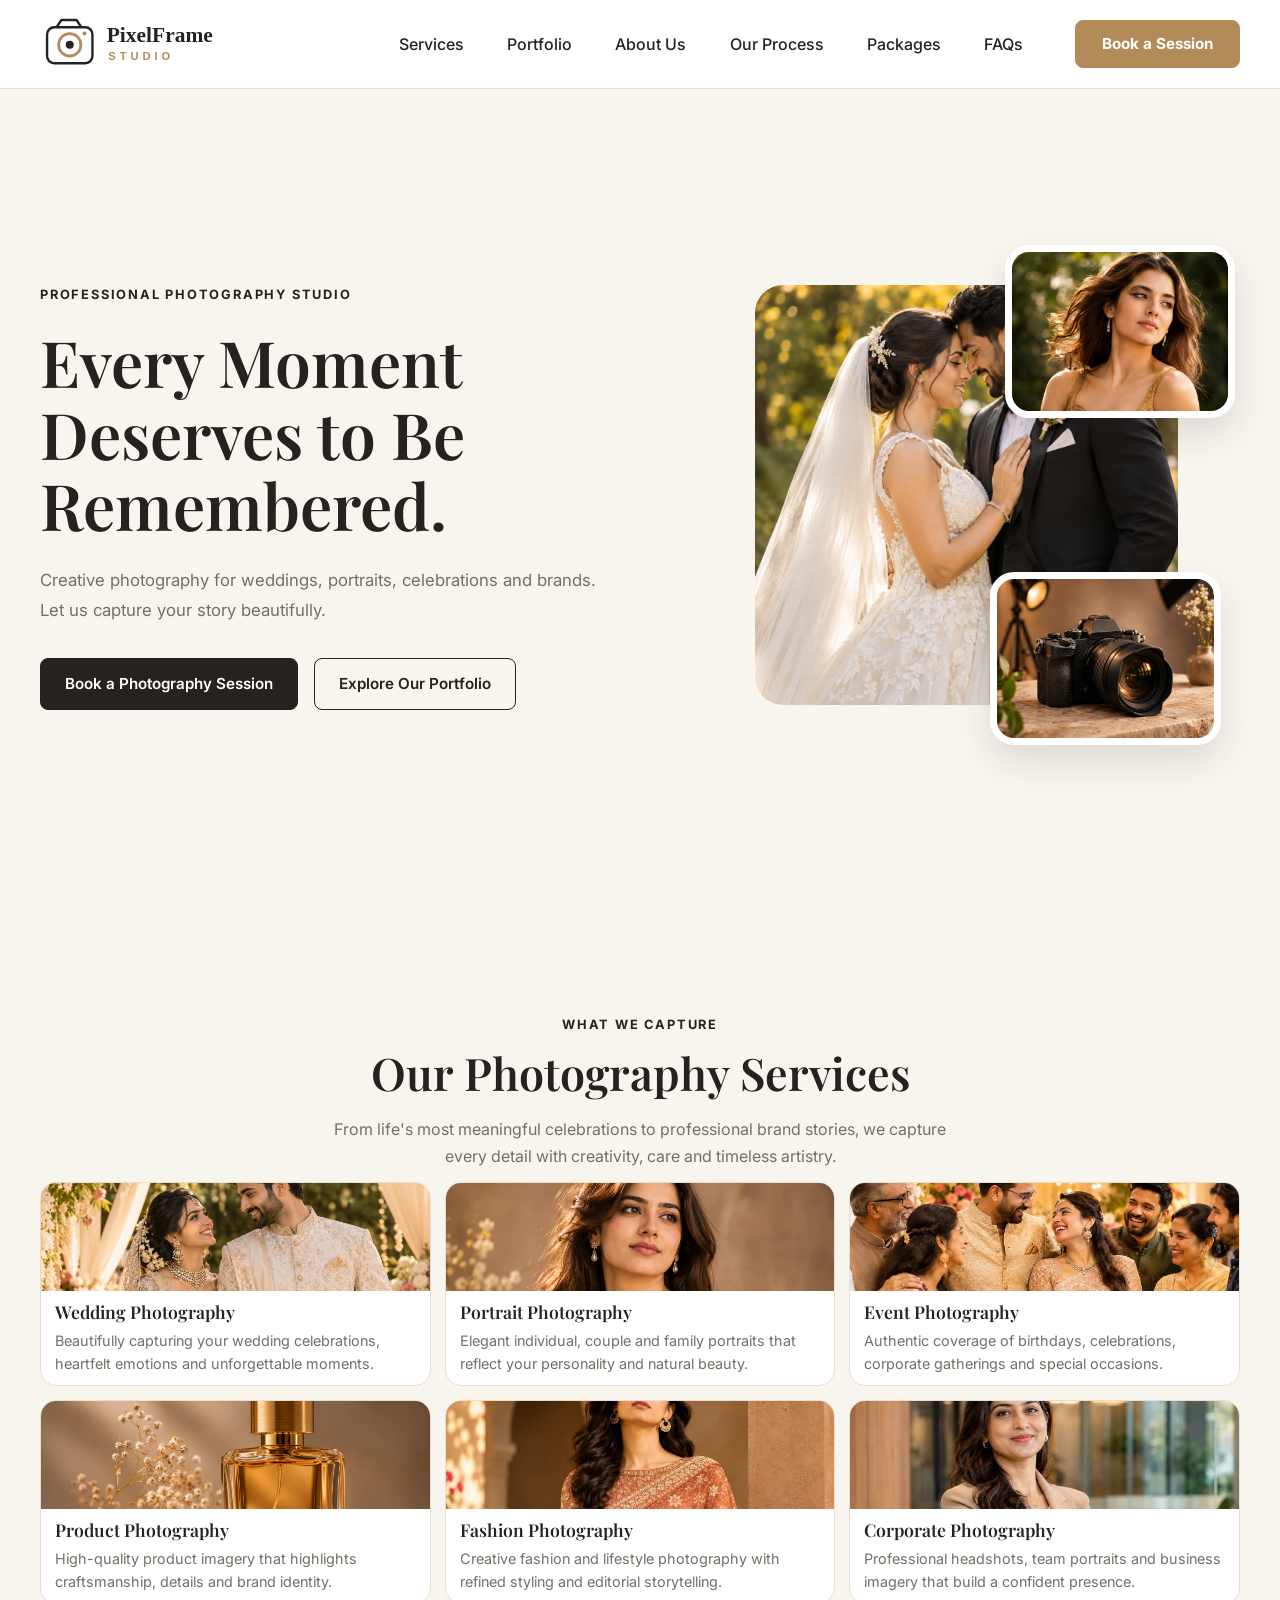
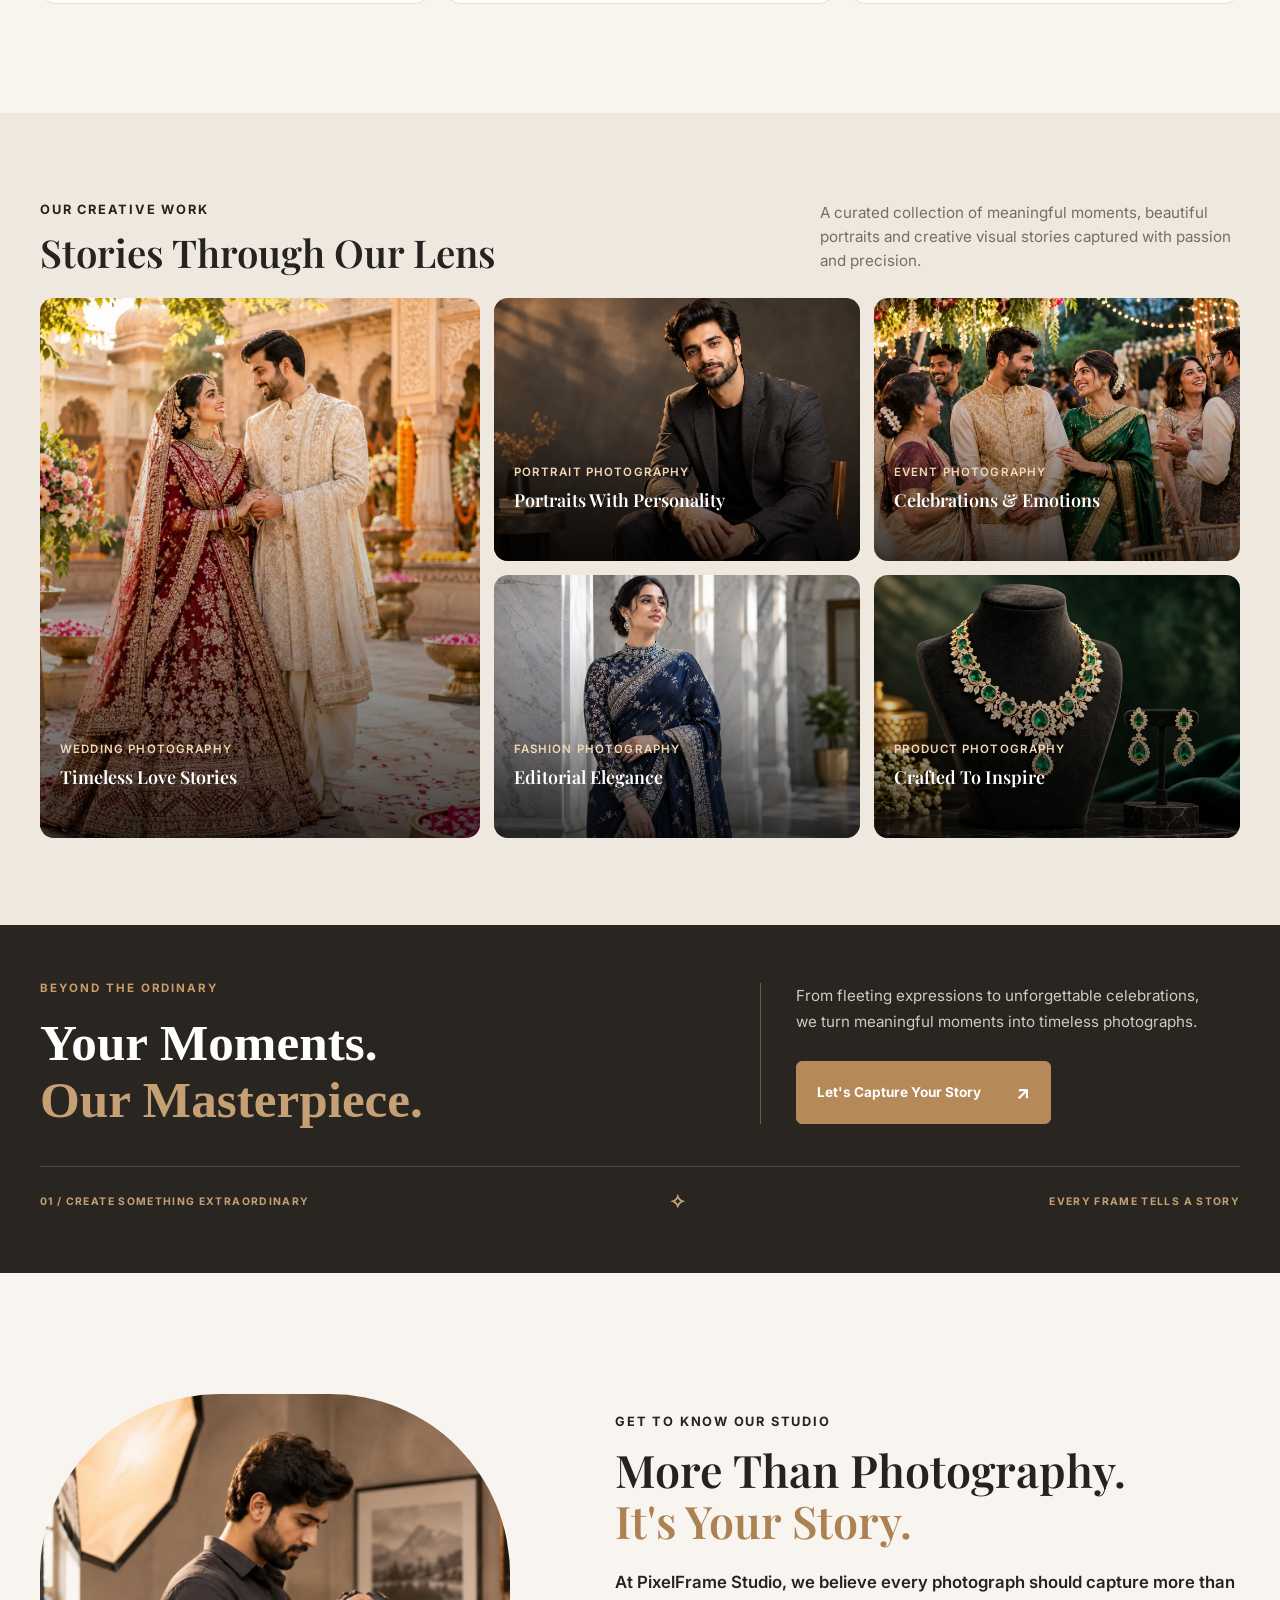
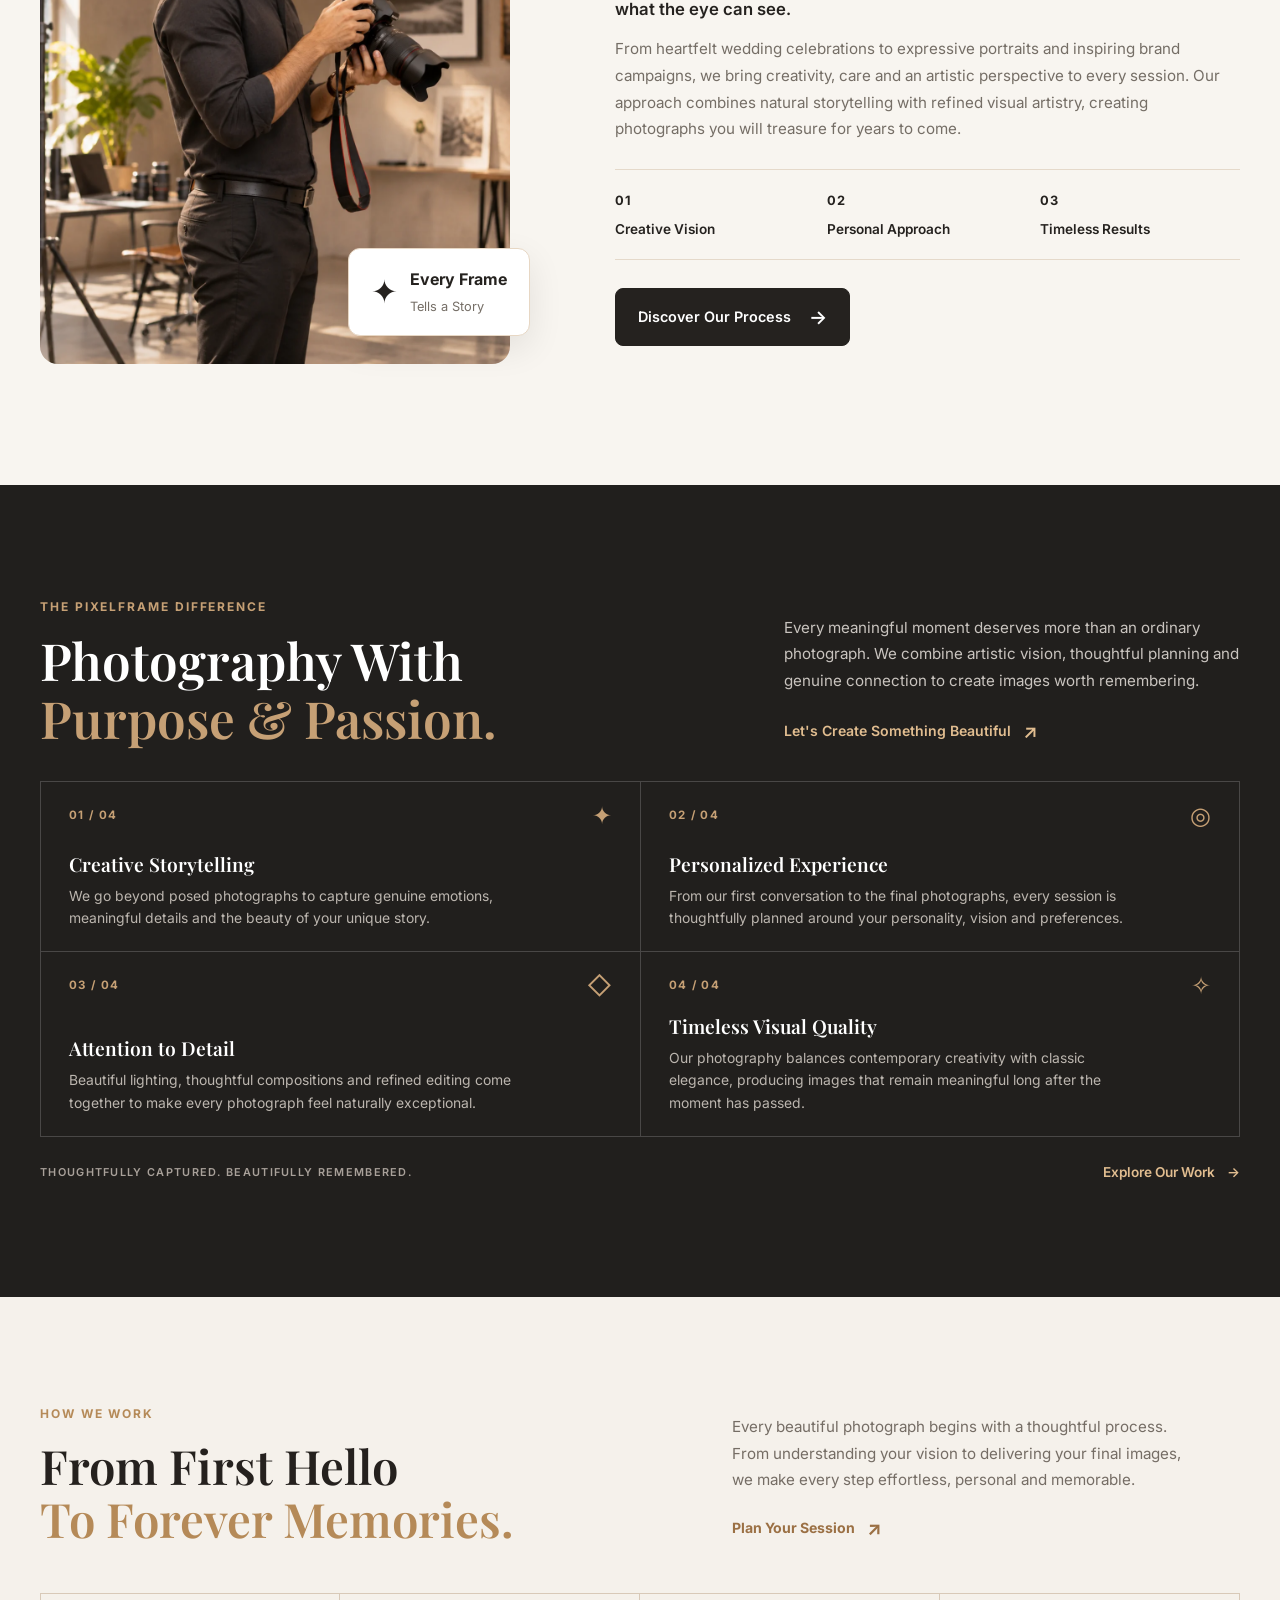
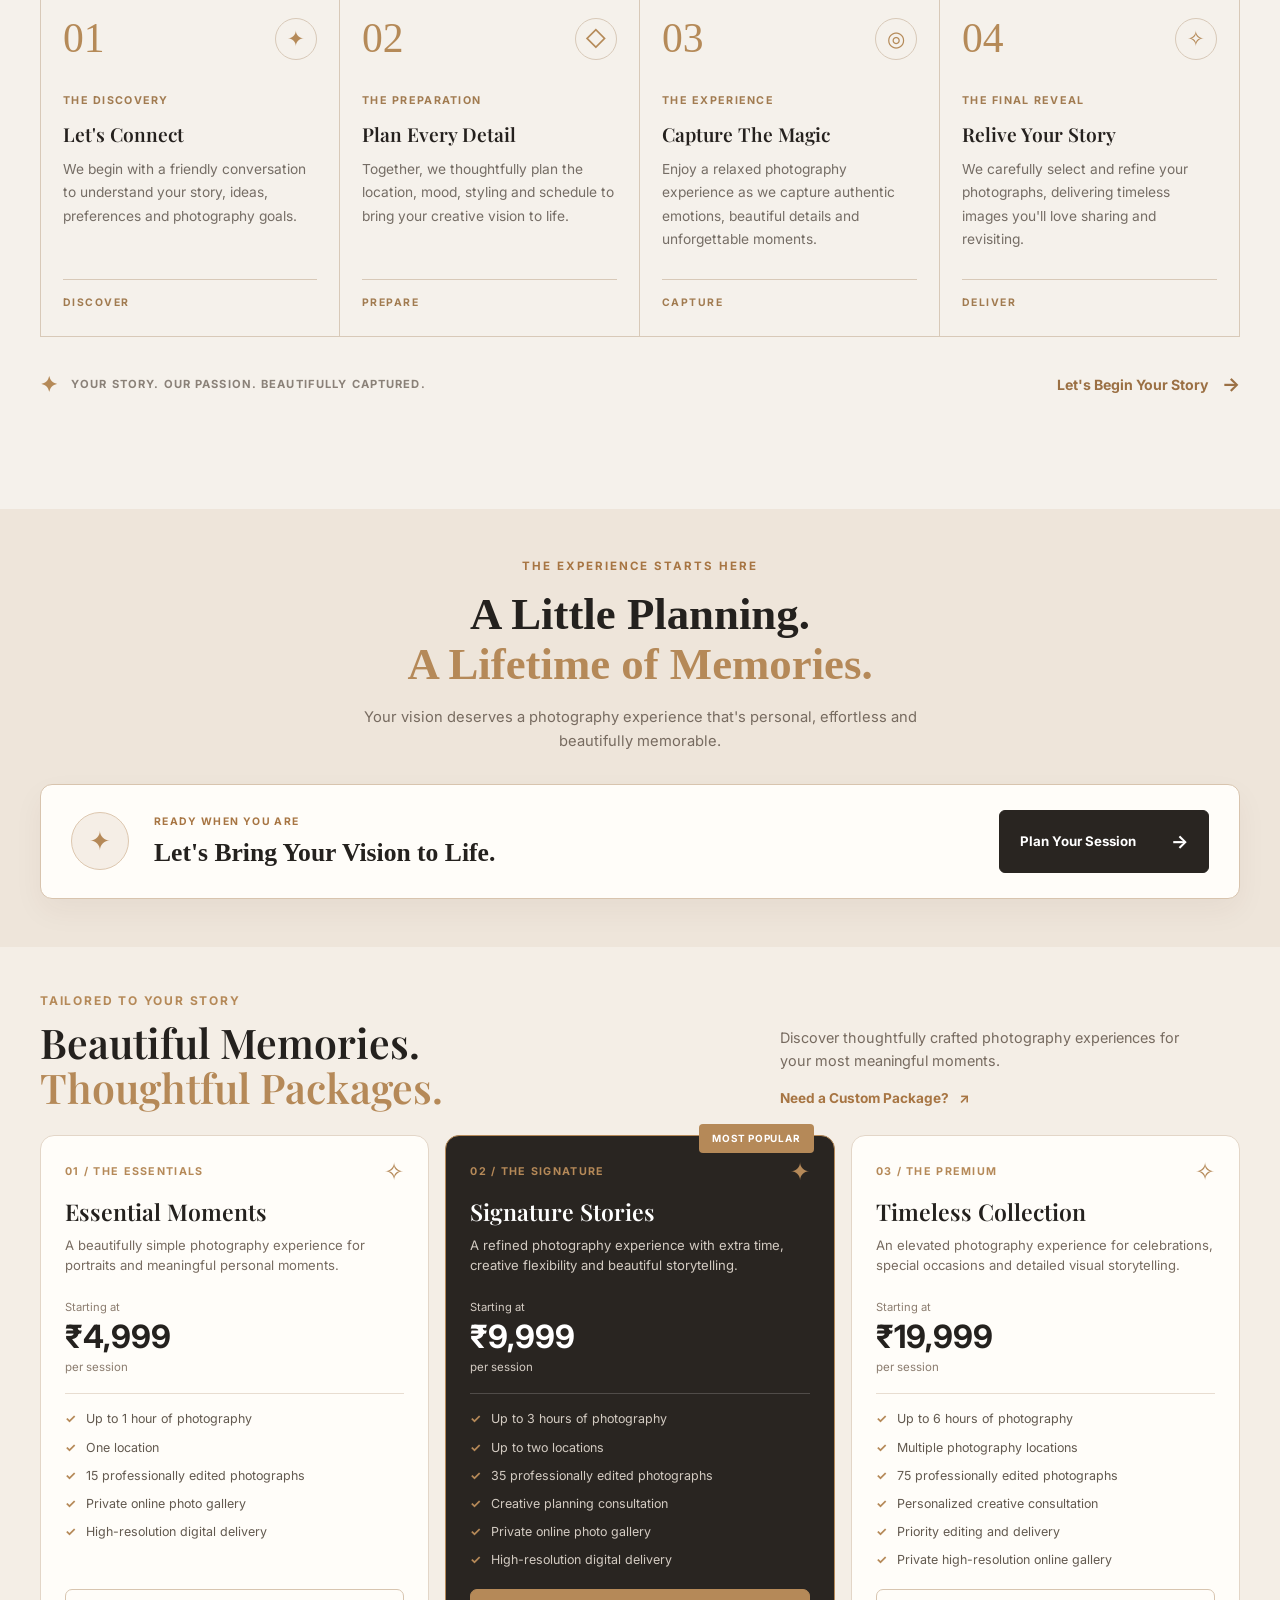
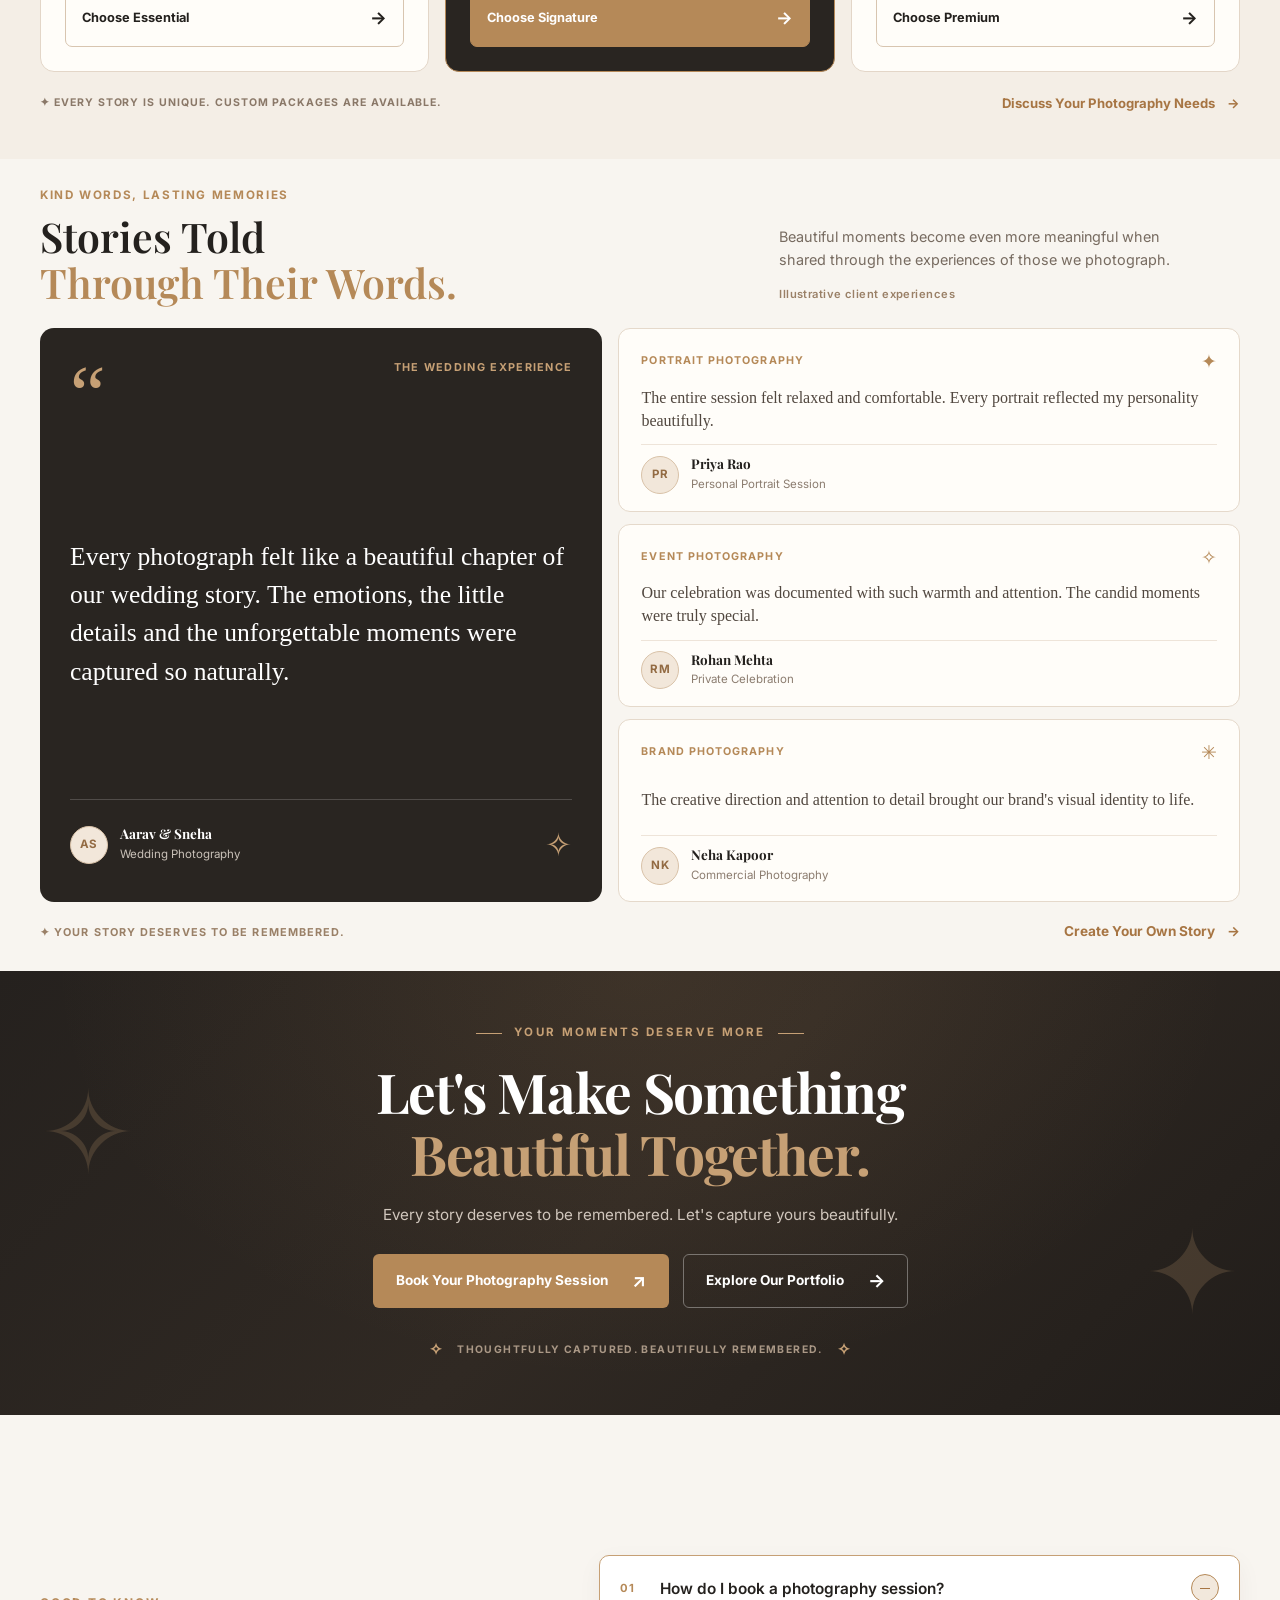
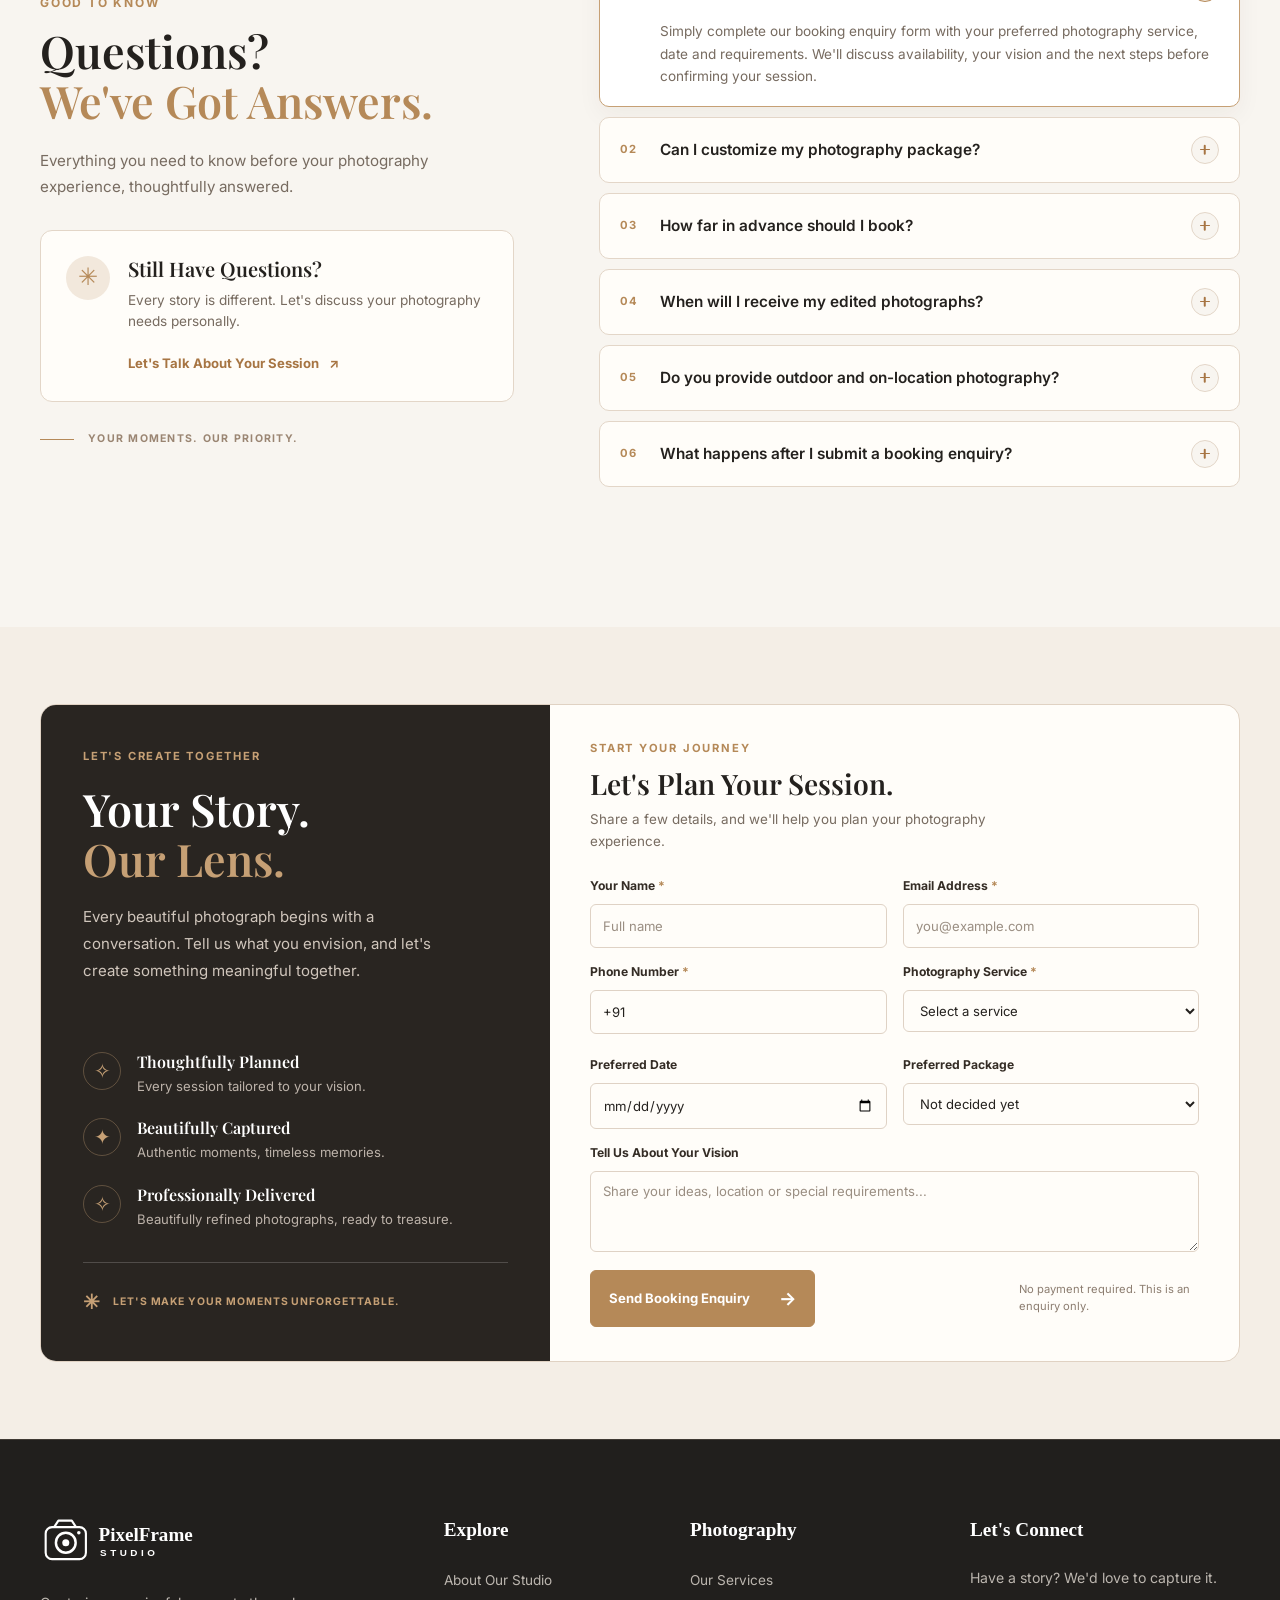
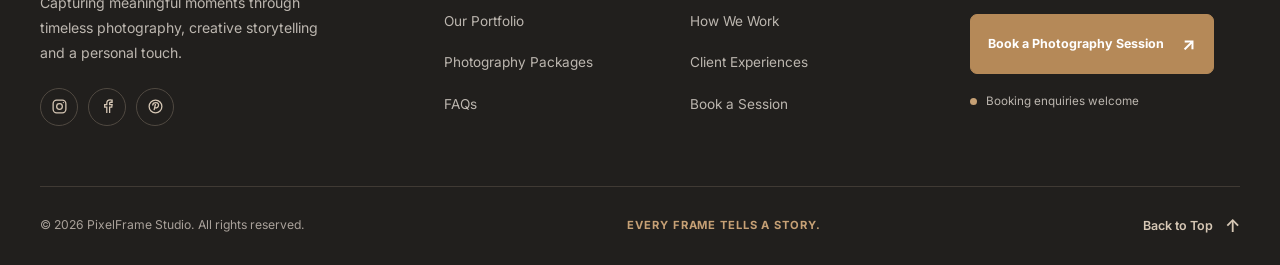
<file: index.html>
<!doctype html>
<html lang="en">
  <head>
    <!-- ==================================================
       DOCUMENT HEAD STARTED
  ================================================== -->
    <meta charset="UTF-8" />
    <meta name="viewport" content="width=device-width, initial-scale=1.0" />

    <title>PixelFrame Studio | Professional Photography Services</title>

    <meta
      name="description"
      content="Explore professional wedding, portrait, event, product and corporate photography at PixelFrame Studio. View our portfolio and enquire about a photography session."
    />

    <meta name="robots" content="index, follow" />
    <meta name="theme-color" content="#F8F5EF" />

    <!-- Brand Favicon Started -->
    <link
      rel="icon"
      type="image/svg+xml"
      href="assets/images/logo/pixelframe-favicon.svg"
    />
    <!-- Brand Favicon Ended -->

    <!-- Canonical URL Started -->
    <link
      rel="canonical"
      href="https://techglowsolutionsindia.github.io/pixelframe-studio/"
    />
    <!-- Canonical URL Ended -->

    <!-- Google Fonts -->
    <link rel="preconnect" href="https://fonts.googleapis.com" />
    <link rel="preconnect" href="https://fonts.gstatic.com" crossorigin />

    <link
      href="https://fonts.googleapis.com/css2?family=Inter:wght@400;500;600;700&family=Playfair+Display:wght@400;500;600;700&display=swap"
      rel="stylesheet"
    />

    <!-- Global Stylesheets -->
    <link rel="stylesheet" href="assets/css/variables.css" />
    <link rel="stylesheet" href="assets/css/base.css" />
    <link rel="stylesheet" href="assets/css/layout.css" />

    <!-- Component Stylesheets -->
    <link rel="stylesheet" href="assets/css/buttons.css" />
    <link rel="stylesheet" href="assets/css/cards.css" />
    <link rel="stylesheet" href="assets/css/components/forms.css" />

    <!-- Header And Footer -->
    <link rel="stylesheet" href="assets/css/header.css" />
    <link rel="stylesheet" href="assets/css/footer.css" />

    <!-- Landing Page Styles -->
    <link rel="stylesheet" href="assets/css/landing-page.css" />

    <!-- Centralized Responsive Styles -->
    <link rel="stylesheet" href="assets/css/responsive.css" />

    <!-- ==================================================
       DOCUMENT HEAD ENDED
  ================================================== -->
  </head>

  <body id="top">
    <!-- ==================================================
       LANDING PAGE STARTED
  ================================================== -->

    <!-- ==================================================
     WEBSITE HEADER STARTED
================================================== -->
    <header class="site-header" id="site-header">
      <div class="container header-container">
        <!-- Header Brand Logo Started -->
        <a
          href="#top"
          class="header-logo"
          aria-label="PixelFrame Studio - Back to top"
        >
          <img
            src="assets/images/logo/pixelframe-logo.svg"
            alt="PixelFrame Studio"
            width="340"
            height="90"
          />
        </a>
        <!-- Header Brand Logo Ended -->

        <!-- Desktop Navigation Started -->
        <nav
          class="header-nav"
          id="primary-navigation"
          aria-label="Main navigation"
        >
          <ul class="header-nav-list">
            <li><a href="#services" class="header-nav-link">Services</a></li>
            <li><a href="#portfolio" class="header-nav-link">Portfolio</a></li>
            <li><a href="#about" class="header-nav-link">About Us</a></li>
            <li><a href="#process" class="header-nav-link">Our Process</a></li>
            <li><a href="#packages" class="header-nav-link">Packages</a></li>
            <li><a href="#faqs" class="header-nav-link">FAQs</a></li>
          </ul>
        </nav>
        <!-- Desktop Navigation Ended -->

        <!-- Header Actions Started -->
        <div class="header-actions">
          <a href="#booking" class="btn btn-primary header-cta">
            Book a Session
          </a>

          <button
            type="button"
            class="header-menu-toggle"
            id="header-menu-toggle"
            aria-label="Open navigation menu"
            aria-controls="primary-navigation"
            aria-expanded="false"
          >
            <svg
              xmlns="http://www.w3.org/2000/svg"
              width="24"
              height="24"
              viewBox="0 0 24 24"
              fill="none"
              stroke="currentColor"
              stroke-width="2"
              stroke-linecap="round"
              stroke-linejoin="round"
              aria-hidden="true"
            >
              <path d="M4 7h16M4 12h16M4 17h16" />
            </svg>
          </button>
        </div>
        <!-- Header Actions Ended -->
      </div>
    </header>

    <!-- Mobile Navigation Backdrop Started -->
    <div class="header-nav-backdrop" aria-hidden="true"></div>
    <!-- Mobile Navigation Backdrop Ended -->
    <!-- ==================================================
     WEBSITE HEADER ENDED
================================================== -->

    <main id="main-content" class="landing-page">
      <!-- =================================================
           1. HERO SECTION STARTED
      ================================================== -->
      <section id="hero" class="hero-section" aria-label="Introduction">
        <div class="container hero-container">
          <div class="hero-content">
            <span class="hero-eyebrow">Professional Photography Studio</span>
            <h1 class="hero-title">Every Moment Deserves to Be Remembered.</h1>
            <p class="hero-description">
              Creative photography for weddings, portraits, celebrations and
              brands. Let us capture your story beautifully.
            </p>
            <div class="hero-actions">
              <a href="#booking" class="btn btn-primary btn-lg">
                Book a Photography Session
              </a>
              <a href="#portfolio" class="btn btn-secondary btn-lg">
                Explore Our Portfolio
              </a>
            </div>
          </div>

          <!-- Hero Photography Visual Started -->
          <div class="hero-visual">
            <div class="hero-image-frame">
              <img
                src="assets/images/hero/hero-wedding.webp"
                alt="Indian bride and groom sharing a romantic moment during an outdoor wedding photoshoot"
                class="hero-image"
                width="800"
                height="1000"
                fetchpriority="high"
              />
            </div>

            <div class="hero-floating-image hero-portrait">
              <img
                src="assets/images/hero/hero-portrait.webp"
                alt="Professional editorial portrait of an Indian woman"
                width="400"
                height="300"
                loading="lazy"
              />
            </div>

            <div class="hero-floating-image hero-camera">
              <img
                src="assets/images/hero/hero-camera.webp"
                alt="Professional mirrorless camera with portrait lens"
                width="400"
                height="300"
                loading="lazy"
              />
            </div>
          </div>
          <!-- Hero Photography Visual Ended -->
        </div>
      </section>
      <!-- =================================================
           1. HERO SECTION ENDED
      ================================================== -->

      <!-- =================================================
           2. SERVICES SECTION STARTED
      ================================================== -->
      <section
        id="services"
        class="section services-section"
        aria-labelledby="services-title"
      >
        <div class="container">
          <!-- Services Header Started -->
          <div class="services-header">
            <span class="section-eyebrow">What We Capture</span>
            <h2 id="services-title" class="section-title">
              Our Photography Services
            </h2>
            <p class="section-description">
              From life's most meaningful celebrations to professional brand
              stories, we capture every detail with creativity, care and
              timeless artistry.
            </p>
          </div>
          <!-- Services Header Ended -->

          <!-- Services Grid Started -->
          <div class="services-grid">
            <article class="service-card">
              <div class="service-card-image">
                <img
                  src="assets/images/services/wedding-photography.webp"
                  alt="Bride and groom during a romantic wedding photography session"
                  width="600"
                  height="450"
                  loading="lazy"
                />
              </div>
              <div class="service-card-content">
                <h3>Wedding Photography</h3>
                <p>
                  Beautifully capturing your wedding celebrations, heartfelt
                  emotions and unforgettable moments.
                </p>
              </div>
            </article>

            <article class="service-card">
              <div class="service-card-image">
                <img
                  src="assets/images/services/portrait-photography.webp"
                  alt="Professional portrait photography session"
                  width="600"
                  height="450"
                  loading="lazy"
                />
              </div>
              <div class="service-card-content">
                <h3>Portrait Photography</h3>
                <p>
                  Elegant individual, couple and family portraits that reflect
                  your personality and natural beauty.
                </p>
              </div>
            </article>

            <article class="service-card">
              <div class="service-card-image">
                <img
                  src="assets/images/services/event-photography.webp"
                  alt="Professional photography at a special celebration"
                  width="600"
                  height="450"
                  loading="lazy"
                />
              </div>
              <div class="service-card-content">
                <h3>Event Photography</h3>
                <p>
                  Authentic coverage of birthdays, celebrations, corporate
                  gatherings and special occasions.
                </p>
              </div>
            </article>

            <article class="service-card">
              <div class="service-card-image">
                <img
                  src="assets/images/services/product-photography.webp"
                  alt="Premium commercial product photography setup"
                  width="600"
                  height="450"
                  loading="lazy"
                />
              </div>
              <div class="service-card-content">
                <h3>Product Photography</h3>
                <p>
                  High-quality product imagery that highlights craftsmanship,
                  details and brand identity.
                </p>
              </div>
            </article>

            <article class="service-card">
              <div class="service-card-image">
                <img
                  src="assets/images/services/fashion-photography.webp"
                  alt="Professional fashion editorial photography"
                  width="600"
                  height="450"
                  loading="lazy"
                />
              </div>
              <div class="service-card-content">
                <h3>Fashion Photography</h3>
                <p>
                  Creative fashion and lifestyle photography with refined
                  styling and editorial storytelling.
                </p>
              </div>
            </article>

            <article class="service-card">
              <div class="service-card-image">
                <img
                  src="assets/images/services/corporate-photography.webp"
                  alt="Professional corporate headshot photography"
                  width="600"
                  height="450"
                  loading="lazy"
                />
              </div>
              <div class="service-card-content">
                <h3>Corporate Photography</h3>
                <p>
                  Professional headshots, team portraits and business imagery
                  that build a confident presence.
                </p>
              </div>
            </article>
          </div>
          <!-- Services Grid Ended -->
        </div>
      </section>
      <!-- =================================================
           2. SERVICES SECTION ENDED
      ================================================== -->

      <!-- =================================================
     3. FEATURED PORTFOLIO SECTION STARTED
================================================== -->
      <section id="portfolio" class="section portfolio-section">
        <div class="container portfolio-container">
          <!-- Portfolio Introduction Started -->
          <div class="portfolio-header">
            <div class="portfolio-heading">
              <span class="section-eyebrow">OUR CREATIVE WORK</span>
              <h2 class="section-title">Stories Through Our Lens</h2>
            </div>

            <p class="portfolio-intro">
              A curated collection of meaningful moments, beautiful portraits
              and creative visual stories captured with passion and precision.
            </p>
          </div>
          <!-- Portfolio Introduction Ended -->

          <!-- Portfolio Gallery Started -->
          <div class="portfolio-gallery">
            <a
              href="assets/images/portfolio/portfolio-wedding.webp"
              class="portfolio-item portfolio-item-featured"
              target="_blank"
              rel="noopener noreferrer"
              aria-label="View wedding photography image"
            >
              <img
                src="assets/images/portfolio/portfolio-wedding.webp"
                alt="Elegant Indian wedding couple captured in a romantic editorial photograph"
                width="900"
                height="1200"
                loading="lazy"
              />

              <div class="portfolio-overlay">
                <span class="portfolio-category">Wedding Photography</span>
                <h3>Timeless Love Stories</h3>
                <span class="portfolio-view">View Photograph ↗</span>
              </div>
            </a>

            <a
              href="assets/images/portfolio/portfolio-portrait.webp"
              class="portfolio-item"
              target="_blank"
              rel="noopener noreferrer"
              aria-label="View portrait photography image"
            >
              <img
                src="assets/images/portfolio/portfolio-portrait.webp"
                alt="Elegant professional portrait of an Indian woman"
                width="800"
                height="600"
                loading="lazy"
              />

              <div class="portfolio-overlay">
                <span class="portfolio-category">Portrait Photography</span>
                <h3>Portraits With Personality</h3>
                <span class="portfolio-view">View Photograph ↗</span>
              </div>
            </a>

            <a
              href="assets/images/portfolio/portfolio-event.webp"
              class="portfolio-item"
              target="_blank"
              rel="noopener noreferrer"
              aria-label="View event photography image"
            >
              <img
                src="assets/images/portfolio/portfolio-event.webp"
                alt="Joyful candid moments at an elegant Indian celebration"
                width="800"
                height="600"
                loading="lazy"
              />

              <div class="portfolio-overlay">
                <span class="portfolio-category">Event Photography</span>
                <h3>Celebrations & Emotions</h3>
                <span class="portfolio-view">View Photograph ↗</span>
              </div>
            </a>

            <a
              href="assets/images/portfolio/portfolio-fashion.webp"
              class="portfolio-item"
              target="_blank"
              rel="noopener noreferrer"
              aria-label="View fashion photography image"
            >
              <img
                src="assets/images/portfolio/portfolio-fashion.webp"
                alt="Luxury Indian fashion editorial portrait"
                width="800"
                height="600"
                loading="lazy"
              />

              <div class="portfolio-overlay">
                <span class="portfolio-category">Fashion Photography</span>
                <h3>Editorial Elegance</h3>
                <span class="portfolio-view">View Photograph ↗</span>
              </div>
            </a>

            <a
              href="assets/images/portfolio/portfolio-product.webp"
              class="portfolio-item"
              target="_blank"
              rel="noopener noreferrer"
              aria-label="View product photography image"
            >
              <img
                src="assets/images/portfolio/portfolio-product.webp"
                alt="Premium commercial photography of a luxury perfume bottle"
                width="800"
                height="600"
                loading="lazy"
              />

              <div class="portfolio-overlay">
                <span class="portfolio-category">Product Photography</span>
                <h3>Crafted To Inspire</h3>
                <span class="portfolio-view">View Photograph ↗</span>
              </div>
            </a>
          </div>
          <!-- Portfolio Gallery Ended -->
        </div>
      </section>
      <!-- =================================================
     3. FEATURED PORTFOLIO SECTION ENDED
================================================== -->

      <!-- =================================================
           4. CTA BANNER 1 SECTION STARTED
      ================================================== -->
      <section
        id="portfolio-cta"
        class="section-short portfolio-cta-section"
        aria-labelledby="portfolio-cta-title"
      >
        <div class="portfolio-cta-container">
          <!-- CTA Content Started -->
          <div class="portfolio-cta-content">
            <div class="portfolio-cta-heading">
              <span class="portfolio-cta-eyebrow"> BEYOND THE ORDINARY </span>

              <h2 id="portfolio-cta-title" class="portfolio-cta-title">
                Your Moments.
                <span>Our Masterpiece.</span>
              </h2>
            </div>

            <div class="portfolio-cta-details">
              <p>
                From fleeting expressions to unforgettable celebrations, we turn
                meaningful moments into timeless photographs.
              </p>

              <a href="#booking" class="portfolio-cta-button">
                <span>Let's Capture Your Story</span>
                <span aria-hidden="true">↗</span>
              </a>
            </div>
          </div>
          <!-- CTA Content Ended -->

          <!-- CTA Decorative Line Started -->
          <div class="portfolio-cta-bottom">
            <span>01 / CREATE SOMETHING EXTRAORDINARY</span>
            <span aria-hidden="true">✧</span>
            <span>EVERY FRAME TELLS A STORY</span>
          </div>
          <!-- CTA Decorative Line Ended -->
        </div>
      </section>
      <!-- =================================================
           4. CTA BANNER 1 SECTION ENDED
      ================================================== -->

      <!-- =================================================
           5. ABOUT US SECTION STARTED
      ================================================== -->
      <section id="about" class="section about-section">
        <div class="container about-container">
          <!-- About Visual Started -->
          <div class="about-visual">
            <div class="about-image-frame">
              <img
                src="assets/images/about/about-studio.webp"
                alt="Professional photographer working in a premium photography studio"
                width="800"
                height="1000"
                loading="lazy"
                decoding="async"
              />
            </div>

            <div class="about-experience">
              <span class="about-experience-icon" aria-hidden="true">✦</span>
              <span class="about-experience-text">
                <strong>Every Frame</strong>
                <small>Tells a Story</small>
              </span>
            </div>
          </div>
          <!-- About Visual Ended -->

          <!-- About Content Started -->
          <div class="about-content">
            <span class="section-eyebrow">GET TO KNOW OUR STUDIO</span>

            <h2 class="section-title">
              More Than Photography.
              <span>It's Your Story.</span>
            </h2>

            <p class="about-lead">
              At PixelFrame Studio, we believe every photograph should capture
              more than what the eye can see.
            </p>

            <p class="about-description">
              From heartfelt wedding celebrations to expressive portraits and
              inspiring brand campaigns, we bring creativity, care and an
              artistic perspective to every session. Our approach combines
              natural storytelling with refined visual artistry, creating
              photographs you will treasure for years to come.
            </p>

            <!-- About Highlights Started -->
            <div class="about-highlights">
              <div class="about-highlight">
                <span class="about-highlight-number">01</span>
                <span class="about-highlight-title">Creative Vision</span>
              </div>

              <div class="about-highlight">
                <span class="about-highlight-number">02</span>
                <span class="about-highlight-title">Personal Approach</span>
              </div>

              <div class="about-highlight">
                <span class="about-highlight-number">03</span>
                <span class="about-highlight-title">Timeless Results</span>
              </div>
            </div>
            <!-- About Highlights Ended -->

            <a href="#process" class="about-button">
              Discover Our Process
              <span aria-hidden="true">→</span>
            </a>
          </div>
          <!-- About Content Ended -->
        </div>
      </section>
      <!-- =================================================
           5. ABOUT US SECTION ENDED
      ================================================== -->

      <!-- =================================================
     6. WHY CHOOSE US SECTION STARTED
================================================== -->
      <section
        id="why-choose-us"
        class="section why-choose-section"
        aria-labelledby="why-choose-title"
      >
        <div class="container why-choose-container">
          <!-- Why Choose Header Started -->
          <div class="why-choose-header">
            <div class="why-choose-heading">
              <span class="section-eyebrow">THE PIXELFRAME DIFFERENCE</span>

              <h2 id="why-choose-title" class="section-title">
                Photography With
                <span>Purpose & Passion.</span>
              </h2>
            </div>

            <div class="why-choose-intro">
              <p>
                Every meaningful moment deserves more than an ordinary
                photograph. We combine artistic vision, thoughtful planning and
                genuine connection to create images worth remembering.
              </p>

              <a href="#booking" class="why-choose-link">
                Let's Create Something Beautiful
                <span aria-hidden="true">↗</span>
              </a>
            </div>
          </div>
          <!-- Why Choose Header Ended -->

          <!-- Why Choose Features Started -->
          <div class="why-choose-grid">
            <article class="why-choose-item">
              <div class="why-choose-item-top">
                <span class="why-choose-number">01 / 04</span>
                <span class="why-choose-symbol" aria-hidden="true">✦</span>
              </div>

              <div class="why-choose-item-content">
                <h3>Creative Storytelling</h3>
                <p>
                  We go beyond posed photographs to capture genuine emotions,
                  meaningful details and the beauty of your unique story.
                </p>
              </div>
            </article>

            <article class="why-choose-item">
              <div class="why-choose-item-top">
                <span class="why-choose-number">02 / 04</span>
                <span class="why-choose-symbol" aria-hidden="true">◎</span>
              </div>

              <div class="why-choose-item-content">
                <h3>Personalized Experience</h3>
                <p>
                  From our first conversation to the final photographs, every
                  session is thoughtfully planned around your personality,
                  vision and preferences.
                </p>
              </div>
            </article>

            <article class="why-choose-item">
              <div class="why-choose-item-top">
                <span class="why-choose-number">03 / 04</span>
                <span class="why-choose-symbol" aria-hidden="true">◇</span>
              </div>

              <div class="why-choose-item-content">
                <h3>Attention to Detail</h3>
                <p>
                  Beautiful lighting, thoughtful compositions and refined
                  editing come together to make every photograph feel naturally
                  exceptional.
                </p>
              </div>
            </article>

            <article class="why-choose-item">
              <div class="why-choose-item-top">
                <span class="why-choose-number">04 / 04</span>
                <span class="why-choose-symbol" aria-hidden="true">✧</span>
              </div>

              <div class="why-choose-item-content">
                <h3>Timeless Visual Quality</h3>
                <p>
                  Our photography balances contemporary creativity with classic
                  elegance, producing images that remain meaningful long after
                  the moment has passed.
                </p>
              </div>
            </article>
          </div>
          <!-- Why Choose Features Ended -->

          <!-- Why Choose Footer Started -->
          <div class="why-choose-footer">
            <span>THOUGHTFULLY CAPTURED. BEAUTIFULLY REMEMBERED.</span>

            <a href="#portfolio">
              Explore Our Work
              <span aria-hidden="true">→</span>
            </a>
          </div>
          <!-- Why Choose Footer Ended -->
        </div>
      </section>
      <!-- =================================================
     6. WHY CHOOSE US SECTION ENDED
================================================== -->

      <!-- =================================================
           7. OUR PHOTOGRAPHY PROCESS SECTION STARTED
      ================================================== -->
      <section id="process" class="section process-section">
        <div class="process-container">
          <!-- Process Header Started -->
          <div class="process-header">
            <div class="process-heading">
              <span class="process-eyebrow">HOW WE WORK</span>
              <h2 class="process-title">
                From First Hello
                <span>To Forever Memories.</span>
              </h2>
            </div>

            <div class="process-intro">
              <p>
                Every beautiful photograph begins with a thoughtful process.
                From understanding your vision to delivering your final images,
                we make every step effortless, personal and memorable.
              </p>
              <a href="#booking" class="process-header-link">
                Plan Your Session <span aria-hidden="true">↗</span>
              </a>
            </div>
          </div>
          <!-- Process Header Ended -->

          <!-- Process Timeline Started -->
          <div class="process-timeline">
            <!-- Step 01 Started -->
            <article class="process-step">
              <div class="process-step-top">
                <span class="process-step-number">01</span>
                <span class="process-step-icon" aria-hidden="true">✦</span>
              </div>

              <div class="process-step-content">
                <span class="process-step-label">THE DISCOVERY</span>
                <h3>Let's Connect</h3>
                <p>
                  We begin with a friendly conversation to understand your
                  story, ideas, preferences and photography goals.
                </p>
              </div>

              <span class="process-step-bottom" aria-hidden="true">
                DISCOVER
              </span>
            </article>
            <!-- Step 01 Ended -->

            <!-- Step 02 Started -->
            <article class="process-step">
              <div class="process-step-top">
                <span class="process-step-number">02</span>
                <span class="process-step-icon" aria-hidden="true">◇</span>
              </div>

              <div class="process-step-content">
                <span class="process-step-label">THE PREPARATION</span>
                <h3>Plan Every Detail</h3>
                <p>
                  Together, we thoughtfully plan the location, mood, styling and
                  schedule to bring your creative vision to life.
                </p>
              </div>

              <span class="process-step-bottom" aria-hidden="true">
                PREPARE
              </span>
            </article>
            <!-- Step 02 Ended -->

            <!-- Step 03 Started -->
            <article class="process-step">
              <div class="process-step-top">
                <span class="process-step-number">03</span>
                <span class="process-step-icon" aria-hidden="true">◎</span>
              </div>

              <div class="process-step-content">
                <span class="process-step-label">THE EXPERIENCE</span>
                <h3>Capture The Magic</h3>
                <p>
                  Enjoy a relaxed photography experience as we capture authentic
                  emotions, beautiful details and unforgettable moments.
                </p>
              </div>

              <span class="process-step-bottom" aria-hidden="true">
                CAPTURE
              </span>
            </article>
            <!-- Step 03 Ended -->

            <!-- Step 04 Started -->
            <article class="process-step">
              <div class="process-step-top">
                <span class="process-step-number">04</span>
                <span class="process-step-icon" aria-hidden="true">✧</span>
              </div>

              <div class="process-step-content">
                <span class="process-step-label">THE FINAL REVEAL</span>
                <h3>Relive Your Story</h3>
                <p>
                  We carefully select and refine your photographs, delivering
                  timeless images you'll love sharing and revisiting.
                </p>
              </div>

              <span class="process-step-bottom" aria-hidden="true">
                DELIVER
              </span>
            </article>
            <!-- Step 04 Ended -->
          </div>
          <!-- Process Timeline Ended -->

          <!-- Process Footer Started -->
          <div class="process-footer">
            <p>
              <span aria-hidden="true">✦</span>
              YOUR STORY. OUR PASSION. BEAUTIFULLY CAPTURED.
            </p>

            <a href="#booking" class="process-footer-link">
              Let's Begin Your Story
              <span aria-hidden="true">→</span>
            </a>
          </div>
          <!-- Process Footer Ended -->
        </div>
      </section>
      <!-- =================================================
           7. OUR PHOTOGRAPHY PROCESS SECTION ENDED
      ================================================== -->

      <!-- =================================================
           8. CTA BANNER 2 SECTION STARTED
      ================================================== -->
      <section
        id="experience-cta"
        class="section-short experience-cta-section"
        aria-labelledby="experience-cta-title"
      >
        <div class="experience-cta-container">
          <!-- CTA Introduction Started -->
          <div class="experience-cta-intro">
            <span class="experience-cta-eyebrow">
              THE EXPERIENCE STARTS HERE
            </span>

            <h2 id="experience-cta-title" class="experience-cta-title">
              A Little Planning.
              <span>A Lifetime of Memories.</span>
            </h2>

            <p>
              Your vision deserves a photography experience that's personal,
              effortless and beautifully memorable.
            </p>
          </div>
          <!-- CTA Introduction Ended -->

          <!-- CTA Action Panel Started -->
          <div class="experience-cta-panel">
            <div class="experience-cta-panel-icon" aria-hidden="true">✦</div>

            <div class="experience-cta-panel-content">
              <span>READY WHEN YOU ARE</span>
              <h3>Let's Bring Your Vision to Life.</h3>
            </div>

            <a href="#booking" class="experience-cta-button">
              <span>Plan Your Session</span>
              <span aria-hidden="true">→</span>
            </a>
          </div>
          <!-- CTA Action Panel Ended -->
        </div>
      </section>
      <!-- =================================================
           8. CTA BANNER 2 SECTION ENDED
      ================================================== -->

      <!-- =================================================
           9. PHOTOGRAPHY PACKAGES SECTION STARTED
      ================================================== -->
      <section id="packages" class="section packages-section">
        <div class="packages-container">
          <!-- Packages Header Started -->
          <div class="packages-header">
            <div class="packages-heading">
              <span class="section-eyebrow">TAILORED TO YOUR STORY</span>
              <h2 class="section-title">
                Beautiful Memories.
                <span>Thoughtful Packages.</span>
              </h2>
            </div>

            <div class="packages-intro">
              <p>
                Discover thoughtfully crafted photography experiences for your
                most meaningful moments.
              </p>
              <a href="#booking" class="packages-header-link">
                Need a Custom Package? <span aria-hidden="true">↗</span>
              </a>
            </div>
          </div>
          <!-- Packages Header Ended -->

          <!-- Packages Grid Started -->
          <div class="packages-grid">
            <!-- Essential Package Started -->
            <article class="package-card">
              <div class="package-card-top">
                <span class="package-label">01 / THE ESSENTIALS</span>
                <span class="package-icon" aria-hidden="true">✧</span>
              </div>

              <h3>Essential Moments</h3>
              <p class="package-description">
                A beautifully simple photography experience for portraits and
                meaningful personal moments.
              </p>

              <div class="package-price">
                <span class="package-price-prefix">Starting at</span>
                <strong>₹4,999</strong>
                <span class="package-price-note">per session</span>
              </div>

              <div class="package-divider"></div>

              <ul class="package-features">
                <li>Up to 1 hour of photography</li>
                <li>One location</li>
                <li>15 professionally edited photographs</li>
                <li>Private online photo gallery</li>
                <li>High-resolution digital delivery</li>
              </ul>

              <a href="#booking" class="package-button">
                Choose Essential
                <span aria-hidden="true">→</span>
              </a>
            </article>
            <!-- Essential Package Ended -->

            <!-- Signature Package Started -->
            <article class="package-card package-card-featured">
              <div class="package-featured-badge">MOST POPULAR</div>

              <div class="package-card-top">
                <span class="package-label">02 / THE SIGNATURE</span>
                <span class="package-icon" aria-hidden="true">✦</span>
              </div>

              <h3>Signature Stories</h3>
              <p class="package-description">
                A refined photography experience with extra time, creative
                flexibility and beautiful storytelling.
              </p>

              <div class="package-price">
                <span class="package-price-prefix">Starting at</span>
                <strong>₹9,999</strong>
                <span class="package-price-note">per session</span>
              </div>

              <div class="package-divider"></div>

              <ul class="package-features">
                <li>Up to 3 hours of photography</li>
                <li>Up to two locations</li>
                <li>35 professionally edited photographs</li>
                <li>Creative planning consultation</li>
                <li>Private online photo gallery</li>
                <li>High-resolution digital delivery</li>
              </ul>

              <a href="#booking" class="package-button">
                Choose Signature
                <span aria-hidden="true">→</span>
              </a>
            </article>
            <!-- Signature Package Ended -->

            <!-- Premium Package Started -->
            <article class="package-card">
              <div class="package-card-top">
                <span class="package-label">03 / THE PREMIUM</span>
                <span class="package-icon" aria-hidden="true">✧</span>
              </div>

              <h3>Timeless Collection</h3>
              <p class="package-description">
                An elevated photography experience for celebrations, special
                occasions and detailed visual storytelling.
              </p>

              <div class="package-price">
                <span class="package-price-prefix">Starting at</span>
                <strong>₹19,999</strong>
                <span class="package-price-note">per session</span>
              </div>

              <div class="package-divider"></div>

              <ul class="package-features">
                <li>Up to 6 hours of photography</li>
                <li>Multiple photography locations</li>
                <li>75 professionally edited photographs</li>
                <li>Personalized creative consultation</li>
                <li>Priority editing and delivery</li>
                <li>Private high-resolution online gallery</li>
              </ul>

              <a href="#booking" class="package-button">
                Choose Premium
                <span aria-hidden="true">→</span>
              </a>
            </article>
            <!-- Premium Package Ended -->
          </div>
          <!-- Packages Grid Ended -->

          <!-- Packages Footer Started -->
          <div class="packages-footer">
            <span>
              ✦ EVERY STORY IS UNIQUE. CUSTOM PACKAGES ARE AVAILABLE.
            </span>
            <a href="#booking">
              Discuss Your Photography Needs
              <span aria-hidden="true">→</span>
            </a>
          </div>
          <!-- Packages Footer Ended -->
        </div>
      </section>
      <!-- =================================================
           9. PHOTOGRAPHY PACKAGES SECTION ENDED
      ================================================== -->

      <!-- =================================================
           10. TESTIMONIALS SECTION STARTED
      ================================================== -->
      <section id="testimonials" class="section testimonials-section">
        <div class="testimonials-container">
          <!-- Testimonials Header Started -->
          <div class="testimonials-header">
            <div class="testimonials-heading">
              <span class="section-eyebrow">KIND WORDS, LASTING MEMORIES</span>
              <h2 class="section-title">
                Stories Told
                <span>Through Their Words.</span>
              </h2>
            </div>

            <div class="testimonials-intro">
              <p>
                Beautiful moments become even more meaningful when shared
                through the experiences of those we photograph.
              </p>
              <span class="testimonials-demo-note">
                Illustrative client experiences
              </span>
            </div>
          </div>
          <!-- Testimonials Header Ended -->

          <!-- Testimonials Layout Started -->
          <div class="testimonials-layout">
            <!-- Featured Testimonial Started -->
            <article class="testimonial-featured">
              <div class="testimonial-featured-top">
                <span class="testimonial-quote-symbol" aria-hidden="true">
                  &ldquo;
                </span>
                <span class="testimonial-featured-label">
                  THE WEDDING EXPERIENCE
                </span>
              </div>

              <blockquote>
                Every photograph felt like a beautiful chapter of our wedding
                story. The emotions, the little details and the unforgettable
                moments were captured so naturally.
              </blockquote>

              <div class="testimonial-featured-bottom">
                <div class="testimonial-client">
                  <span class="testimonial-avatar" aria-hidden="true">
                    AS
                  </span>
                  <div>
                    <h3>Aarav &amp; Sneha</h3>
                    <p>Wedding Photography</p>
                  </div>
                </div>

                <span class="testimonial-decoration" aria-hidden="true">
                  ✧
                </span>
              </div>
            </article>
            <!-- Featured Testimonial Ended -->

            <!-- Secondary Testimonials Started -->
            <div class="testimonials-list">
              <article class="testimonial-card">
                <div class="testimonial-card-top">
                  <span class="testimonial-category">
                    PORTRAIT PHOTOGRAPHY
                  </span>
                  <span class="testimonial-card-symbol" aria-hidden="true">
                    ✦
                  </span>
                </div>

                <blockquote>
                  The entire session felt relaxed and comfortable. Every
                  portrait reflected my personality beautifully.
                </blockquote>

                <div class="testimonial-card-footer">
                  <div class="testimonial-client">
                    <span class="testimonial-avatar" aria-hidden="true">
                      PR
                    </span>
                    <div>
                      <h3>Priya Rao</h3>
                      <p>Personal Portrait Session</p>
                    </div>
                  </div>
                </div>
              </article>

              <article class="testimonial-card">
                <div class="testimonial-card-top">
                  <span class="testimonial-category"> EVENT PHOTOGRAPHY </span>
                  <span class="testimonial-card-symbol" aria-hidden="true">
                    ✧
                  </span>
                </div>

                <blockquote>
                  Our celebration was documented with such warmth and attention.
                  The candid moments were truly special.
                </blockquote>

                <div class="testimonial-card-footer">
                  <div class="testimonial-client">
                    <span class="testimonial-avatar" aria-hidden="true">
                      RM
                    </span>
                    <div>
                      <h3>Rohan Mehta</h3>
                      <p>Private Celebration</p>
                    </div>
                  </div>
                </div>
              </article>

              <article class="testimonial-card">
                <div class="testimonial-card-top">
                  <span class="testimonial-category"> BRAND PHOTOGRAPHY </span>
                  <span class="testimonial-card-symbol" aria-hidden="true">
                    ✳
                  </span>
                </div>

                <blockquote>
                  The creative direction and attention to detail brought our
                  brand's visual identity to life.
                </blockquote>

                <div class="testimonial-card-footer">
                  <div class="testimonial-client">
                    <span class="testimonial-avatar" aria-hidden="true">
                      NK
                    </span>
                    <div>
                      <h3>Neha Kapoor</h3>
                      <p>Commercial Photography</p>
                    </div>
                  </div>
                </div>
              </article>
            </div>
            <!-- Secondary Testimonials Ended -->
          </div>
          <!-- Testimonials Layout Ended -->

          <!-- Testimonials Footer Started -->
          <div class="testimonials-footer">
            <span> ✦ YOUR STORY DESERVES TO BE REMEMBERED. </span>

            <a href="#booking">
              Create Your Own Story
              <span aria-hidden="true">→</span>
            </a>
          </div>
          <!-- Testimonials Footer Ended -->
        </div>
      </section>
      <!-- =================================================
           10. TESTIMONIALS SECTION ENDED
      ================================================== -->

      <!-- =================================================
           11. CTA BANNER SECTION STARTED
      ================================================== -->
      <section
        id="final-cta"
        class="section-short final-cta-section"
        aria-labelledby="final-cta-title"
      >
        <div class="final-cta-container">
          <!-- CTA Decorative Elements Started -->
          <div
            class="final-cta-decoration final-cta-decoration-left"
            aria-hidden="true"
          >
            ✧
          </div>

          <div
            class="final-cta-decoration final-cta-decoration-right"
            aria-hidden="true"
          >
            ✦
          </div>
          <!-- CTA Decorative Elements Ended -->

          <!-- CTA Content Started -->
          <div class="final-cta-content">
            <span class="final-cta-eyebrow"> YOUR MOMENTS DESERVE MORE </span>

            <h2 id="final-cta-title" class="final-cta-title">
              Let's Make Something
              <span>Beautiful Together.</span>
            </h2>

            <p class="final-cta-description">
              Every story deserves to be remembered. Let's capture yours
              beautifully.
            </p>

            <!-- CTA Actions Started -->
            <div class="final-cta-actions">
              <a href="#booking" class="final-cta-button-primary">
                <span>Book Your Photography Session</span>
                <span aria-hidden="true">↗</span>
              </a>

              <a href="#portfolio" class="final-cta-button-secondary">
                <span>Explore Our Portfolio</span>
                <span aria-hidden="true">→</span>
              </a>
            </div>
            <!-- CTA Actions Ended -->

            <div class="final-cta-bottom-note">
              <span aria-hidden="true">✧</span>
              THOUGHTFULLY CAPTURED. BEAUTIFULLY REMEMBERED.
              <span aria-hidden="true">✧</span>
            </div>
          </div>
          <!-- CTA Content Ended -->
        </div>
      </section>
      <!-- =================================================
           11. CTA BANNER SECTION ENDED
      ================================================== -->

      <!-- =================================================
           12. FAQs SECTION STARTED
      ================================================== -->
      <section id="faqs" class="section faq-section">
        <div class="faq-container">
          <!-- FAQ Introduction Started -->
          <div class="faq-intro">
            <span class="section-eyebrow">GOOD TO KNOW</span>

            <h2 class="section-title">
              Questions?
              <span>We've Got Answers.</span>
            </h2>

            <p class="faq-intro-text">
              Everything you need to know before your photography experience,
              thoughtfully answered.
            </p>

            <div class="faq-help-card">
              <span class="faq-help-symbol" aria-hidden="true">✳</span>

              <div class="faq-help-content">
                <h3>Still Have Questions?</h3>
                <p>
                  Every story is different. Let's discuss your photography needs
                  personally.
                </p>

                <a href="#booking" class="faq-help-link">
                  Let's Talk About Your Session
                  <span aria-hidden="true">↗</span>
                </a>
              </div>
            </div>

            <div class="faq-intro-footer">
              <span class="faq-intro-line"></span>
              <span>YOUR MOMENTS. OUR PRIORITY.</span>
            </div>
          </div>
          <!-- FAQ Introduction Ended -->

          <!-- FAQ Accordion Started -->
          <div class="faq-accordion" aria-label="Frequently asked questions">
            <details class="faq-item" name="pixelframe-faq" open>
              <summary class="faq-question">
                <span class="faq-number">01</span>
                <span class="faq-question-text">
                  How do I book a photography session?
                </span>
                <span class="faq-toggle" aria-hidden="true"></span>
              </summary>

              <div class="faq-answer">
                <p>
                  Simply complete our booking enquiry form with your preferred
                  photography service, date and requirements. We'll discuss
                  availability, your vision and the next steps before confirming
                  your session.
                </p>
              </div>
            </details>

            <details class="faq-item" name="pixelframe-faq">
              <summary class="faq-question">
                <span class="faq-number">02</span>
                <span class="faq-question-text">
                  Can I customize my photography package?
                </span>
                <span class="faq-toggle" aria-hidden="true"></span>
              </summary>

              <div class="faq-answer">
                <p>
                  Absolutely. We can tailor the session duration, photography
                  locations, creative direction and deliverables around your
                  individual requirements. Contact us to discuss a personalized
                  quotation.
                </p>
              </div>
            </details>

            <details class="faq-item" name="pixelframe-faq">
              <summary class="faq-question">
                <span class="faq-number">03</span>
                <span class="faq-question-text">
                  How far in advance should I book?
                </span>
                <span class="faq-toggle" aria-hidden="true"></span>
              </summary>

              <div class="faq-answer">
                <p>
                  We recommend enquiring as early as possible, especially for
                  weddings and major celebrations. Availability depends on your
                  preferred date, location and photography requirements.
                </p>
              </div>
            </details>

            <details class="faq-item" name="pixelframe-faq">
              <summary class="faq-question">
                <span class="faq-number">04</span>
                <span class="faq-question-text">
                  When will I receive my edited photographs?
                </span>
                <span class="faq-toggle" aria-hidden="true"></span>
              </summary>

              <div class="faq-answer">
                <p>
                  Delivery timelines depend on the photography package, number
                  of images and editing requirements. We'll communicate the
                  expected turnaround time before your booking is finalized.
                </p>
              </div>
            </details>

            <details class="faq-item" name="pixelframe-faq">
              <summary class="faq-question">
                <span class="faq-number">05</span>
                <span class="faq-question-text">
                  Do you provide outdoor and on-location photography?
                </span>
                <span class="faq-toggle" aria-hidden="true"></span>
              </summary>

              <div class="faq-answer">
                <p>
                  Yes. Depending on your chosen package and availability,
                  sessions can be planned at suitable outdoor venues, event
                  locations or other mutually agreed settings.
                </p>
              </div>
            </details>

            <details class="faq-item" name="pixelframe-faq">
              <summary class="faq-question">
                <span class="faq-number">06</span>
                <span class="faq-question-text">
                  What happens after I submit a booking enquiry?
                </span>
                <span class="faq-toggle" aria-hidden="true"></span>
              </summary>

              <div class="faq-answer">
                <p>
                  We'll review your enquiry and contact you to discuss your
                  requirements, package options and availability. Submitting an
                  enquiry does not automatically confirm a booking.
                </p>
              </div>
            </details>
          </div>
          <!-- FAQ Accordion Ended -->
        </div>
      </section>
      <!-- =================================================
           12. FAQs SECTION ENDED
      ================================================== -->

      <!-- =================================================
           13. BOOK A PHOTOGRAPHY SECTION STARTED
      ================================================== -->
      <section id="booking" class="section booking-section">
        <div class="booking-container">
          <!-- Booking Information Started -->
          <div class="booking-info">
            <div class="booking-info-top">
              <span class="booking-eyebrow">LET'S CREATE TOGETHER</span>

              <h2 class="booking-title">
                Your Story.
                <span>Our Lens.</span>
              </h2>

              <p class="booking-description">
                Every beautiful photograph begins with a conversation. Tell us
                what you envision, and let's create something meaningful
                together.
              </p>
            </div>

            <div class="booking-info-bottom">
              <div class="booking-feature">
                <span class="booking-feature-icon" aria-hidden="true">✧</span>
                <div>
                  <h3>Thoughtfully Planned</h3>
                  <p>Every session tailored to your vision.</p>
                </div>
              </div>

              <div class="booking-feature">
                <span class="booking-feature-icon" aria-hidden="true">✦</span>
                <div>
                  <h3>Beautifully Captured</h3>
                  <p>Authentic moments, timeless memories.</p>
                </div>
              </div>

              <div class="booking-feature">
                <span class="booking-feature-icon" aria-hidden="true">✧</span>
                <div>
                  <h3>Professionally Delivered</h3>
                  <p>Beautifully refined photographs, ready to treasure.</p>
                </div>
              </div>

              <div class="booking-info-note">
                <span aria-hidden="true">✳</span>
                LET'S MAKE YOUR MOMENTS UNFORGETTABLE.
              </div>
            </div>
          </div>
          <!-- Booking Information Ended -->

          <!-- Booking Form Started -->
          <div class="booking-form-panel">
            <div class="booking-form-heading">
              <span class="booking-form-eyebrow">START YOUR JOURNEY</span>

              <h3>Let's Plan Your Session.</h3>

              <p>
                Share a few details, and we'll help you plan your photography
                experience.
              </p>
            </div>

            <form id="booking-form" class="booking-form">
              <div class="booking-form-row">
                <div class="booking-form-group">
                  <label for="booking-name">Your Name <span>*</span></label>
                  <input
                    type="text"
                    id="booking-name"
                    name="name"
                    placeholder="Full name"
                    autocomplete="name"
                    maxlength="100"
                    required
                  />
                </div>

                <div class="booking-form-group">
                  <label for="booking-email"
                    >Email Address <span>*</span></label
                  >
                  <input
                    type="email"
                    id="booking-email"
                    name="email"
                    placeholder="you@example.com"
                    autocomplete="email"
                    maxlength="254"
                    required
                  />
                </div>
              </div>

              <div class="booking-form-row">
                <div class="booking-form-group">
                  <label for="booking-phone">Phone Number <span>*</span></label>
                  <input
                    type="tel"
                    id="booking-phone"
                    name="phone"
                    value="+91 "
                    autocomplete="tel"
                    inputmode="tel"
                    maxlength="20"
                    pattern="\+[1-9][0-9]{0,2} [0-9]{4,14}"
                    title="Enter a country code followed by a space and a valid mobile number, for example +91 9876543210."
                    aria-describedby="booking-phone-error"
                    required
                  />
                  <small
                    id="booking-phone-error"
                    class="booking-field-error"
                    aria-live="polite"
                  ></small>
                </div>

                <div class="booking-form-group">
                  <label for="booking-service">
                    Photography Service <span>*</span>
                  </label>

                  <select id="booking-service" name="service" required>
                    <option value="" selected disabled>Select a service</option>
                    <option value="Wedding Photography">
                      Wedding Photography
                    </option>
                    <option value="Portrait Photography">
                      Portrait Photography
                    </option>
                    <option value="Event Photography">Event Photography</option>
                    <option value="Product Photography">
                      Product Photography
                    </option>
                    <option value="Brand Photography">Brand Photography</option>
                    <option value="Other">Other / Custom Session</option>
                  </select>
                </div>
              </div>

              <div class="booking-form-row">
                <div class="booking-form-group">
                  <label for="booking-date">Preferred Date</label>
                  <input type="date" id="booking-date" name="preferred_date" />
                </div>

                <div class="booking-form-group">
                  <label for="booking-package">Preferred Package</label>
                  <select id="booking-package" name="package">
                    <option value="">Not decided yet</option>
                    <option value="Essential Moments">Essential Moments</option>
                    <option value="Signature Stories">Signature Stories</option>
                    <option value="Timeless Collection">
                      Timeless Collection
                    </option>
                    <option value="Custom Package">Custom Package</option>
                  </select>
                </div>
              </div>

              <div class="booking-form-group booking-message-group">
                <label for="booking-message">Tell Us About Your Vision</label>
                <textarea
                  id="booking-message"
                  name="message"
                  rows="3"
                  maxlength="2000"
                  placeholder="Share your ideas, location or special requirements..."
                ></textarea>
              </div>

              <div class="booking-form-actions">
                <button type="submit" class="booking-submit-button">
                  <span>Send Booking Enquiry</span>
                  <span aria-hidden="true">→</span>
                </button>

                <p class="booking-form-note">
                  No payment required. This is an enquiry only.
                </p>
              </div>

              <p
                id="booking-form-status"
                class="booking-form-status"
                role="status"
                aria-live="polite"
              ></p>
            </form>
          </div>
          <!-- Booking Form Ended -->
        </div>
      </section>
      <!-- =================================================
           13. BOOK A PHOTOGRAPHY SECTION ENDED
      ================================================== -->
    </main>

    <!-- ==================================================
       LANDING PAGE ENDED
  ================================================== -->

    <!-- =================================================
     FOOTER SECTION STARTED
================================================== -->
    <footer class="site-footer" id="footer">
      <div class="footer-container">
        <!-- Footer Main Started -->
        <div class="footer-main">
          <!-- Footer Brand Started -->
          <div class="footer-brand">
            <a
              href="#top"
              class="footer-logo"
              aria-label="PixelFrame Studio - Back to top"
            >
              <img
                src="assets/images/logo/pixelframe-logo.svg"
                alt="PixelFrame Studio"
                width="340"
                height="90"
              />
            </a>

            <p class="footer-description">
              Capturing meaningful moments through timeless photography,
              creative storytelling and a personal touch.
            </p>

            <div class="footer-socials" aria-label="Social media">
              <a
                href="https://www.instagram.com/"
                target="_blank"
                rel="noopener noreferrer"
                aria-label="Instagram"
              >
                <svg
                  viewBox="0 0 24 24"
                  fill="none"
                  stroke="currentColor"
                  stroke-width="1.8"
                  aria-hidden="true"
                >
                  <rect x="3" y="3" width="18" height="18" rx="5" />
                  <circle cx="12" cy="12" r="4" />
                  <circle
                    cx="17.5"
                    cy="6.5"
                    r="1"
                    fill="currentColor"
                    stroke="none"
                  />
                </svg>
              </a>

              <a
                href="https://www.facebook.com/"
                target="_blank"
                rel="noopener noreferrer"
                aria-label="Facebook"
              >
                <svg
                  viewBox="0 0 24 24"
                  fill="none"
                  stroke="currentColor"
                  stroke-width="1.8"
                  aria-hidden="true"
                >
                  <path
                    d="M15 21V13H18L18.5 9.5H15V7.5C15 6.5 15.4 6 16.7 6H18.5V3C18.2 3 17 2.8 15.7 2.8C12.9 2.8 11 4.5 11 7.6V9.5H8V13H11V21"
                  />
                </svg>
              </a>

              <a
                href="https://www.pinterest.com/"
                target="_blank"
                rel="noopener noreferrer"
                aria-label="Pinterest"
              >
                <svg
                  viewBox="0 0 24 24"
                  fill="none"
                  stroke="currentColor"
                  stroke-width="1.8"
                  aria-hidden="true"
                >
                  <circle cx="12" cy="12" r="9" />
                  <path
                    d="M10 17L12 8.5M10.8 13.5C12 14.5 15 14 16 11.5C17 9 15.5 6.5 12.5 6.5C9.5 6.5 8 8.5 8 10.5"
                  />
                </svg>
              </a>
            </div>
          </div>
          <!-- Footer Brand Ended -->

          <!-- Footer Quick Links Started -->
          <div class="footer-column">
            <h3 class="footer-heading">Explore</h3>

            <ul class="footer-links">
              <li><a href="#about">About Our Studio</a></li>
              <li><a href="#portfolio">Our Portfolio</a></li>
              <li><a href="#packages">Photography Packages</a></li>
              <li><a href="#faqs">FAQs</a></li>
            </ul>
          </div>
          <!-- Footer Quick Links Ended -->

          <!-- Footer Services Started -->
          <div class="footer-column">
            <h3 class="footer-heading">Photography</h3>

            <ul class="footer-links">
              <li><a href="#services">Our Services</a></li>
              <li><a href="#process">How We Work</a></li>
              <li><a href="#testimonials">Client Experiences</a></li>
              <li><a href="#booking">Book a Session</a></li>
            </ul>
          </div>
          <!-- Footer Services Ended -->

          <!-- Footer Contact Started -->
          <div class="footer-column footer-contact">
            <h3 class="footer-heading">Let's Connect</h3>

            <p>Have a story? We'd love to capture it.</p>

            <a href="#booking" class="footer-contact-button">
              Book a Photography Session
              <span aria-hidden="true">↗</span>
            </a>

            <div class="footer-contact-note">
              <span class="footer-contact-dot" aria-hidden="true"></span>
              Booking enquiries welcome
            </div>
          </div>
          <!-- Footer Contact Ended -->
        </div>
        <!-- Footer Main Ended -->

        <!-- Footer Bottom Started -->
        <div class="footer-bottom">
          <p>
            &copy; <span id="footer-year">2026</span> PixelFrame Studio. All
            rights reserved.
          </p>

          <p class="footer-bottom-message">Every Frame Tells a Story.</p>

          <a
            href="#top"
            class="footer-back-top"
            aria-label="Back to top of page"
          >
            Back to Top
            <span aria-hidden="true">↑</span>
          </a>
        </div>
        <!-- Footer Bottom Ended -->
      </div>
    </footer>
    <!-- =================================================
     FOOTER SECTION ENDED
================================================== -->

    <!-- ==================================================
     GLOBAL JAVASCRIPT STARTED
  ================================================== -->
    <script src="assets/js/header.js" defer></script>
    <script src="assets/js/booking.js" defer></script>
    <!-- ==================================================
     GLOBAL JAVASCRIPT ENDED
  ================================================== -->
  </body>
</html>
</file>
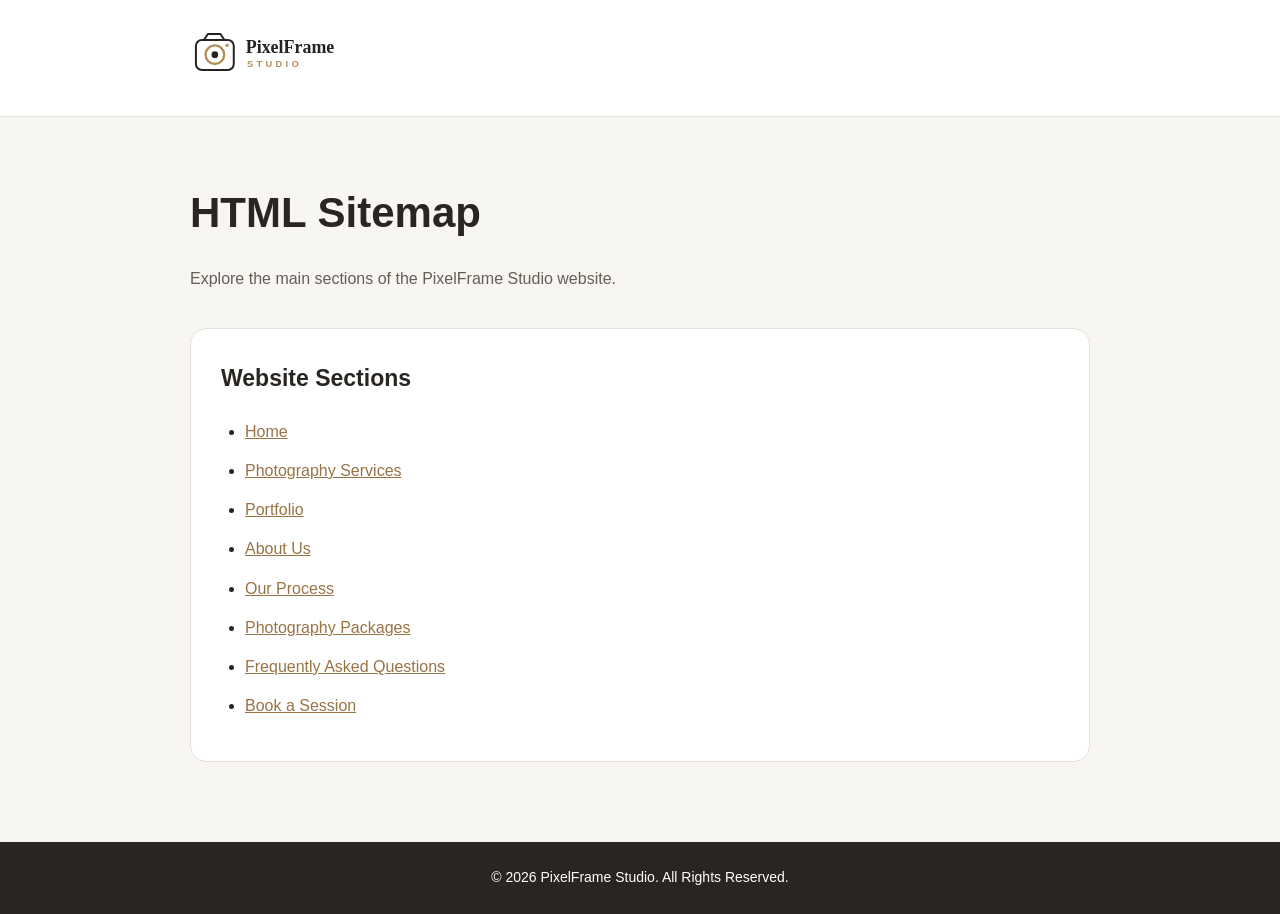
<file: sitemap.html>
<!doctype html>
<html lang="en">
  <head>
    <meta charset="UTF-8" />
    <meta name="viewport" content="width=device-width, initial-scale=1.0" />

    <title>HTML Sitemap | PixelFrame Studio</title>

    <meta
      name="description"
      content="Explore PixelFrame Studio's photography services, portfolio, about us, creative process, packages, FAQs and session booking."
    />

    <meta name="robots" content="noindex, follow" />

    <link
      rel="icon"
      type="image/svg+xml"
      href="assets/images/logo/pixelframe-favicon.svg"
    />

    <style>
      :root {
        color-scheme: light;
        font-family: Arial, Helvetica, sans-serif;
      }

      * {
        box-sizing: border-box;
      }

      body {
        margin: 0;
        background: #f8f6f2;
        color: #292521;
        line-height: 1.7;
      }

      .container {
        width: min(100% - 40px, 900px);
        margin: 0 auto;
      }

      header {
        padding: 24px 0;
        background: #ffffff;
        border-bottom: 1px solid #e8e1d8;
      }

      .brand {
        display: inline-flex;
        align-items: center;
        color: #292521;
        text-decoration: none;
      }

      .brand img {
        display: block;
        width: auto;
        max-width: 240px;
        height: 60px;
        object-fit: contain;
      }

      main {
        padding: 60px 0 80px;
      }

      h1 {
        margin: 0 0 12px;
        font-size: clamp(30px, 5vw, 42px);
      }

      .intro {
        margin-bottom: 36px;
        color: #665e55;
      }

      .sitemap-card {
        padding: 30px;
        background: #ffffff;
        border: 1px solid #e8e1d8;
        border-radius: 16px;
      }

      h2 {
        margin: 0 0 20px;
        font-size: 23px;
      }

      ul {
        margin: 0;
        padding-left: 24px;
      }

      li {
        margin-bottom: 12px;
      }

      a {
        color: #987345;
      }

      a:hover,
      a:focus-visible {
        color: #75542e;
        text-decoration: underline;
      }

      footer {
        padding: 24px 0;
        background: #292521;
        color: #ffffff;
        text-align: center;
        font-size: 14px;
      }

      @media (max-width: 600px) {
        main {
          padding: 40px 0 60px;
        }

        .sitemap-card {
          padding: 22px;
        }
      }
    </style>
  </head>

  <body>
    <!-- Header Started -->
    <header>
      <div class="container">
        <a
          href="index.html#top"
          class="brand"
          aria-label="PixelFrame Studio - Home"
        >
          <img
            src="assets/images/logo/pixelframe-logo.svg"
            alt="PixelFrame Studio"
            width="240"
            height="60"
          />
        </a>
      </div>
    </header>
    <!-- Header Ended -->

    <!-- Sitemap Main Started -->
    <main class="container">
      <h1>HTML Sitemap</h1>

      <p class="intro">
        Explore the main sections of the PixelFrame Studio website.
      </p>

      <section class="sitemap-card" aria-labelledby="sitemap-heading">
        <h2 id="sitemap-heading">Website Sections</h2>

        <ul>
          <li><a href="index.html#top">Home</a></li>
          <li><a href="index.html#services">Photography Services</a></li>
          <li><a href="index.html#portfolio">Portfolio</a></li>
          <li><a href="index.html#about">About Us</a></li>
          <li><a href="index.html#process">Our Process</a></li>
          <li><a href="index.html#packages">Photography Packages</a></li>
          <li><a href="index.html#faqs">Frequently Asked Questions</a></li>
          <li><a href="index.html#booking">Book a Session</a></li>
        </ul>
      </section>
    </main>
    <!-- Sitemap Main Ended -->

    <!-- Footer Started -->
    <footer>
      <div class="container">
        &copy; 2026 PixelFrame Studio. All Rights Reserved.
      </div>
    </footer>
    <!-- Footer Ended -->
  </body>
</html>
</file>
<file: assets/css/variables.css>
/* ==================================================
   GLOBAL DESIGN VARIABLES STARTED
================================================== */

:root {
  /* Brand Colors */
  --color-primary: #25221f;
  --color-primary-hover: #403a34;
  --color-secondary: #b38b59;
  --color-secondary-soft: #f1e8db;

  /* Background Colors */
  --color-white: #ffffff;
  --color-background: #f8f5ef;
  --color-background-soft: #f3ede4;
  --color-surface: #ffffff;

  /* Text Colors */
  --color-text: #25221f;
  --color-text-secondary: #655f58;
  --color-text-muted: #756e66;
  --color-text-light: #ffffff;

  /* Borders and States */
  --color-border: #e5dbcf;
  --color-focus: #b38b59;
  --color-success: #18794e;
  --color-error: #b42318;

  /* Typography */
  --font-heading: "Playfair Display", Georgia, serif;
  --font-body: "Inter", sans-serif;

  --font-size-xs: 0.75rem;
  --font-size-sm: 0.875rem;
  --font-size-base: 1rem;
  --font-size-md: 1.125rem;
  --font-size-lg: 1.25rem;
  --font-size-xl: 1.5rem;
  --font-size-2xl: 2rem;
  --font-size-3xl: 2.5rem;
  --font-size-4xl: 3rem;
  --font-size-hero: clamp(2.5rem, 5vw, 4.5rem);

  --font-weight-regular: 400;
  --font-weight-medium: 500;
  --font-weight-semibold: 600;
  --font-weight-bold: 700;
  --font-weight-extrabold: 800;

  --line-height-tight: 1.2;
  --line-height-heading: 1.3;
  --line-height-body: 1.7;

  /* Layout */
  --container-width: 1200px;
  --container-padding: 24px;
  --header-height: 88px;

  /* Section Spacing */
  --section-padding-y: clamp(64px, 7vw, 104px);
  --section-gap: 32px;

  /* Spacing Scale */
  --space-1: 4px;
  --space-2: 8px;
  --space-3: 12px;
  --space-4: 16px;
  --space-5: 20px;
  --space-6: 24px;
  --space-8: 32px;
  --space-10: 40px;
  --space-12: 48px;
  --space-16: 64px;

  /* Border Radius */
  --radius-sm: 6px;
  --radius-md: 10px;
  --radius-lg: 16px;
  --radius-xl: 24px;
  --radius-pill: 999px;

  /* Shadows */
  --shadow-sm: 0 2px 8px rgba(24, 51, 66, 0.06);
  --shadow-md: 0 8px 24px rgba(24, 51, 66, 0.08);
  --shadow-lg: 0 16px 40px rgba(24, 51, 66, 0.12);

  /* Buttons */
  --button-padding-y: 14px;
  --button-padding-x: 28px;
  --button-radius: var(--radius-pill);

  /* Transitions */
  --transition-fast: 0.2s ease;
  --transition-base: 0.3s ease;
  --transition-slow: 0.5s ease;

  /* Layering */
  --z-header: 1000;
  --z-dropdown: 1100;
  --z-modal: 2000;
}

/* ==================================================
   GLOBAL DESIGN VARIABLES ENDED
================================================== */
</file>
<file: assets/css/base.css>
/* ==================================================
   GLOBAL BASE STYLES STARTED
================================================== */

/* Box Sizing */
*,
*::before,
*::after {
  box-sizing: border-box;
}

/* Root */
html {
  scroll-behavior: smooth;
  scroll-padding-top: var(--header-height);
}

/* Body */
body {
  margin: 0;
  min-width: 320px;
  background-color: var(--color-background);
  color: var(--color-text);
  font-family: var(--font-body);
  font-size: 16px;
  line-height: 1.7;
  -webkit-font-smoothing: antialiased;
}

/* Typography */
h1,
h2,
h3,
h4,
h5,
h6 {
  margin: 0;
  color: var(--color-primary);
  font-family: var(--font-heading);
  font-weight: 600;
  line-height: 1.25;
}

p {
  margin: 0;
}

a {
  color: inherit;
  text-decoration: none;
}

button,
input,
select,
textarea {
  font: inherit;
}

button {
  cursor: pointer;
}

img,
picture,
video,
svg {
  max-width: 100%;
}

img,
video {
  display: block;
  height: auto;
}

/* Lists */
ul,
ol {
  margin: 0;
  padding: 0;
  list-style: none;
}

/* Form Elements */
input,
select,
textarea {
  max-width: 100%;
}

textarea {
  resize: vertical;
}

/* Accessibility */
:focus-visible {
  outline: 3px solid var(--color-focus);
  outline-offset: 3px;
}

[hidden] {
  display: none !important;
}

/* Reduced Motion */
@media (prefers-reduced-motion: reduce) {
  html {
    scroll-behavior: auto;
  }

  *,
  *::before,
  *::after {
    scroll-behavior: auto !important;
    animation-duration: 0.01ms !important;
    animation-iteration-count: 1 !important;
    transition-duration: 0.01ms !important;
  }
}

/* ==================================================
   GLOBAL BASE STYLES ENDED
================================================== */
</file>
<file: assets/css/layout.css>
/* ==================================================
   GLOBAL LAYOUT STYLES STARTED
================================================== */

/* Main Container */
.container {
  width: min(calc(100% - 48px), var(--container-width));
  margin-inline: auto;
}

/* Section Layout */
.section {
  position: relative;
  padding-block: var(--section-padding);
  scroll-margin-top: var(--header-height);
}

.section-full {
  min-height: calc(100svh - var(--header-height));
  display: flex;
  align-items: center;
}

.section-short {
  padding-block: var(--space-xl);
}

/* Section Heading */
.section-heading {
  max-width: 760px;
  margin-inline: auto;
  margin-bottom: var(--space-xl);
  text-align: center;
}

.section-heading-left {
  margin-inline: 0;
  text-align: left;
}

.section-eyebrow {
  display: inline-block;
  margin-bottom: var(--space-sm);
  color: var(--color-accent);
  font-size: 0.8rem;
  font-weight: 700;
  letter-spacing: 0.14em;
  line-height: 1.5;
  text-transform: uppercase;
}

.section-title {
  margin-bottom: var(--space-md);
  font-size: clamp(2rem, 3.5vw, 3.5rem);
  line-height: 1.2;
}

.section-description {
  max-width: 650px;
  margin-inline: auto;
  color: var(--color-text-muted);
  font-size: 1rem;
  line-height: 1.8;
}

.section-heading-left .section-description {
  margin-inline: 0;
}

/* Grid Layouts */
.grid {
  display: grid;
  gap: var(--space-md);
}

.grid-2 {
  grid-template-columns: repeat(2, minmax(0, 1fr));
}

.grid-3 {
  grid-template-columns: repeat(3, minmax(0, 1fr));
}

.grid-4 {
  grid-template-columns: repeat(4, minmax(0, 1fr));
}

/* Flex Layouts */
.flex {
  display: flex;
}

.flex-center {
  display: flex;
  align-items: center;
  justify-content: center;
}

.flex-between {
  display: flex;
  align-items: center;
  justify-content: space-between;
}

.flex-wrap {
  flex-wrap: wrap;
}

/* Content Layout */
.content-grid {
  display: grid;
  grid-template-columns: repeat(2, minmax(0, 1fr));
  align-items: center;
  gap: var(--space-xl);
}

.content-column {
  min-width: 0;
}

/* Background Utilities */
.bg-primary {
  background-color: var(--color-primary);
}

.bg-light {
  background-color: var(--color-background);
}

.bg-white {
  background-color: var(--color-surface);
}

.bg-soft {
  background-color: var(--color-surface-alt);
}

/* Text Utilities */
.text-center {
  text-align: center;
}

.text-left {
  text-align: left;
}

.text-muted {
  color: var(--color-text-muted);
}

.text-light {
  color: var(--color-text-light);
}

/* ==================================================
   GLOBAL LAYOUT STYLES ENDED
================================================== */
</file>
<file: assets/css/buttons.css>
/* ==================================================
   GLOBAL BUTTON STYLES STARTED
================================================== */

/* Base Button */
.btn {
  display: inline-flex;
  align-items: center;
  justify-content: center;
  gap: 10px;
  min-height: 48px;
  padding: 12px 26px;
  border: 1px solid transparent;
  border-radius: var(--radius-sm);
  font-family: var(--font-body);
  font-size: 0.9rem;
  font-weight: 600;
  line-height: 1.4;
  text-align: center;
  text-decoration: none;
  cursor: pointer;
  transition:
    background-color var(--transition-normal),
    color var(--transition-normal),
    border-color var(--transition-normal),
    transform var(--transition-fast);
}

/* Primary Button */
.btn-primary {
  background-color: var(--color-accent);
  color: var(--color-primary);
}

.btn-primary:hover {
  background-color: var(--color-accent-hover);
  color: var(--color-text-light);
  transform: translateY(-2px);
}

/* Secondary Button */
.btn-secondary {
  border-color: var(--color-primary);
  background-color: transparent;
  color: var(--color-primary);
}

.btn-secondary:hover {
  background-color: var(--color-primary);
  color: var(--color-text-light);
}

/* Light Outline Button */
.btn-outline-light {
  border-color: rgba(255, 255, 255, 0.85);
  background-color: transparent;
  color: var(--color-text-light);
}

.btn-outline-light:hover {
  background-color: var(--color-surface);
  color: var(--color-primary);
}

/* Button Sizes */
.btn-sm {
  min-height: 42px;
  padding: 10px 20px;
  font-size: 0.85rem;
}

.btn-lg {
  min-height: 54px;
  padding: 15px 32px;
  font-size: 0.95rem;
}

/* Full Width Button */
.btn-block {
  width: 100%;
}

/* Disabled Button */
.btn:disabled,
.btn[aria-disabled="true"] {
  opacity: 0.55;
  cursor: not-allowed;
  pointer-events: none;
}

/* Button Icon */
.btn svg {
  width: 18px;
  height: 18px;
  flex-shrink: 0;
}

/* ==================================================
   GLOBAL BUTTON STYLES ENDED
================================================== */
</file>
<file: assets/css/cards.css>
/* ==================================================
   GLOBAL CARD STYLES STARTED
================================================== */

/* Base Card */
.card {
  min-width: 0;
  overflow: hidden;
  border: 1px solid var(--color-border);
  border-radius: var(--radius-md);
  background-color: var(--color-surface);
  box-shadow: var(--shadow-sm);
  transition:
    transform var(--transition-normal),
    box-shadow var(--transition-normal),
    border-color var(--transition-normal);
}

.card:hover {
  transform: translateY(-5px);
  box-shadow: var(--shadow-md);
}

/* Card Image */
.card-image {
  position: relative;
  overflow: hidden;
  aspect-ratio: 4 / 3;
}

.card-image img {
  width: 100%;
  height: 100%;
  object-fit: cover;
  transition: transform var(--transition-normal);
}

.card:hover .card-image img {
  transform: scale(1.04);
}

/* Card Content */
.card-content {
  padding: var(--space-md);
}

.card-title {
  margin-bottom: var(--space-xs);
  font-size: clamp(1.25rem, 2vw, 1.65rem);
  line-height: 1.3;
}

.card-description {
  color: var(--color-text-muted);
  font-size: 0.95rem;
  line-height: 1.75;
}

/* Card Footer */
.card-footer {
  display: flex;
  align-items: center;
  justify-content: space-between;
  flex-wrap: wrap;
  gap: var(--space-sm);
  margin-top: var(--space-md);
}

/* Service Card */
.service-card .card-image {
  aspect-ratio: 5 / 4;
}

.service-card .card-content {
  padding: var(--space-md);
}

/* Portfolio Card */
.portfolio-card {
  position: relative;
}

.portfolio-card .card-image {
  aspect-ratio: 4 / 5;
}

/* Package Card */
.package-card {
  display: flex;
  flex-direction: column;
  height: 100%;
}

.package-card .card-content {
  display: flex;
  flex: 1;
  flex-direction: column;
}

.package-card .card-footer {
  margin-top: auto;
  padding-top: var(--space-md);
}

/* Testimonial Card */
.testimonial-card {
  height: 100%;
  padding: var(--space-lg);
}

.testimonial-card .card-content {
  padding: 0;
}

/* ==================================================
   GLOBAL CARD STYLES ENDED
================================================== */
</file>
<file: assets/css/components/forms.css>
/* ==================================================
   GLOBAL FORM STYLES STARTED
================================================== */

/* Form Container */
.form {
  width: 100%;
}

.form-grid {
  display: grid;
  grid-template-columns: repeat(2, minmax(0, 1fr));
  gap: var(--space-md);
}

.form-group {
  display: flex;
  flex-direction: column;
  min-width: 0;
  gap: 8px;
}

.form-group-full {
  grid-column: 1 / -1;
}

/* Form Labels */
.form-label {
  color: var(--color-primary);
  font-size: 0.9rem;
  font-weight: 600;
  line-height: 1.5;
}

.form-required {
  color: #b42318;
}

/* Form Fields */
.form-input,
.form-select,
.form-textarea {
  display: block;
  width: 100%;
  min-height: 50px;
  padding: 12px 16px;
  border: 1px solid var(--color-border);
  border-radius: var(--radius-sm);
  background-color: var(--color-surface);
  color: var(--color-text);
  font-family: var(--font-body);
  font-size: 0.95rem;
  line-height: 1.5;
  transition:
    border-color var(--transition-fast),
    box-shadow var(--transition-fast);
}

.form-textarea {
  min-height: 140px;
  resize: vertical;
}

.form-input::placeholder,
.form-textarea::placeholder {
  color: var(--color-text-muted);
  opacity: 0.8;
}

/* Focus State */
.form-input:focus,
.form-select:focus,
.form-textarea:focus {
  border-color: var(--color-accent);
  outline: 2px solid transparent;
  box-shadow: 0 0 0 3px rgba(179, 139, 89, 0.2);
}

/* Invalid State */
.form-input[aria-invalid="true"],
.form-select[aria-invalid="true"],
.form-textarea[aria-invalid="true"] {
  border-color: #b42318;
}

/* Field Help and Error */
.form-help {
  color: var(--color-text-muted);
  font-size: 0.8rem;
  line-height: 1.5;
}

.form-error {
  color: #b42318;
  font-size: 0.8rem;
  line-height: 1.5;
}

/* Checkbox */
.form-checkbox-group {
  display: flex;
  align-items: flex-start;
  gap: 12px;
}

.form-checkbox {
  width: 18px;
  height: 18px;
  margin-top: 4px;
  flex-shrink: 0;
  accent-color: var(--color-accent);
}

.form-checkbox-label {
  color: var(--color-text-muted);
  font-size: 0.875rem;
  line-height: 1.6;
}

/* Form Actions */
.form-actions {
  display: flex;
  align-items: center;
  flex-wrap: wrap;
  gap: var(--space-sm);
  margin-top: var(--space-md);
}

/* Submission Feedback */
.form-message {
  padding: 14px 18px;
  border-radius: var(--radius-sm);
  font-size: 0.9rem;
  line-height: 1.6;
}

.form-message-success {
  border: 1px solid #a6d9b7;
  background-color: #edf8f0;
  color: #176534;
}

.form-message-error {
  border: 1px solid #f1b5b0;
  background-color: #fff1f0;
  color: #9f2118;
}

/* ==================================================
   GLOBAL FORM STYLES ENDED
================================================== */
</file>
<file: assets/css/header.css>
/* ==================================================
   GLOBAL HEADER STYLES STARTED
================================================== */

/* Site Header */
.site-header {
  position: sticky;
  top: 0;
  z-index: var(--z-header);
  width: 100%;
  min-height: var(--header-height);
  background-color: var(--color-surface);
  border-bottom: 1px solid var(--color-border);
  transition:
    background-color var(--transition-normal),
    box-shadow var(--transition-normal);
}

.site-header.is-scrolled {
  box-shadow: var(--shadow-sm);
}

/* Header Container */
.header-container {
  display: flex;
  align-items: center;
  justify-content: space-between;
  gap: var(--space-md);
  min-height: var(--header-height);
}

/* Header Brand Logo Started */
.header-logo {
  display: inline-flex;
  align-items: center;
  flex-shrink: 0;
  color: var(--color-primary);
  text-decoration: none;
}

.header-logo img {
  display: block;
  width: auto;
  height: 56px;
  max-width: 240px;
  object-fit: contain;
}
/* Header Brand Logo Ended */

/* Header Navigation */
.header-nav {
  display: flex;
  align-items: center;
  justify-content: center;
  min-width: 0;
}

.header-nav-list {
  display: flex;
  align-items: center;
  flex-wrap: wrap;
  justify-content: center;
  gap: clamp(10px, 1.4vw, 22px);
}

/* Active Navigation Highlight Started */
.header-nav-link {
  display: inline-flex;
  align-items: center;
  justify-content: center;
  min-height: 44px;
  padding: 8px 12px;
  border-radius: 8px;
  color: var(--color-text);
  font-size: 0.9rem;
  font-weight: 500;
  line-height: 1.4;
  white-space: nowrap;
  text-decoration: none;
  transition:
    color var(--transition-fast),
    background-color var(--transition-fast);
}

.header-nav-link:hover {
  background-color: rgba(179, 139, 89, 0.1);
  color: var(--color-accent-hover);
}

.header-nav-link[aria-current="location"] {
  background-color: rgba(179, 139, 89, 0.18);
  color: #987345;
  font-weight: 700;
}

.header-nav-link:focus-visible {
  outline: 2px solid var(--color-accent);
  outline-offset: 2px;
}
/* Active Navigation Highlight Ended */

/* Header Actions */
.header-actions {
  display: flex;
  align-items: center;
  flex-shrink: 0;
  gap: var(--space-sm);
}

.header-cta {
  display: inline-flex;
  align-items: center;
  justify-content: center;
  min-height: 46px;
  padding: 12px 24px;
  border: 1px solid var(--color-accent);
  border-radius: 6px;
  background-color: var(--color-accent);
  color: var(--color-primary);
  font-size: 0.875rem;
  font-weight: 600;
  line-height: 1.4;
  text-decoration: none;
  white-space: nowrap;
  transition:
    background-color var(--transition-normal),
    color var(--transition-normal),
    transform var(--transition-fast);
}

.header-cta:hover,
.header-cta:focus-visible {
  background-color: #987345;
  border-color: #987345;
  color: #ffffff;
  transform: translateY(-2px);
}

/* Mobile Menu Toggle */
.header-menu-toggle {
  display: none;
  align-items: center;
  justify-content: center;
  width: 44px;
  height: 44px;
  padding: 8px;
  border: 1px solid var(--color-border);
  border-radius: var(--radius-sm);
  background-color: var(--color-surface);
  color: var(--color-primary);
  cursor: pointer;
}

.header-menu-toggle svg {
  width: 24px;
  height: 24px;
}

/* Mobile Navigation Backdrop */
.header-nav-backdrop {
  display: none;
}

/* ==================================================
   GLOBAL HEADER STYLES ENDED
================================================== */

/* Header Desktop Refinements Started */
@media (min-width: 1101px) {
  .header-container {
    justify-content: flex-start;
    gap: 28px;
  }

  .header-logo img {
    height: 72px;
    max-width: 300px;
  }

  .header-nav {
    margin-left: auto;
    justify-content: flex-end;
  }

  .header-nav-list {
    flex-wrap: nowrap;
    justify-content: flex-end;
    gap: clamp(14px, 1.5vw, 24px);
  }

  .header-nav-link {
    font-size: 1rem;
    font-weight: 500;
  }

  .header-actions {
    margin-left: 12px;
  }

  .header-cta {
    min-height: 48px;
    padding: 12px 26px;
    background-color: #b38b59;
    border: 1px solid #b38b59;
    border-radius: 8px;
    color: #ffffff;
    font-size: 0.95rem;
    font-weight: 700;
  }
}
/* Header Desktop Refinements Ended */
</file>
<file: assets/css/footer.css>
/* =================================================
     FOOTER SECTION STARTED
================================================== */

.site-footer {
  background-color: #211f1d;
  color: #ffffff;
  border-top: 1px solid #403a34;
}

.footer-container {
  width: min(1200px, calc(100% - 40px));
  margin-inline: auto;
}

/* Footer Main Started */
.footer-main {
  display: grid;
  grid-template-columns: 1.55fr 0.85fr 1fr 1.2fr;
  gap: 55px;
  padding-block: 70px 60px;
}

/* Footer Brand Started */
.footer-logo {
  display: inline-flex;
  align-items: center;
  text-decoration: none;
}

.footer-logo img {
  display: block;
  width: 240px;
  max-width: 100%;
  height: auto;
  filter: brightness(0) invert(1);
}

.footer-logo-icon {
  display: flex;
  width: 48px;
  height: 48px;
  align-items: center;
  justify-content: center;
  color: #c6a075;
}

.footer-logo-icon svg {
  width: 100%;
  height: 100%;
}

.footer-logo-text {
  display: flex;
  flex-direction: column;
}

.footer-logo-text strong {
  font-family: Georgia, serif;
  font-size: 1.55rem;
  font-weight: 700;
  line-height: 1.1;
}

.footer-logo-text small {
  margin-top: 5px;
  color: #c6a075;
  font-size: 0.65rem;
  font-weight: 700;
  letter-spacing: 0.35em;
}

.footer-description {
  max-width: 300px;
  margin: 8px 0 22px;
  color: #bcb6af;
  font-size: 0.88rem;
  line-height: 1.8;
}

/* Footer Socials Started */
.footer-socials {
  display: flex;
  align-items: center;
  gap: 10px;
}

.footer-socials a {
  display: flex;
  width: 38px;
  height: 38px;
  align-items: center;
  justify-content: center;
  border: 1px solid #504941;
  border-radius: 50%;
  color: #d6c7b5;
  transition:
    background-color 0.25s ease,
    border-color 0.25s ease,
    color 0.25s ease,
    transform 0.25s ease;
}

.footer-socials a svg {
  width: 17px;
  height: 17px;
}

.footer-socials a:hover {
  transform: translateY(-3px);
  border-color: #b58958;
  background-color: #b58958;
  color: #ffffff;
}
/* Footer Socials Ended */
/* Footer Brand Ended */

/* Footer Columns Started */
.footer-heading {
  margin: 8px 0 24px;
  color: #ffffff;
  font-family: Georgia, serif;
  font-size: 1.2rem;
  font-weight: 700;
}

.footer-links {
  display: flex;
  flex-direction: column;
  gap: 14px;
  margin: 0;
  padding: 0;
  list-style: none;
}

.footer-links a {
  display: inline-block;
  color: #bcb6af;
  font-size: 0.85rem;
  line-height: 1.5;
  text-decoration: none;
  transition:
    color 0.25s ease,
    transform 0.25s ease;
}

.footer-links a:hover {
  transform: translateX(4px);
  color: #c6a075;
}
/* Footer Columns Ended */

/* Footer Contact Started */
.footer-contact p {
  max-width: 250px;
  margin: 0 0 24px;
  color: #bcb6af;
  font-size: 0.88rem;
  line-height: 1.7;
}

.footer-contact-button {
  display: inline-flex;
  align-items: center;
  justify-content: space-between;
  gap: 18px;
  padding: 14px 17px;
  border: 1px solid #b58958;
  border-radius: 7px;
  background-color: #b58958;
  color: #ffffff;
  font-size: 0.78rem;
  font-weight: 700;
  text-decoration: none;
  transition:
    background-color 0.25s ease,
    border-color 0.25s ease,
    color 0.25s ease;
}

.footer-contact-button:hover {
  border-color: #ffffff;
  background-color: #ffffff;
  color: #24211e;
}

.footer-contact-button span {
  font-size: 1.1rem;
}

.footer-contact-note {
  display: flex;
  align-items: center;
  gap: 9px;
  margin-top: 18px;
  color: #bcb6af;
  font-size: 0.73rem;
}

.footer-contact-dot {
  width: 7px;
  height: 7px;
  flex-shrink: 0;
  border-radius: 50%;
  background-color: #c6a075;
}
/* Footer Contact Ended */
/* Footer Main Ended */

/* Footer Bottom Started */
.footer-bottom {
  display: flex;
  align-items: center;
  justify-content: space-between;
  gap: 20px;
  padding-block: 24px;
  border-top: 1px solid #403a34;
}

.footer-bottom p {
  margin: 0;
  color: #a9a19a;
  font-size: 0.76rem;
}

.footer-bottom-message {
  color: #c6a075 !important;
  font-size: 0.7rem !important;
  font-weight: 700;
  letter-spacing: 0.08em;
  text-transform: uppercase;
}

.footer-back-top {
  display: inline-flex;
  align-items: center;
  gap: 12px;
  color: #d6c7b5;
  font-size: 0.78rem;
  font-weight: 600;
  text-decoration: none;
  transition: color 0.25s ease;
}

.footer-back-top:hover {
  color: #ffffff;
}

.footer-back-top span {
  font-size: 1.1rem;
}
/* Footer Bottom Ended */

/* Footer Tablet Responsive Started */
@media (min-width: 768px) and (max-width: 1023px) {
  .footer-main {
    grid-template-columns: repeat(2, minmax(0, 1fr));
    gap: 45px;
    padding-block: 60px;
  }

  .footer-bottom {
    flex-wrap: wrap;
  }
}
/* Footer Tablet Responsive Ended */

/* Footer Mobile Responsive Started */
@media (max-width: 767px) {
  .footer-container {
    width: calc(100% - 32px);
  }

  .footer-main {
    grid-template-columns: repeat(2, minmax(0, 1fr));
    gap: 38px 20px;
    padding-block: 48px 42px;
  }

  .footer-brand,
  .footer-contact {
    grid-column: 1 / -1;
  }

  .footer-heading {
    margin-bottom: 18px;
    font-size: 1.1rem;
  }

  .footer-links {
    gap: 12px;
  }

  .footer-links a {
    font-size: 0.8rem;
  }

  .footer-description {
    max-width: 100%;
  }

  .footer-bottom {
    flex-direction: column;
    align-items: flex-start;
    gap: 15px;
    padding-block: 25px;
  }
}

@media (max-width: 380px) {
  .footer-main {
    grid-template-columns: 1fr;
    gap: 30px;
  }

  .footer-brand,
  .footer-contact {
    grid-column: auto;
  }
}
/* Footer Mobile Responsive Ended */

/* Footer Accessibility Started */
.site-footer a:focus-visible {
  outline: 2px solid #e1bd90;
  outline-offset: 4px;
}

@media (prefers-reduced-motion: reduce) {
  .site-footer a {
    transition: none;
  }

  .site-footer a:hover {
    transform: none;
  }
}
/* Footer Accessibility Ended */

/* Back to Top Smooth Scrolling Started */
@media (prefers-reduced-motion: no-preference) {
  html {
    scroll-behavior: smooth;
  }
}
/* Back to Top Smooth Scrolling Ended */

/* =================================================
     FOOTER SECTION ENDED
================================================== */
</file>
<file: assets/css/landing-page.css>
/* ==================================================
   LANDING PAGE STYLES STARTED
================================================== */

/* Landing Page Main */
.landing-page {
  width: 100%;
  min-height: 100vh;
}

/* =================================================
     1. HERO SECTION STARTED
================================================== */

.hero-section {
  position: relative;
  display: flex;
  align-items: center;
  height: calc(100svh - var(--header-height));
  min-height: 0;
  padding-block: 24px;
  overflow: hidden;
  background-color: var(--color-background);
}

.hero-container {
  position: relative;
  z-index: 1;
  display: grid;
  grid-template-columns: minmax(0, 1.15fr) minmax(0, 0.85fr);
  align-items: center;
  gap: 48px;
  width: min(100% - 48px, 1200px);
  margin-inline: auto;
}

.hero-content {
  max-width: 680px;
}

.hero-eyebrow {
  display: inline-block;
  margin-bottom: 20px;
  color: var(--color-accent);
  font-size: 0.8rem;
  font-weight: 700;
  letter-spacing: 0.14em;
  text-transform: uppercase;
}

.hero-title {
  margin-bottom: 24px;
  color: var(--color-text);
  font-size: clamp(3rem, 5vw, 5.5rem);
  line-height: 1.12;
}

.hero-description {
  max-width: 560px;
  margin-bottom: 32px;
  color: var(--color-text-muted);
  font-size: 1.05rem;
  line-height: 1.8;
}

.hero-actions {
  display: flex;
  align-items: center;
  flex-wrap: wrap;
  gap: 16px;
}

.hero-actions a {
  display: inline-flex;
  align-items: center;
  justify-content: center;
  min-height: 52px;
  padding: 14px 24px;
  border: 1px solid var(--color-primary);
  border-radius: 8px;
  font-size: 0.95rem;
  font-weight: 600;
  text-align: center;
  text-decoration: none;
  transition:
    background-color 0.2s ease,
    color 0.2s ease;
}

.hero-actions a:first-child {
  background-color: var(--color-primary);
  color: #ffffff;
}

.hero-actions a:first-child:hover {
  background-color: var(--color-primary-hover);
  color: #ffffff;
}

.hero-actions a:last-child {
  background-color: transparent;
  color: var(--color-primary);
}

.hero-actions a:last-child:hover {
  background-color: var(--color-primary);
  color: #ffffff;
}

/* Hero Photography Visual Started */
.hero-visual {
  position: relative;
  width: 100%;
  max-width: 480px;
  height: min(60vh, 500px);
  margin-inline: auto;
}

.hero-image-frame {
  position: absolute;
  inset: 8% 12% 8% 0;
  overflow: hidden;
  border-radius: 28px;
  background-color: #e8ded2;
}

.hero-image {
  display: block;
  width: 100%;
  height: 100%;
  object-fit: cover;
  object-position: center;
}

.hero-floating-image {
  position: absolute;
  z-index: 2;
  width: 48%;
  aspect-ratio: 4 / 3;
  overflow: hidden;
  border: 7px solid #ffffff;
  border-radius: 24px;
  background-color: #e8ded2;
  box-shadow: 0 16px 35px rgba(30, 25, 20, 0.12);
}

.hero-floating-image img {
  display: block;
  width: 100%;
  height: 100%;
  object-fit: cover;
}

.hero-portrait {
  top: 0;
  right: 0;
}

.hero-camera {
  right: 3%;
  bottom: 0;
}
/* Hero Photography Visual Ended */

/* Hero Tablet Responsive Started */
@media (min-width: 768px) and (max-width: 1023px) {
  .hero-container {
    gap: 28px;
  }

  .hero-title {
    font-size: clamp(2.8rem, 5vw, 4rem);
  }
}
/* Hero Tablet Responsive Ended */

/* Hero Responsive Styles */
@media (max-width: 767px) {
  .hero-section {
    height: auto;
    min-height: calc(100svh - var(--header-height));
    padding-block: 48px;
    overflow: visible;
  }

  .hero-container {
    width: calc(100% - 32px);
  }

  .hero-title {
    font-size: clamp(2.5rem, 9vw, 3.5rem);
    line-height: 1.12;
  }

  .hero-description {
    font-size: 1rem;
    line-height: 1.7;
  }

  .hero-actions {
    align-items: stretch;
    flex-direction: column;
  }

  .hero-actions a {
    width: 100%;
  }

  .hero-container {
    grid-template-columns: 1fr;
    gap: 36px;
  }

  .hero-visual {
    width: 100%;
    max-width: 360px;
    height: 350px;
  }

  .hero-image-frame {
    inset: 8% 12% 8% 0;
  }

  .hero-floating-image {
    border-width: 5px;
    border-radius: 16px;
  }
}

/* =================================================
     1. HERO SECTION ENDED
================================================== */

/* =================================================
     2. SERVICES SECTION STARTED
================================================== */

.services-section {
  display: flex;
  align-items: center;
  min-height: calc(100svh - var(--header-height));
  padding-block: 12px;
  background-color: var(--color-background);
}

/* Services Header Started */
.services-header {
  max-width: 720px;
  margin: 0 auto 12px;
  text-align: center;
}

.services-header .section-eyebrow {
  display: inline-block;
  margin-bottom: 12px;
  color: var(--color-accent);
  font-size: 0.8rem;
  font-weight: 700;
  letter-spacing: 0.14em;
  text-transform: uppercase;
}

.services-header .section-title {
  margin-bottom: 16px;
  color: var(--color-text);
  font-size: clamp(2rem, 3.5vw, 3.5rem);
  line-height: 1.2;
}

.services-header .section-description {
  color: var(--color-text-muted);
  font-size: 1rem;
  line-height: 1.7;
}
/* Services Header Ended */

/* Services Grid Started */
.services-grid {
  display: grid;
  grid-template-columns: repeat(3, minmax(0, 1fr));
  gap: 14px;
}

.service-card {
  overflow: hidden;
  border: 1px solid #e8ded2;
  border-radius: 16px;
  background-color: #ffffff;
  transition:
    transform 0.25s ease,
    box-shadow 0.25s ease;
}

.service-card:hover {
  transform: translateY(-5px);
  box-shadow: 0 12px 32px rgb(0 0 0 / 8%);
}

.service-card-image {
  overflow: hidden;
  height: clamp(90px, 12svh, 120px);
}

.service-card-image img {
  object-position: center 25%;
}

.service-card-image img {
  display: block;
  width: 100%;
  height: 100%;
  object-fit: cover;
  transition: transform 0.3s ease;
}

.service-card:hover .service-card-image img {
  transform: scale(1.04);
}

.service-card-content {
  padding: 10px 14px;
}

.service-card-content h3 {
  margin-bottom: 6px;
  color: var(--color-text);
  font-size: 1.1rem;
  line-height: 1.25;
}

.service-card-content p {
  color: var(--color-text-muted);
  font-size: 0.9rem;
  line-height: 1.6;
}
/* Services Grid Ended */

/* Services Scroll Alignment Started */
#services {
  scroll-margin-top: 0;
  scroll-padding-top: 0;
}
/* Services Scroll Alignment Ended */

/* Services Tablet Responsive Started */
@media (min-width: 768px) and (max-width: 1023px) {
  .services-section {
    min-height: auto;
  }

  .services-grid {
    grid-template-columns: repeat(2, minmax(0, 1fr));
  }

  .service-card-image {
    height: auto;
    aspect-ratio: 16 / 9;
  }
}
/* Services Tablet Responsive Ended */

/* Services Mobile Responsive Started */
@media (max-width: 767px) {
  .services-section {
    min-height: auto;
    padding-block: 56px;
  }

  .services-header {
    margin-bottom: 32px;
  }

  .services-grid {
    grid-template-columns: 1fr;
    gap: 20px;
  }

  .service-card-content {
    padding: 18px;
  }
}
/* Services Mobile Responsive Ended */

/* =================================================
     2. SERVICES SECTION ENDED
================================================== */

/* =================================================
     3. FEATURED PORTFOLIO SECTION STARTED
================================================== */

.portfolio-section {
  display: flex;
  align-items: center;
  min-height: calc(100svh - var(--header-height));
  padding-block: 24px;
  background-color: #eee8df;
}

.portfolio-container {
  width: min(100% - 48px, 1200px);
  margin-inline: auto;
}

/* Portfolio Header Started */
.portfolio-header {
  display: flex;
  align-items: end;
  justify-content: space-between;
  gap: 40px;
  margin-bottom: 24px;
}

.portfolio-heading {
  flex: 1;
}

.portfolio-heading .section-eyebrow {
  display: block;
  margin-bottom: 10px;
  color: var(--color-accent);
  font-size: 0.8rem;
  font-weight: 700;
  letter-spacing: 0.14em;
  text-transform: uppercase;
}

.portfolio-heading .section-title {
  margin: 0;
  color: var(--color-text);
  font-size: clamp(2rem, 3vw, 3rem);
  line-height: 1.15;
}

.portfolio-intro {
  max-width: 420px;
  margin: 0;
  color: var(--color-text-muted);
  font-size: 0.95rem;
  line-height: 1.6;
}
/* Portfolio Header Ended */

/* Portfolio Gallery Started */
.portfolio-gallery {
  display: grid;
  grid-template-columns: 1.2fr 1fr 1fr;
  grid-template-rows: repeat(2, minmax(0, 1fr));
  gap: 14px;
  height: clamp(350px, 60svh, 550px);
}

.portfolio-item {
  position: relative;
  display: block;
  overflow: hidden;
  min-width: 0;
  min-height: 0;
  border-radius: 14px;
  background-color: #d8c8b6;
  isolation: isolate;
}

.portfolio-item-featured {
  grid-row: span 2;
}

.portfolio-item img {
  display: block;
  width: 100%;
  height: 100%;
  object-fit: cover;
  object-position: center;
  transition: transform 0.4s ease;
}

.portfolio-item-featured img {
  object-position: center 35%;
}

.portfolio-item:hover img,
.portfolio-item:focus-visible img {
  transform: scale(1.06);
}

.portfolio-overlay {
  position: absolute;
  inset: 0;
  display: flex;
  flex-direction: column;
  justify-content: flex-end;
  padding: 20px;
  color: #ffffff;
  background: linear-gradient(
    to top,
    rgb(0 0 0 / 75%) 0%,
    rgb(0 0 0 / 20%) 50%,
    transparent 80%
  );
  transition: background-color 0.3s ease;
}

.portfolio-item:hover .portfolio-overlay,
.portfolio-item:focus-visible .portfolio-overlay {
  background-color: rgb(0 0 0 / 12%);
}

.portfolio-category {
  margin-bottom: 5px;
  color: #f2d9b7;
  font-size: 0.72rem;
  font-weight: 600;
  letter-spacing: 0.1em;
  text-transform: uppercase;
}

.portfolio-overlay h3 {
  margin: 0;
  color: #ffffff;
  font-size: clamp(1rem, 1.4vw, 1.35rem);
  line-height: 1.3;
}

.portfolio-view {
  display: inline-block;
  align-self: flex-start;
  margin-top: 8px;
  color: #ffffff;
  font-size: 0.8rem;
  font-weight: 600;
  opacity: 0;
  transform: translateY(6px);
  transition:
    opacity 0.25s ease,
    transform 0.25s ease;
}

.portfolio-item:hover .portfolio-view,
.portfolio-item:focus-visible .portfolio-view {
  opacity: 1;
  transform: translateY(0);
}

.portfolio-item:focus-visible {
  outline: 3px solid var(--color-accent);
  outline-offset: 3px;
}
/* Portfolio Gallery Ended */

/* Portfolio Desktop Height Adjustment Started */
@media (min-width: 1024px) and (max-height: 850px) {
  .portfolio-gallery {
    height: clamp(300px, 55svh, 470px);
  }

  .portfolio-header {
    margin-bottom: 18px;
  }
}
/* Portfolio Desktop Height Adjustment Ended */

/* Portfolio Tablet Responsive Started */
@media (min-width: 768px) and (max-width: 1023px) {
  .portfolio-section {
    min-height: auto;
    padding-block: 56px;
  }

  .portfolio-header {
    gap: 24px;
  }

  .portfolio-gallery {
    grid-template-columns: repeat(2, minmax(0, 1fr));
    grid-template-rows: auto;
    height: auto;
  }

  .portfolio-item {
    aspect-ratio: 4 / 3;
  }

  .portfolio-item-featured {
    grid-row: auto;
    grid-column: span 2;
    aspect-ratio: 16 / 9;
  }
}
/* Portfolio Tablet Responsive Ended */

/* Portfolio Mobile Responsive Started */
@media (max-width: 767px) {
  .portfolio-section {
    min-height: auto;
    padding-block: 56px;
  }

  .portfolio-container {
    width: calc(100% - 32px);
  }

  .portfolio-header {
    display: block;
    margin-bottom: 24px;
  }

  .portfolio-heading .section-title {
    font-size: clamp(2rem, 7vw, 2.6rem);
  }

  .portfolio-intro {
    margin-top: 14px;
  }

  .portfolio-gallery {
    grid-template-columns: 1fr;
    grid-template-rows: auto;
    gap: 16px;
    height: auto;
  }

  .portfolio-item,
  .portfolio-item-featured {
    grid-column: auto;
    grid-row: auto;
    aspect-ratio: 4 / 3;
  }

  .portfolio-overlay {
    padding: 18px;
  }

  .portfolio-view {
    opacity: 1;
    transform: none;
  }
}
/* Portfolio Mobile Responsive Ended */

/* Portfolio Scroll Alignment Started */
#portfolio {
  scroll-margin-top: 0;
  scroll-padding-top: 0;
}
/* Portfolio Scroll Alignment Ended */

/* =================================================
     3. FEATURED PORTFOLIO SECTION ENDED
================================================== */

/* =================================================
     4. ABOUT US SECTION STARTED
================================================== */

.about-section {
  display: flex;
  align-items: center;
  min-height: calc(100svh - var(--header-height));
  padding-block: 28px;
  background-color: #f8f5f0;
}

.about-container {
  display: grid;
  grid-template-columns: minmax(0, 0.9fr) minmax(0, 1.1fr);
  align-items: center;
  gap: clamp(40px, 5vw, 80px);
  width: min(100% - 48px, 1200px);
  margin-inline: auto;
}

/* About Visual Started */
.about-visual {
  position: relative;
  width: 100%;
  max-width: 470px;
}

.about-image-frame {
  overflow: hidden;
  height: clamp(350px, 65svh, 570px);
  border-radius: 180px 180px 18px 18px;
  background-color: #e6d8c8;
}

.about-image-frame img {
  display: block;
  width: 100%;
  height: 100%;
  object-fit: cover;
  object-position: center;
  transition: transform 0.5s ease;
}

.about-visual:hover .about-image-frame img {
  transform: scale(1.04);
}

.about-experience {
  position: absolute;
  right: -20px;
  bottom: 28px;
  display: flex;
  align-items: center;
  gap: 12px;
  padding: 16px 22px;
  border: 1px solid #e7d7c4;
  border-radius: 12px;
  background-color: #ffffff;
  box-shadow: 0 12px 35px rgb(0 0 0 / 9%);
}

.about-experience-icon {
  color: var(--color-accent);
  font-size: 2rem;
}

.about-experience-text {
  display: flex;
  flex-direction: column;
  gap: 3px;
}

.about-experience-text strong {
  color: var(--color-text);
  font-size: 1rem;
}

.about-experience-text small {
  color: var(--color-text-muted);
  font-size: 0.8rem;
}
/* About Visual Ended */

/* About Content Started */
.about-content {
  min-width: 0;
}

.about-content .section-eyebrow {
  display: block;
  margin-bottom: 14px;
  color: var(--color-accent);
  font-size: 0.8rem;
  font-weight: 700;
  letter-spacing: 0.14em;
  text-transform: uppercase;
}

.about-content .section-title {
  margin-bottom: 22px;
  color: var(--color-text);
  font-size: clamp(2.2rem, 3.5vw, 3.8rem);
  line-height: 1.13;
}

.about-content .section-title span {
  display: block;
  color: #ad8253;
}

.about-lead {
  margin-bottom: 14px;
  color: var(--color-text);
  font-size: 1.05rem;
  font-weight: 600;
  line-height: 1.6;
}

.about-description {
  margin-bottom: 26px;
  color: var(--color-text-muted);
  font-size: 0.95rem;
  line-height: 1.75;
}
/* About Content Ended */

/* About Highlights Started */
.about-highlights {
  display: grid;
  grid-template-columns: repeat(3, minmax(0, 1fr));
  gap: 12px;
  margin-bottom: 28px;
  padding-block: 20px;
  border-top: 1px solid #e5d9ca;
  border-bottom: 1px solid #e5d9ca;
}

.about-highlight {
  display: flex;
  flex-direction: column;
  gap: 8px;
}

.about-highlight-number {
  color: var(--color-accent);
  font-size: 0.8rem;
  font-weight: 700;
  letter-spacing: 0.08em;
}

.about-highlight-title {
  color: var(--color-text);
  font-size: 0.85rem;
  font-weight: 600;
  line-height: 1.4;
}
/* About Highlights Ended */

/* About Button Started */
.about-button {
  display: inline-flex;
  align-items: center;
  justify-content: center;
  gap: 18px;
  min-height: 48px;
  padding: 12px 22px;
  border: 1px solid var(--color-text);
  border-radius: 8px;
  color: #ffffff;
  background-color: var(--color-text);
  font-size: 0.9rem;
  font-weight: 600;
  text-decoration: none;
  transition:
    background-color 0.25s ease,
    color 0.25s ease,
    transform 0.25s ease;
}

.about-button:hover {
  color: var(--color-text);
  background-color: transparent;
  transform: translateY(-2px);
}

.about-button:focus-visible {
  outline: 3px solid var(--color-accent);
  outline-offset: 4px;
}

.about-button span {
  font-size: 1.2rem;
}
/* About Button Ended */

/* About Short Desktop Responsive Started */
@media (min-width: 1024px) and (max-height: 750px) {
  .about-section {
    padding-block: 16px;
  }

  .about-image-frame {
    height: min(60svh, 460px);
  }

  .about-content .section-title {
    margin-bottom: 14px;
    font-size: clamp(2rem, 3vw, 3rem);
  }

  .about-description {
    margin-bottom: 16px;
    line-height: 1.6;
  }

  .about-highlights {
    margin-bottom: 16px;
    padding-block: 12px;
  }
}
/* About Short Desktop Responsive Ended */

/* About Tablet Responsive Started */
@media (min-width: 768px) and (max-width: 1023px) {
  .about-section {
    min-height: auto;
    padding-block: 64px;
  }

  .about-container {
    grid-template-columns: minmax(0, 0.85fr) minmax(0, 1.15fr);
    gap: 32px;
  }

  .about-image-frame {
    height: 480px;
  }

  .about-experience {
    right: -12px;
    padding: 12px 14px;
  }

  .about-content .section-title {
    font-size: clamp(2rem, 3.5vw, 2.8rem);
  }

  .about-lead {
    font-size: 0.95rem;
  }

  .about-description {
    font-size: 0.9rem;
  }

  .about-highlights {
    gap: 8px;
  }

  .about-highlight-title {
    font-size: 0.78rem;
  }
}
/* About Tablet Responsive Ended */

/* About Mobile Responsive Started */
@media (max-width: 767px) {
  .about-section {
    min-height: auto;
    padding-block: 56px;
  }

  .about-container {
    grid-template-columns: 1fr;
    gap: 36px;
    width: calc(100% - 32px);
  }

  .about-visual {
    width: min(100% - 16px, 420px);
    margin-inline: auto;
  }

  .about-image-frame {
    height: clamp(300px, 95vw, 440px);
    border-radius: 140px 140px 16px 16px;
  }

  .about-experience {
    right: -8px;
    bottom: 18px;
    padding: 12px 16px;
  }

  .about-content .section-title {
    font-size: clamp(2.2rem, 8vw, 3rem);
  }

  .about-description {
    margin-bottom: 22px;
  }

  .about-highlights {
    gap: 10px;
    margin-bottom: 24px;
    padding-block: 16px;
  }

  .about-highlight-title {
    font-size: 0.78rem;
  }
}
/* About Mobile Responsive Ended */

/* About Reduced Motion Started */
@media (prefers-reduced-motion: reduce) {
  .about-image-frame img,
  .about-button {
    transition: none;
  }
}
/* About Reduced Motion Ended */

/* About Us Scroll Alignment Started */
#about {
  scroll-margin-top: 0;
  scroll-padding-top: 0;
}
/* About Us Scroll Alignment Ended */

/* =================================================
     4. ABOUT US SECTION ENDED
================================================== */

/* =================================================
     5. WHY CHOOSE US SECTION STARTED
================================================== */

.why-choose-section {
  display: flex;
  align-items: center;
  min-height: calc(100svh - var(--header-height));
  padding-block: 48px;
  background-color: #211f1d;
  color: #ffffff;
}

.why-choose-container {
  width: min(1200px, calc(100% - 40px));
  margin-inline: auto;
}

/* Why Choose Header Started */
.why-choose-header {
  display: grid;
  grid-template-columns: 1.2fr 0.8fr;
  align-items: end;
  gap: 60px;
  margin-bottom: 34px;
}

.why-choose-heading .section-eyebrow {
  display: block;
  margin-bottom: 16px;
  color: #c6a075;
  font-size: 0.75rem;
  font-weight: 700;
  letter-spacing: 0.16em;
  text-transform: uppercase;
}

.why-choose-heading .section-title {
  max-width: 680px;
  margin: 0;
  color: #ffffff;
  font-size: clamp(2.3rem, 4vw, 4.3rem);
  line-height: 1.12;
}

.why-choose-heading .section-title span {
  display: block;
  color: #c6a075;
}

.why-choose-intro p {
  max-width: 460px;
  margin-bottom: 20px;
  color: #c9c4bf;
  font-size: 0.95rem;
  line-height: 1.75;
}

.why-choose-link {
  display: inline-flex;
  align-items: center;
  gap: 12px;
  color: #e1bd90;
  font-size: 0.88rem;
  font-weight: 600;
  text-decoration: none;
  transition: color 0.25s ease;
}

.why-choose-link:hover {
  color: #ffffff;
}

.why-choose-link span {
  font-size: 1.2rem;
  transition: transform 0.25s ease;
}

.why-choose-link:hover span {
  transform: translate(3px, -3px);
}
/* Why Choose Header Ended */

/* Why Choose Grid Started */
.why-choose-grid {
  display: grid;
  grid-template-columns: repeat(2, minmax(0, 1fr));
  border-top: 1px solid rgb(255 255 255 / 18%);
  border-left: 1px solid rgb(255 255 255 / 18%);
}

.why-choose-item {
  display: flex;
  flex-direction: column;
  justify-content: space-between;
  min-height: 170px;
  padding: 22px 28px;
  border-right: 1px solid rgb(255 255 255 / 18%);
  border-bottom: 1px solid rgb(255 255 255 / 18%);
  transition:
    background-color 0.3s ease,
    padding-left 0.3s ease;
}

.why-choose-item:hover {
  padding-left: 36px;
  background-color: #302b26;
}

.why-choose-item-top {
  display: flex;
  align-items: center;
  justify-content: space-between;
  margin-bottom: 16px;
}

.why-choose-number {
  color: #c6a075;
  font-size: 0.72rem;
  font-weight: 700;
  letter-spacing: 0.12em;
}

.why-choose-symbol {
  color: #c6a075;
  font-size: 1.5rem;
  line-height: 1;
  transition: transform 0.3s ease;
}

.why-choose-item:hover .why-choose-symbol {
  transform: rotate(20deg) scale(1.15);
}

.why-choose-item-content h3 {
  margin-bottom: 8px;
  color: #ffffff;
  font-size: clamp(1.15rem, 1.5vw, 1.45rem);
  line-height: 1.3;
}

.why-choose-item-content p {
  max-width: 460px;
  margin: 0;
  color: #bcb6af;
  font-size: 0.87rem;
  line-height: 1.6;
}
/* Why Choose Grid Ended */

/* Why Choose Footer Started */
.why-choose-footer {
  display: flex;
  align-items: center;
  justify-content: space-between;
  gap: 24px;
  margin-top: 24px;
}

.why-choose-footer > span {
  color: #a9a19a;
  font-size: 0.68rem;
  font-weight: 600;
  letter-spacing: 0.12em;
}

.why-choose-footer a {
  display: inline-flex;
  align-items: center;
  gap: 12px;
  color: #e1bd90;
  font-size: 0.85rem;
  font-weight: 600;
  text-decoration: none;
  transition: color 0.25s ease;
}

.why-choose-footer a:hover {
  color: #ffffff;
}

.why-choose-footer a span {
  transition: transform 0.25s ease;
}

.why-choose-footer a:hover span {
  transform: translateX(5px);
}
/* Why Choose Footer Ended */

/* Why Choose Desktop Height Adjustment Started */
@media (min-width: 1024px) and (max-height: 850px) {
  .why-choose-section {
    padding-block: 24px;
  }

  .why-choose-header {
    margin-bottom: 22px;
  }

  .why-choose-heading .section-title {
    font-size: clamp(2.2rem, 3.5vw, 3.5rem);
  }

  .why-choose-item {
    min-height: 145px;
    padding-block: 16px;
  }

  .why-choose-footer {
    margin-top: 18px;
  }
}
/* Why Choose Desktop Height Adjustment Ended */

/* Why Choose Tablet Responsive Started */
@media (min-width: 768px) and (max-width: 1023px) {
  .why-choose-section {
    min-height: auto;
    padding-block: 64px;
  }

  .why-choose-header {
    gap: 32px;
  }

  .why-choose-heading .section-title {
    font-size: clamp(2.2rem, 4vw, 3.2rem);
  }

  .why-choose-item {
    min-height: 190px;
    padding: 24px;
  }
}
/* Why Choose Tablet Responsive Ended */

/* Why Choose Mobile Responsive Started */
@media (max-width: 767px) {
  .why-choose-section {
    min-height: auto;
    padding-block: 56px;
  }

  .why-choose-header {
    grid-template-columns: 1fr;
    gap: 20px;
    margin-bottom: 32px;
  }

  .why-choose-heading .section-title {
    font-size: clamp(2rem, 8vw, 3rem);
  }

  .why-choose-intro p {
    font-size: 0.9rem;
  }

  .why-choose-grid {
    grid-template-columns: 1fr;
  }

  .why-choose-item {
    min-height: auto;
    padding: 24px 20px;
  }

  .why-choose-item:hover {
    padding-left: 24px;
  }

  .why-choose-item-content h3 {
    font-size: 1.25rem;
  }

  .why-choose-footer {
    flex-direction: column;
    align-items: flex-start;
    gap: 16px;
    margin-top: 28px;
  }
}
/* Why Choose Mobile Responsive Ended */

/* Why Choose Scroll Alignment Started */
#why-choose-us {
  scroll-margin-top: 0;
  scroll-padding-top: 0;
}
/* Why Choose Scroll Alignment Ended */

/* Why Choose Reduced Motion Started */
@media (prefers-reduced-motion: reduce) {
  .why-choose-item,
  .why-choose-symbol,
  .why-choose-link,
  .why-choose-link span,
  .why-choose-footer a,
  .why-choose-footer a span {
    transition: none;
  }
}
/* Why Choose Reduced Motion Ended */

/* =================================================
     5. WHY CHOOSE US SECTION ENDED
================================================== */

/* =================================================
     6. OUR PHOTOGRAPHY PROCESS SECTION STARTED
================================================== */

.process-section {
  display: flex;
  align-items: center;
  min-height: calc(100svh - var(--header-height));
  padding-block: 40px;
  background-color: #f5f1eb;
  color: #25211e;
}

.process-container {
  width: min(1200px, calc(100% - 40px));
  margin-inline: auto;
}

/* Process Header Started */
.process-header {
  display: grid;
  grid-template-columns: 1.1fr 0.9fr;
  align-items: end;
  gap: 70px;
  margin-bottom: 48px;
}

.process-eyebrow {
  display: block;
  margin-bottom: 14px;
  color: #b58a58;
  font-size: 0.75rem;
  font-weight: 700;
  letter-spacing: 0.16em;
}

.process-title {
  margin: 0;
  color: #25211e;
  font-size: clamp(2.4rem, 3.7vw, 4rem);
  line-height: 1.12;
}

.process-title span {
  display: block;
  color: #b58a58;
}

.process-intro p {
  max-width: 450px;
  margin: 0 0 18px;
  color: #756d65;
  font-size: 0.95rem;
  line-height: 1.75;
}

.process-header-link {
  display: inline-flex;
  align-items: center;
  gap: 12px;
  color: #9b7044;
  font-size: 0.88rem;
  font-weight: 700;
  text-decoration: none;
  transition: color 0.25s ease;
}

.process-header-link:hover {
  color: #25211e;
}

.process-header-link span {
  font-size: 1.2rem;
  transition: transform 0.25s ease;
}

.process-header-link:hover span {
  transform: translate(3px, -3px);
}
/* Process Header Ended */

/* Process Timeline Started */
.process-timeline {
  display: grid;
  grid-template-columns: repeat(4, minmax(0, 1fr));
  gap: 0;
  border-top: 1px solid #d8c9b8;
  border-bottom: 1px solid #d8c9b8;
}

.process-step {
  position: relative;
  display: flex;
  flex-direction: column;
  justify-content: space-between;
  min-width: 0;
  min-height: 300px;
  padding: 24px 22px;
  border-right: 1px solid #d8c9b8;
  transition:
    background-color 0.3s ease,
    transform 0.3s ease;
}

.process-step:first-child {
  border-left: 1px solid #d8c9b8;
}

.process-step:hover {
  background-color: #ebe2d6;
}

.process-step-top {
  display: flex;
  align-items: center;
  justify-content: space-between;
  margin-bottom: 32px;
}

.process-step-number {
  color: #b58a58;
  font-family: Georgia, serif;
  font-size: 2.6rem;
  line-height: 1;
}

.process-step-icon {
  display: inline-flex;
  align-items: center;
  justify-content: center;
  width: 42px;
  height: 42px;
  border: 1px solid #d8c9b8;
  border-radius: 50%;
  color: #b58a58;
  font-size: 1.3rem;
  transition:
    background-color 0.3s ease,
    color 0.3s ease,
    transform 0.3s ease;
}

.process-step:hover .process-step-icon {
  background-color: #b58a58;
  color: #ffffff;
  transform: rotate(20deg);
}

.process-step-content {
  flex: 1;
}

.process-step-label {
  display: block;
  margin-bottom: 12px;
  color: #a17b50;
  font-size: 0.67rem;
  font-weight: 700;
  letter-spacing: 0.12em;
}

.process-step-content h3 {
  margin: 0 0 12px;
  color: #25211e;
  font-size: clamp(1.15rem, 1.5vw, 1.5rem);
  line-height: 1.25;
}

.process-step-content p {
  margin: 0;
  color: #756d65;
  font-size: 0.86rem;
  line-height: 1.7;
}

.process-step-bottom {
  display: block;
  margin-top: 28px;
  padding-top: 14px;
  border-top: 1px solid #d8c9b8;
  color: #a17b50;
  font-size: 0.65rem;
  font-weight: 700;
  letter-spacing: 0.14em;
}
/* Process Timeline Ended */

/* Process Footer Started */
.process-footer {
  display: flex;
  align-items: center;
  justify-content: space-between;
  gap: 24px;
  margin-top: 30px;
}

.process-footer p {
  display: flex;
  align-items: center;
  gap: 12px;
  margin: 0;
  color: #8a8178;
  font-size: 0.7rem;
  font-weight: 700;
  letter-spacing: 0.1em;
}

.process-footer p span {
  color: #b58a58;
  font-size: 1.3rem;
}

.process-footer-link {
  display: inline-flex;
  align-items: center;
  gap: 14px;
  color: #9b7044;
  font-size: 0.88rem;
  font-weight: 700;
  text-decoration: none;
}

.process-footer-link span {
  font-size: 1.2rem;
  transition: transform 0.25s ease;
}

.process-footer-link:hover span {
  transform: translateX(5px);
}
/* Process Footer Ended */

/* Process Desktop Height Adjustment Started */
@media (min-width: 1024px) and (max-height: 850px) {
  .process-section {
    padding-block: 20px;
  }

  .process-header {
    margin-bottom: 24px;
  }

  .process-title {
    font-size: clamp(2.2rem, 3.2vw, 3.3rem);
  }

  .process-step {
    min-height: 260px;
    padding: 18px;
  }

  .process-step-top {
    margin-bottom: 20px;
  }

  .process-step-bottom {
    margin-top: 18px;
  }

  .process-footer {
    margin-top: 20px;
  }
}
/* Process Desktop Height Adjustment Ended */

/* Process Tablet Responsive Started */
@media (min-width: 768px) and (max-width: 1023px) {
  .process-section {
    min-height: auto;
    padding-block: 64px;
  }

  .process-header {
    gap: 30px;
    margin-bottom: 36px;
  }

  .process-title {
    font-size: clamp(2.2rem, 4vw, 3.2rem);
  }

  .process-timeline {
    grid-template-columns: repeat(2, minmax(0, 1fr));
  }

  .process-step {
    min-height: 260px;
    border-bottom: 1px solid #d8c9b8;
  }

  .process-step:nth-child(odd) {
    border-left: 1px solid #d8c9b8;
  }

  .process-step:nth-last-child(-n + 2) {
    border-bottom: 0;
  }
}
/* Process Tablet Responsive Ended */

/* Process Mobile Responsive Started */
@media (max-width: 767px) {
  .process-section {
    min-height: auto;
    padding-block: 56px;
  }

  .process-header {
    grid-template-columns: 1fr;
    gap: 20px;
    margin-bottom: 32px;
  }

  .process-title {
    font-size: clamp(2rem, 8vw, 3rem);
  }

  .process-intro p {
    font-size: 0.9rem;
  }

  .process-timeline {
    grid-template-columns: 1fr;
  }

  .process-step {
    min-height: auto;
    padding: 24px 20px;
    border-left: 1px solid #d8c9b8;
    border-bottom: 1px solid #d8c9b8;
  }

  .process-step:last-child {
    border-bottom: 0;
  }

  .process-step-top {
    margin-bottom: 24px;
  }

  .process-step-content h3 {
    font-size: 1.35rem;
  }

  .process-step-bottom {
    margin-top: 24px;
  }

  .process-footer {
    flex-direction: column;
    align-items: flex-start;
    gap: 18px;
    margin-top: 28px;
  }

  .process-footer p {
    font-size: 0.65rem;
  }
}
/* Process Mobile Responsive Ended */

/* Process Scroll Alignment Started */
#process {
  scroll-margin-top: 0;
  scroll-padding-top: 0;
}
/* Process Scroll Alignment Ended */

/* Process Reduced Motion Started */
@media (prefers-reduced-motion: reduce) {
  .process-step,
  .process-step-icon,
  .process-header-link,
  .process-header-link span,
  .process-footer-link span {
    transition: none;
  }
}
/* Process Reduced Motion Ended */

/* =================================================
     6. OUR PHOTOGRAPHY PROCESS SECTION ENDED
================================================== */

/* =================================================
     7. PHOTOGRAPHY PACKAGES SECTION STARTED
================================================== */

.packages-section {
  display: flex;
  align-items: center;
  min-height: calc(100svh - var(--header-height));
  padding-block: 30px;
  background-color: #f4eee6;
  color: #24211e;
}

.packages-container {
  width: min(1200px, calc(100% - 40px));
  margin-inline: auto;
}

/* Packages Header Started */
.packages-header {
  display: grid;
  grid-template-columns: 1.2fr 0.8fr;
  align-items: end;
  gap: 50px;
  margin-bottom: 24px;
}

.packages-heading .section-eyebrow {
  display: block;
  margin-bottom: 10px;
  color: #b58958;
  font-size: 0.75rem;
  font-weight: 700;
  letter-spacing: 0.15em;
}

.packages-heading .section-title {
  margin: 0;
  color: #24211e;
  font-size: clamp(2rem, 3.2vw, 3.3rem);
  line-height: 1.12;
}

.packages-heading .section-title span {
  display: block;
  color: #b58958;
}

.packages-intro p {
  max-width: 430px;
  margin: 0 0 12px;
  color: #776b60;
  font-size: 0.9rem;
  line-height: 1.6;
}

.packages-header-link {
  display: inline-flex;
  align-items: center;
  gap: 10px;
  color: #a77543;
  font-size: 0.85rem;
  font-weight: 700;
  text-decoration: none;
  transition: color 0.25s ease;
}

.packages-header-link:hover {
  color: #24211e;
}
/* Packages Header Ended */

/* Packages Grid Started */
.packages-grid {
  display: grid;
  grid-template-columns: repeat(3, minmax(0, 1fr));
  gap: 16px;
  align-items: stretch;
}

.package-card {
  position: relative;
  display: flex;
  flex-direction: column;
  min-width: 0;
  padding: 24px;
  border: 1px solid #e3d6c8;
  border-radius: 14px;
  background-color: #fffdf9;
  transition:
    transform 0.3s ease,
    box-shadow 0.3s ease,
    border-color 0.3s ease;
}

.package-card:hover {
  transform: translateY(-5px);
  border-color: #c6a075;
  box-shadow: 0 16px 35px rgb(58 42 27 / 10%);
}

.package-card-top {
  display: flex;
  align-items: center;
  justify-content: space-between;
  gap: 12px;
  margin-bottom: 14px;
}

.package-label {
  color: #b58958;
  font-size: 0.67rem;
  font-weight: 700;
  letter-spacing: 0.12em;
}

.package-icon {
  color: #b58958;
  font-size: 1.5rem;
  line-height: 1;
}

.package-card h3 {
  margin: 0 0 8px;
  color: #24211e;
  font-size: clamp(1.3rem, 1.8vw, 1.65rem);
  line-height: 1.25;
}

.package-description {
  min-height: 48px;
  margin: 0 0 15px;
  color: #776b60;
  font-size: 0.82rem;
  line-height: 1.55;
}

/* Package Price Started */
.package-price {
  display: flex;
  flex-direction: column;
  gap: 2px;
}

.package-price-prefix {
  color: #8c7d70;
  font-size: 0.7rem;
}

.package-price strong {
  color: #24211e;
  font-size: clamp(1.8rem, 2.5vw, 2.5rem);
  font-weight: 700;
  line-height: 1.15;
}

.package-price-note {
  color: #8c7d70;
  font-size: 0.72rem;
}

.package-divider {
  height: 1px;
  margin-block: 16px;
  background-color: #e8ddd1;
}
/* Package Price Ended */

/* Package Features Started */
.package-features {
  display: flex;
  flex-direction: column;
  gap: 10px;
  margin: 0 0 20px;
  padding: 0;
  list-style: none;
}

.package-features li {
  position: relative;
  padding-left: 21px;
  color: #62594f;
  font-size: 0.78rem;
  line-height: 1.45;
}

.package-features li::before {
  position: absolute;
  top: 0;
  left: 0;
  color: #b58958;
  font-weight: 700;
  content: "✓";
}
/* Package Features Ended */

/* Package Buttons Started */
.package-button {
  display: flex;
  align-items: center;
  justify-content: space-between;
  gap: 12px;
  margin-top: auto;
  padding: 13px 16px;
  border: 1px solid #d8c5b0;
  border-radius: 7px;
  color: #24211e;
  font-size: 0.8rem;
  font-weight: 700;
  text-decoration: none;
  transition:
    background-color 0.25s ease,
    color 0.25s ease,
    border-color 0.25s ease;
}

.package-button:hover {
  border-color: #24211e;
  background-color: #24211e;
  color: #ffffff;
}

.package-button span {
  font-size: 1.1rem;
  transition: transform 0.25s ease;
}

.package-button:hover span {
  transform: translateX(4px);
}
/* Package Buttons Ended */

/* Featured Package Started */
.package-card-featured {
  border-color: #b58958;
  background-color: #292521;
  color: #ffffff;
}

.package-featured-badge {
  position: absolute;
  top: -12px;
  right: 20px;
  padding: 6px 13px;
  border-radius: 4px;
  background-color: #b58958;
  color: #ffffff;
  font-size: 0.62rem;
  font-weight: 700;
  letter-spacing: 0.08em;
}

.package-card-featured h3,
.package-card-featured .package-price strong {
  color: #ffffff;
}

.package-card-featured .package-description,
.package-card-featured .package-features li,
.package-card-featured .package-price-prefix,
.package-card-featured .package-price-note {
  color: #d3cbc2;
}

.package-card-featured .package-divider {
  background-color: rgb(255 255 255 / 18%);
}

.package-card-featured .package-button {
  border-color: #b58958;
  background-color: #b58958;
  color: #ffffff;
}

.package-card-featured .package-button:hover {
  border-color: #ffffff;
  background-color: #ffffff;
  color: #24211e;
}
/* Featured Package Ended */

/* Packages Footer Started */
.packages-footer {
  display: flex;
  align-items: center;
  justify-content: space-between;
  gap: 20px;
  margin-top: 20px;
}

.packages-footer > span {
  color: #8a7868;
  font-size: 0.66rem;
  font-weight: 700;
  letter-spacing: 0.09em;
}

.packages-footer a {
  display: inline-flex;
  align-items: center;
  gap: 12px;
  color: #a77543;
  font-size: 0.82rem;
  font-weight: 700;
  text-decoration: none;
}

.packages-footer a:hover {
  color: #24211e;
}
/* Packages Footer Ended */

/* Packages Desktop Height Adjustment Started */
@media (min-width: 1024px) and (max-height: 850px) {
  .packages-section {
    padding-block: 18px;
  }

  .packages-header {
    margin-bottom: 16px;
  }

  .packages-heading .section-title {
    font-size: clamp(2rem, 2.8vw, 2.8rem);
  }

  .package-card {
    padding: 14px 20px;
  }

  .package-card-top {
    margin-bottom: 8px;
  }

  .package-card h3 {
    margin-bottom: 6px;
  }

  .package-description {
    min-height: 0;
    margin-bottom: 8px;
    line-height: 1.45;
  }

  .package-price {
    gap: 0;
  }

  .package-price strong {
    font-size: 2rem;
    line-height: 1.1;
  }

  .package-divider {
    margin-block: 10px;
  }

  .package-features {
    gap: 5px;
    margin-bottom: 12px;
  }

  .package-features li {
    line-height: 1.4;
  }

  .package-button {
    padding: 10px 14px;
  }

  .packages-footer {
    margin-top: 12px;
  }
}
/* Packages Desktop Height Adjustment Ended */

/* Packages Tablet Responsive Started */
@media (min-width: 768px) and (max-width: 1023px) {
  .packages-section {
    min-height: auto;
    padding-block: 64px;
  }

  .packages-header {
    gap: 30px;
  }

  .packages-grid {
    grid-template-columns: repeat(2, minmax(0, 1fr));
    gap: 22px;
  }

  .package-card-featured {
    grid-column: span 1;
  }

  .package-card {
    padding: 24px;
  }
}
/* Packages Tablet Responsive Ended */

/* Packages Mobile Responsive Started */
@media (max-width: 767px) {
  .packages-section {
    min-height: auto;
    padding-block: 56px;
  }

  .packages-container {
    width: calc(100% - 32px);
  }

  .packages-header {
    grid-template-columns: 1fr;
    gap: 18px;
    margin-bottom: 32px;
  }

  .packages-heading .section-title {
    font-size: clamp(2rem, 7vw, 2.8rem);
  }

  .packages-grid {
    grid-template-columns: 1fr;
    gap: 24px;
  }

  .package-card {
    padding: 24px 20px;
  }

  .package-description {
    min-height: 0;
  }

  .package-features {
    gap: 12px;
  }

  .packages-footer {
    flex-direction: column;
    align-items: flex-start;
    gap: 14px;
    margin-top: 28px;
  }
}
/* Packages Mobile Responsive Ended */

/* Packages Scroll Alignment Started */
#packages {
  scroll-margin-top: 0;
  scroll-padding-top: 0;
}
/* Packages Scroll Alignment Ended */

/* Packages Reduced Motion Started */
@media (prefers-reduced-motion: reduce) {
  .package-card,
  .package-button,
  .package-button span,
  .packages-header-link {
    transition: none;
  }

  .package-card:hover {
    transform: none;
  }
}
/* Packages Reduced Motion Ended */

/* =================================================
     7. PHOTOGRAPHY PACKAGES SECTION ENDED
================================================== */

/* =================================================
     8. TESTIMONIALS SECTION STARTED
================================================== */

.testimonials-section {
  display: flex;
  align-items: center;
  min-height: calc(100svh - var(--header-height));
  padding-block: 28px;
  background-color: #f8f5f0;
  color: #24211e;
}

.testimonials-container {
  width: min(1200px, calc(100% - 40px));
  margin-inline: auto;
}

/* Testimonials Header Started */
.testimonials-header {
  display: grid;
  grid-template-columns: 1.2fr 0.8fr;
  align-items: end;
  gap: 48px;
  margin-bottom: 22px;
}

.testimonials-heading .section-eyebrow {
  display: block;
  margin-bottom: 10px;
  color: #b58958;
  font-size: 0.73rem;
  font-weight: 700;
  letter-spacing: 0.14em;
}

.testimonials-heading .section-title {
  margin: 0;
  color: #24211e;
  font-size: clamp(2rem, 3.2vw, 3.2rem);
  line-height: 1.12;
}

.testimonials-heading .section-title span {
  display: block;
  color: #b58958;
}

.testimonials-intro p {
  max-width: 420px;
  margin: 0 0 8px;
  color: #776b60;
  font-size: 0.9rem;
  line-height: 1.6;
}

.testimonials-demo-note {
  color: #9a8067;
  font-size: 0.7rem;
  font-weight: 600;
  letter-spacing: 0.04em;
}
/* Testimonials Header Ended */

/* Testimonials Layout Started */
.testimonials-layout {
  display: grid;
  grid-template-columns: 0.95fr 1.05fr;
  gap: 16px;
  align-items: stretch;
}

/* Featured Testimonial Started */
.testimonial-featured {
  display: flex;
  flex-direction: column;
  justify-content: space-between;
  min-width: 0;
  padding: 30px;
  border-radius: 14px;
  background-color: #292521;
  color: #ffffff;
  transition:
    transform 0.3s ease,
    box-shadow 0.3s ease;
}

.testimonial-featured:hover {
  transform: translateY(-4px);
  box-shadow: 0 16px 35px rgb(41 37 33 / 15%);
}

.testimonial-featured-top {
  display: flex;
  align-items: flex-start;
  justify-content: space-between;
  gap: 16px;
}

.testimonial-quote-symbol {
  color: #c6a075;
  font-family: Georgia, serif;
  font-size: 5rem;
  line-height: 0.9;
}

.testimonial-featured-label {
  color: #c6a075;
  font-size: 0.68rem;
  font-weight: 700;
  letter-spacing: 0.12em;
  text-align: right;
}

.testimonial-featured blockquote {
  margin: 20px 0;
  color: #ffffff;
  font-family: Georgia, "Times New Roman", serif;
  font-size: clamp(1.35rem, 2vw, 1.9rem);
  line-height: 1.5;
}

.testimonial-featured-bottom {
  display: flex;
  align-items: center;
  justify-content: space-between;
  gap: 16px;
  padding-top: 18px;
  border-top: 1px solid rgb(255 255 255 / 18%);
}

.testimonial-featured .testimonial-client h3 {
  color: #ffffff;
}

.testimonial-featured .testimonial-client p {
  color: #c9c1b8;
}

.testimonial-decoration {
  color: #c6a075;
  font-size: 2rem;
}
/* Featured Testimonial Ended */

/* Secondary Testimonials Started */
.testimonials-list {
  display: grid;
  grid-template-rows: repeat(3, minmax(0, 1fr));
  gap: 12px;
  min-width: 0;
}

.testimonial-card {
  display: flex;
  flex-direction: column;
  justify-content: space-between;
  min-width: 0;
  padding: 16px 22px;
  border: 1px solid #e5d9cb;
  border-radius: 12px;
  background-color: #fffdf9;
  transition:
    transform 0.3s ease,
    border-color 0.3s ease,
    box-shadow 0.3s ease;
}

.testimonial-card:hover {
  transform: translateX(4px);
  border-color: #c6a075;
  box-shadow: 0 8px 24px rgb(58 42 27 / 7%);
}

.testimonial-card-top {
  display: flex;
  align-items: center;
  justify-content: space-between;
  gap: 12px;
  margin-bottom: 8px;
}

.testimonial-category {
  color: #b58958;
  font-size: 0.67rem;
  font-weight: 700;
  letter-spacing: 0.1em;
}

.testimonial-card-symbol {
  color: #b58958;
  font-size: 1.2rem;
}

.testimonial-card blockquote {
  margin: 0 0 12px;
  color: #51473f;
  font-family: Georgia, "Times New Roman", serif;
  font-size: 1rem;
  line-height: 1.45;
}

.testimonial-card-footer {
  padding-top: 10px;
  border-top: 1px solid #eee4d9;
}

/* Shared Client Identity Started */
.testimonial-client {
  display: flex;
  align-items: center;
  gap: 12px;
}

.testimonial-avatar {
  display: grid;
  flex: 0 0 38px;
  width: 38px;
  height: 38px;
  place-items: center;
  border: 1px solid #d9c2a8;
  border-radius: 50%;
  background-color: #f2e7da;
  color: #936b43;
  font-size: 0.72rem;
  font-weight: 700;
  letter-spacing: 0.04em;
}

.testimonial-client h3 {
  margin: 0 0 3px;
  color: #24211e;
  font-size: 0.84rem;
  font-weight: 700;
}

.testimonial-client p {
  margin: 0;
  color: #8c7d70;
  font-size: 0.72rem;
}
/* Shared Client Identity Ended */
/* Secondary Testimonials Ended */

/* Testimonials Footer Started */
.testimonials-footer {
  display: flex;
  align-items: center;
  justify-content: space-between;
  gap: 20px;
  margin-top: 18px;
}

.testimonials-footer > span {
  color: #9a8067;
  font-size: 0.68rem;
  font-weight: 700;
  letter-spacing: 0.1em;
}

.testimonials-footer a {
  display: inline-flex;
  align-items: center;
  gap: 12px;
  color: #a77543;
  font-size: 0.85rem;
  font-weight: 700;
  text-decoration: none;
  transition: color 0.25s ease;
}

.testimonials-footer a:hover {
  color: #24211e;
}

.testimonials-footer a span {
  transition: transform 0.25s ease;
}

.testimonials-footer a:hover span {
  transform: translateX(5px);
}
/* Testimonials Footer Ended */

/* Testimonials Desktop Height Adjustment Started */
@media (min-width: 1024px) and (max-height: 850px) {
  .testimonials-section {
    min-height: calc(100svh - var(--header-height));
    padding-block: 12px;
  }

  .testimonials-header {
    margin-bottom: 12px;
  }

  .testimonials-heading .section-eyebrow {
    margin-bottom: 6px;
  }

  .testimonials-heading .section-title {
    font-size: clamp(1.9rem, 2.6vw, 2.6rem);
    line-height: 1.08;
  }

  .testimonials-intro p {
    margin-bottom: 4px;
    line-height: 1.45;
  }

  .testimonial-featured {
    padding: 18px 24px;
  }

  .testimonial-quote-symbol {
    font-size: 3.5rem;
  }

  .testimonial-featured blockquote {
    margin: 8px 0;
    font-size: clamp(1.2rem, 1.55vw, 1.5rem);
    line-height: 1.35;
  }

  .testimonial-featured-bottom {
    padding-top: 10px;
  }

  .testimonials-list {
    gap: 8px;
  }

  .testimonial-card {
    padding: 10px 16px;
  }

  .testimonial-card-top {
    margin-bottom: 4px;
  }

  .testimonial-card blockquote {
    margin-bottom: 6px;
    font-size: 0.9rem;
    line-height: 1.3;
  }

  .testimonial-card-footer {
    padding-top: 6px;
  }

  .testimonial-avatar {
    flex-basis: 30px;
    width: 30px;
    height: 30px;
  }

  .testimonial-client h3 {
    margin-bottom: 2px;
  }

  .testimonials-footer {
    margin-top: 10px;
  }
}
/* Testimonials Desktop Height Adjustment Ended */

/* Testimonials Tablet Responsive Started */
@media (min-width: 768px) and (max-width: 1023px) {
  .testimonials-section {
    min-height: auto;
    padding-block: 64px;
  }

  .testimonials-header {
    gap: 28px;
  }

  .testimonials-heading .section-title {
    font-size: clamp(2rem, 4vw, 3rem);
  }

  .testimonials-layout {
    grid-template-columns: 1fr;
  }

  .testimonial-featured {
    padding: 30px;
  }

  .testimonial-featured blockquote {
    max-width: 650px;
  }

  .testimonials-list {
    grid-template-columns: repeat(2, minmax(0, 1fr));
    grid-template-rows: auto;
  }

  .testimonial-card {
    padding: 22px;
  }

  .testimonial-card:last-child {
    grid-column: 1 / -1;
  }
}
/* Testimonials Tablet Responsive Ended */

/* Testimonials Mobile Responsive Started */
@media (max-width: 767px) {
  .testimonials-section {
    min-height: auto;
    padding-block: 56px;
  }

  .testimonials-container {
    width: calc(100% - 32px);
  }

  .testimonials-header {
    grid-template-columns: 1fr;
    gap: 16px;
    margin-bottom: 24px;
  }

  .testimonials-heading .section-title {
    font-size: clamp(2rem, 7vw, 2.7rem);
  }

  .testimonials-layout {
    grid-template-columns: 1fr;
    gap: 16px;
  }

  .testimonial-featured {
    padding: 24px 20px;
  }

  .testimonial-featured blockquote {
    font-size: clamp(1.3rem, 5vw, 1.7rem);
  }

  .testimonials-list {
    grid-template-columns: 1fr;
    grid-template-rows: auto;
    gap: 14px;
  }

  .testimonial-card,
  .testimonial-card:last-child {
    grid-column: auto;
    padding: 20px;
  }

  .testimonial-card blockquote {
    font-size: 1rem;
  }

  .testimonials-footer {
    flex-direction: column;
    align-items: flex-start;
    gap: 14px;
    margin-top: 24px;
  }
}
/* Testimonials Mobile Responsive Ended */

/* Testimonials Scroll Alignment Started */
#testimonials {
  scroll-margin-top: 0;
  scroll-padding-top: 0;
}
/* Testimonials Scroll Alignment Ended */

/* Testimonials Reduced Motion Started */
@media (prefers-reduced-motion: reduce) {
  .testimonial-featured,
  .testimonial-card,
  .testimonials-footer a,
  .testimonials-footer a span {
    transition: none;
  }

  .testimonial-featured:hover,
  .testimonial-card:hover {
    transform: none;
  }
}
/* Testimonials Reduced Motion Ended */

/* =================================================
     8. TESTIMONIALS SECTION ENDED
================================================== */

/* =================================================
     9. FAQs SECTION STARTED
================================================== */

.faq-section {
  display: flex;
  align-items: center;
  min-height: calc(100svh - var(--header-height));
  padding-block: 36px;
  background-color: #f8f5f0;
  color: #24211e;
}

.faq-container {
  display: grid;
  grid-template-columns: minmax(0, 0.85fr) minmax(0, 1.15fr);
  align-items: center;
  gap: 85px;
  width: min(1200px, calc(100% - 40px));
  margin-inline: auto;
}

/* FAQ Introduction Started */
.faq-intro {
  display: flex;
  flex-direction: column;
  align-items: flex-start;
}

.faq-intro .section-eyebrow {
  display: block;
  margin-bottom: 14px;
  color: #b58958;
  font-size: 0.75rem;
  font-weight: 700;
  letter-spacing: 0.15em;
}

.faq-intro .section-title {
  margin: 0;
  color: #24211e;
  font-size: clamp(2.3rem, 3.5vw, 3.8rem);
  line-height: 1.12;
}

.faq-intro .section-title span {
  display: block;
  color: #b58958;
}

.faq-intro-text {
  max-width: 400px;
  margin: 22px 0 30px;
  color: #776b60;
  font-size: 0.95rem;
  line-height: 1.7;
}

/* FAQ Help Card Started */
.faq-help-card {
  display: flex;
  align-items: flex-start;
  gap: 18px;
  width: 100%;
  padding: 25px;
  border: 1px solid #e3d6c8;
  border-radius: 12px;
  background-color: #fffdf9;
  transition:
    border-color 0.3s ease,
    box-shadow 0.3s ease,
    transform 0.3s ease;
}

.faq-help-card:hover {
  transform: translateY(-3px);
  border-color: #c6a075;
  box-shadow: 0 12px 28px rgb(58 42 27 / 8%);
}

.faq-help-symbol {
  display: flex;
  flex: 0 0 44px;
  align-items: center;
  justify-content: center;
  width: 44px;
  height: 44px;
  border-radius: 50%;
  background-color: #f2e8dc;
  color: #b58958;
  font-size: 1.5rem;
}

.faq-help-content {
  min-width: 0;
}

.faq-help-content h3 {
  margin: 0 0 8px;
  color: #24211e;
  font-size: 1.25rem;
  line-height: 1.3;
}

.faq-help-content p {
  margin: 0 0 16px;
  color: #776b60;
  font-size: 0.85rem;
  line-height: 1.6;
}

.faq-help-link {
  display: inline-flex;
  align-items: center;
  gap: 10px;
  color: #a77543;
  font-size: 0.82rem;
  font-weight: 700;
  text-decoration: none;
  transition: color 0.25s ease;
}

.faq-help-link:hover {
  color: #24211e;
}

.faq-help-link span {
  transition: transform 0.25s ease;
}

.faq-help-link:hover span {
  transform: translate(3px, -3px);
}
/* FAQ Help Card Ended */

/* FAQ Introduction Footer Started */
.faq-intro-footer {
  display: flex;
  align-items: center;
  gap: 14px;
  margin-top: 28px;
}

.faq-intro-line {
  width: 34px;
  height: 1px;
  background-color: #b58958;
}

.faq-intro-footer > span:last-child {
  color: #9a8572;
  font-size: 0.66rem;
  font-weight: 700;
  letter-spacing: 0.12em;
}
/* FAQ Introduction Footer Ended */

/* FAQ Accordion Started */
.faq-accordion {
  display: flex;
  flex-direction: column;
  gap: 10px;
  min-width: 0;
}

.faq-item {
  overflow: hidden;
  border: 1px solid #e3d6c8;
  border-radius: 10px;
  background-color: #fffdf9;
  transition:
    border-color 0.25s ease,
    background-color 0.25s ease,
    box-shadow 0.25s ease;
}

.faq-item:hover {
  border-color: #c6a075;
}

.faq-item[open] {
  border-color: #c6a075;
  background-color: #ffffff;
  box-shadow: 0 8px 24px rgb(58 42 27 / 5%);
}

.faq-question {
  display: flex;
  align-items: center;
  gap: 16px;
  min-height: 64px;
  padding: 15px 20px;
  cursor: pointer;
  list-style: none;
}

.faq-question::-webkit-details-marker {
  display: none;
}

.faq-question::marker {
  content: "";
}

.faq-number {
  flex: 0 0 24px;
  color: #b58958;
  font-size: 0.7rem;
  font-weight: 700;
  letter-spacing: 0.08em;
}

.faq-question-text {
  flex: 1;
  min-width: 0;
  color: #24211e;
  font-size: 0.96rem;
  font-weight: 600;
  line-height: 1.4;
}

.faq-toggle {
  position: relative;
  display: flex;
  flex: 0 0 28px;
  align-items: center;
  justify-content: center;
  width: 28px;
  height: 28px;
  border: 1px solid #e3d6c8;
  border-radius: 50%;
  background-color: #f8f5f0;
  transition:
    background-color 0.25s ease,
    border-color 0.25s ease,
    transform 0.25s ease;
}

.faq-toggle::before,
.faq-toggle::after {
  position: absolute;
  width: 10px;
  height: 1.5px;
  border-radius: 2px;
  background-color: #a77543;
  content: "";
}

.faq-toggle::after {
  transform: rotate(90deg);
  transition: transform 0.25s ease;
}

.faq-item[open] .faq-toggle {
  border-color: #b58958;
  background-color: #f2e8dc;
}

.faq-item[open] .faq-toggle::after {
  transform: rotate(0deg);
}

.faq-answer {
  padding: 0 20px 18px 60px;
}

.faq-answer p {
  margin: 0;
  color: #776b60;
  font-size: 0.85rem;
  line-height: 1.65;
}

.faq-question:focus-visible {
  outline: 2px solid #b58958;
  outline-offset: -4px;
  border-radius: 8px;
}
/* FAQ Accordion Ended */

/* FAQ Desktop Height Adjustment Started */
@media (min-width: 1024px) and (max-height: 850px) {
  .faq-section {
    padding-block: 20px;
  }

  .faq-container {
    gap: 65px;
  }

  .faq-intro .section-title {
    font-size: clamp(2.2rem, 3vw, 3.2rem);
  }

  .faq-intro-text {
    margin: 16px 0 22px;
  }

  .faq-help-card {
    padding: 20px;
  }

  .faq-intro-footer {
    margin-top: 20px;
  }

  .faq-accordion {
    gap: 8px;
  }

  .faq-question {
    min-height: 55px;
    padding: 11px 17px;
  }

  .faq-question-text {
    font-size: 0.9rem;
  }

  .faq-answer {
    padding: 0 17px 13px 57px;
  }

  .faq-answer p {
    font-size: 0.81rem;
    line-height: 1.5;
  }
}
/* FAQ Desktop Height Adjustment Ended */

/* FAQ Tablet Responsive Started */
@media (min-width: 768px) and (max-width: 1023px) {
  .faq-section {
    min-height: auto;
    padding-block: 64px;
  }

  .faq-container {
    grid-template-columns: minmax(0, 0.8fr) minmax(0, 1.2fr);
    align-items: start;
    gap: 30px;
  }

  .faq-intro .section-title {
    font-size: clamp(2rem, 3.8vw, 3rem);
  }

  .faq-help-card {
    gap: 12px;
    padding: 18px;
  }

  .faq-help-symbol {
    flex-basis: 36px;
    width: 36px;
    height: 36px;
  }

  .faq-question {
    gap: 10px;
    padding: 14px;
  }

  .faq-question-text {
    font-size: 0.88rem;
  }

  .faq-answer {
    padding: 0 14px 16px 48px;
  }
}
/* FAQ Tablet Responsive Ended */

/* FAQ Mobile Responsive Started */
@media (max-width: 767px) {
  .faq-section {
    min-height: auto;
    padding-block: 56px;
  }

  .faq-container {
    grid-template-columns: 1fr;
    gap: 32px;
    width: calc(100% - 32px);
  }

  .faq-intro .section-eyebrow {
    margin-bottom: 10px;
  }

  .faq-intro .section-title {
    font-size: clamp(2rem, 8vw, 3rem);
  }

  .faq-intro-text {
    margin: 16px 0 22px;
    font-size: 0.9rem;
  }

  .faq-help-card {
    padding: 20px 16px;
  }

  .faq-help-content h3 {
    font-size: 1.15rem;
  }

  .faq-intro-footer {
    margin-top: 22px;
  }

  .faq-accordion {
    gap: 10px;
  }

  .faq-question {
    gap: 12px;
    min-height: 60px;
    padding: 14px;
  }

  .faq-question-text {
    font-size: 0.9rem;
  }

  .faq-number {
    flex-basis: 20px;
  }

  .faq-toggle {
    flex-basis: 26px;
    width: 26px;
    height: 26px;
  }

  .faq-answer {
    padding: 0 14px 16px 46px;
  }

  .faq-answer p {
    font-size: 0.82rem;
  }
}
/* FAQ Mobile Responsive Ended */

/* FAQ Scroll Alignment Started */
#faqs {
  scroll-margin-top: 0;
  scroll-padding-top: 0;
}
/* FAQ Scroll Alignment Ended */

/* FAQ Reduced Motion Started */
@media (prefers-reduced-motion: reduce) {
  .faq-help-card,
  .faq-help-link,
  .faq-help-link span,
  .faq-item,
  .faq-toggle,
  .faq-toggle::after {
    transition: none;
  }

  .faq-help-card:hover {
    transform: none;
  }
}
/* FAQ Reduced Motion Ended */

/* =================================================
     9. FAQs SECTION ENDED
================================================== */

/* =================================================
     10. BOOK A PHOTOGRAPHY SECTION STARTED
================================================== */

.booking-section {
  display: flex;
  align-items: center;
  min-height: calc(100svh - var(--header-height));
  padding-block: 24px;
  background-color: #f4eee6;
  color: #24211e;
}

.booking-container {
  display: grid;
  grid-template-columns: 0.85fr 1.15fr;
  width: min(1200px, calc(100% - 40px));
  margin-inline: auto;
  overflow: hidden;
  border: 1px solid #e0d2c3;
  border-radius: 16px;
  background-color: #fffdf9;
}

/* Booking Information Started */
.booking-info {
  display: flex;
  flex-direction: column;
  justify-content: space-between;
  gap: 36px;
  padding: 42px;
  background-color: #292521;
  color: #ffffff;
}

.booking-eyebrow,
.booking-form-eyebrow {
  display: block;
  margin-bottom: 18px;
  color: #c6a075;
  font-size: 0.7rem;
  font-weight: 700;
  letter-spacing: 0.16em;
}

.booking-title {
  margin: 0 0 20px;
  color: #ffffff;
  font-size: clamp(2.5rem, 3.5vw, 3.8rem);
  line-height: 1.1;
}

.booking-title span {
  display: block;
  color: #c6a075;
}

.booking-description {
  max-width: 390px;
  margin: 0;
  color: #d0c6bc;
  font-size: 0.94rem;
  line-height: 1.8;
}

.booking-info-bottom {
  display: flex;
  flex-direction: column;
  gap: 22px;
}

.booking-feature {
  display: flex;
  align-items: flex-start;
  gap: 16px;
}

.booking-feature-icon {
  display: grid;
  flex-shrink: 0;
  place-items: center;
  width: 38px;
  height: 38px;
  border: 1px solid rgb(198 160 117 / 35%);
  border-radius: 50%;
  color: #c6a075;
  font-size: 1.25rem;
}

.booking-feature h3 {
  margin: 0 0 5px;
  color: #ffffff;
  font-size: 1rem;
}

.booking-feature p {
  margin: 0;
  color: #bdb3aa;
  font-size: 0.82rem;
  line-height: 1.5;
}

.booking-info-note {
  display: flex;
  align-items: center;
  gap: 12px;
  margin-top: 10px;
  padding-top: 22px;
  border-top: 1px solid rgb(255 255 255 / 18%);
  color: #c6a075;
  font-size: 0.65rem;
  font-weight: 700;
  letter-spacing: 0.09em;
}

.booking-info-note span {
  font-size: 1.25rem;
}
/* Booking Information Ended */

/* Booking Form Panel Started */
.booking-form-panel {
  min-width: 0;
  padding: 34px 40px;
}

.booking-form-heading {
  margin-bottom: 24px;
}

.booking-form-eyebrow {
  margin-bottom: 9px;
  color: #b58958;
}

.booking-form-heading h3 {
  margin: 0 0 8px;
  color: #24211e;
  font-size: clamp(1.6rem, 2.2vw, 2.1rem);
  line-height: 1.2;
}

.booking-form-heading p {
  max-width: 470px;
  margin: 0;
  color: #776b60;
  font-size: 0.84rem;
  line-height: 1.6;
}
/* Booking Form Panel Ended */

/* Booking Form Fields Started */
.booking-form {
  display: flex;
  flex-direction: column;
  gap: 14px;
}

.booking-form-row {
  display: grid;
  grid-template-columns: repeat(2, minmax(0, 1fr));
  gap: 16px;
}

.booking-form-group {
  display: flex;
  flex-direction: column;
  min-width: 0;
  gap: 7px;
}

.booking-form-group label {
  color: #342c25;
  font-size: 0.76rem;
  font-weight: 700;
}

.booking-form-group label span {
  color: #b58958;
}

.booking-form-group input,
.booking-form-group select,
.booking-form-group textarea {
  width: 100%;
  min-width: 0;
  min-height: 42px;
  padding: 10px 12px;
  border: 1px solid #dfd2c5;
  border-radius: 6px;
  outline: none;
  background-color: #fffdf9;
  color: #24211e;
  font: inherit;
  font-size: 0.82rem;
  transition:
    border-color 0.25s ease,
    box-shadow 0.25s ease;
}

.booking-form-group input::placeholder,
.booking-form-group textarea::placeholder {
  color: #9a8e82;
}

.booking-form-group input:focus,
.booking-form-group select:focus,
.booking-form-group textarea:focus {
  border-color: #b58958;
  box-shadow: 0 0 0 3px rgb(181 137 88 / 12%);
}

.booking-form-group textarea {
  min-height: 72px;
  resize: vertical;
  line-height: 1.5;
}

.booking-form-group select {
  cursor: pointer;
}
/* Booking Form Fields Ended */

/* Booking Submit Started */
.booking-form-actions {
  display: flex;
  align-items: center;
  justify-content: space-between;
  gap: 18px;
  margin-top: 4px;
}

.booking-submit-button {
  display: inline-flex;
  align-items: center;
  justify-content: space-between;
  gap: 24px;
  min-width: 225px;
  min-height: 46px;
  padding: 12px 18px;
  border: 1px solid #b58958;
  border-radius: 6px;
  background-color: #b58958;
  color: #ffffff;
  font: inherit;
  font-size: 0.82rem;
  font-weight: 700;
  cursor: pointer;
  transition:
    background-color 0.25s ease,
    border-color 0.25s ease,
    transform 0.25s ease;
}

.booking-submit-button:hover {
  transform: translateY(-2px);
  border-color: #292521;
  background-color: #292521;
}

.booking-submit-button:focus-visible {
  outline: 3px solid #c6a075;
  outline-offset: 3px;
}

.booking-submit-button span:last-child {
  font-size: 1.15rem;
}

.booking-form-note {
  max-width: 180px;
  margin: 0;
  color: #8c7d70;
  font-size: 0.7rem;
  line-height: 1.5;
}

.booking-form-status {
  margin: 0;
  font-size: 0.82rem;
  line-height: 1.5;
}

.booking-form-status:empty {
  display: none;
}
/* Booking Submit Ended */

/* Booking Desktop Height Adjustment Started */
@media (min-width: 1024px) and (max-height: 850px) {
  .booking-section {
    padding-block: 16px;
  }

  .booking-info {
    gap: 20px;
    padding: 28px 34px;
  }

  .booking-title {
    margin-bottom: 14px;
    font-size: clamp(2.3rem, 3vw, 3.2rem);
  }

  .booking-description {
    font-size: 0.85rem;
    line-height: 1.6;
  }

  .booking-info-bottom {
    gap: 16px;
  }

  .booking-info-note {
    margin-top: 0;
    padding-top: 16px;
  }

  .booking-form-panel {
    padding: 22px 32px;
  }

  .booking-form-heading {
    margin-bottom: 16px;
  }

  .booking-form {
    gap: 10px;
  }

  .booking-form-group input,
  .booking-form-group select {
    min-height: 38px;
    padding-block: 7px;
  }

  .booking-form-group textarea {
    min-height: 58px;
  }

  .booking-submit-button {
    min-height: 42px;
  }
}
/* Booking Desktop Height Adjustment Ended */

/* Booking Tablet Responsive Started */
@media (min-width: 768px) and (max-width: 1023px) {
  .booking-section {
    min-height: auto;
    padding-block: 64px;
  }

  .booking-container {
    grid-template-columns: 0.8fr 1.2fr;
  }

  .booking-info {
    padding: 30px 24px;
  }

  .booking-title {
    font-size: 2.5rem;
  }

  .booking-form-panel {
    padding: 30px 24px;
  }

  .booking-form-row {
    grid-template-columns: 1fr;
  }

  .booking-form-actions {
    align-items: flex-start;
    flex-direction: column;
  }
}
/* Booking Tablet Responsive Ended */

/* Booking Mobile Responsive Started */
@media (max-width: 767px) {
  .booking-section {
    min-height: auto;
    padding-block: 56px;
  }

  .booking-container {
    grid-template-columns: 1fr;
    width: calc(100% - 32px);
  }

  .booking-info {
    gap: 32px;
    padding: 32px 24px;
  }

  .booking-title {
    font-size: clamp(2.4rem, 9vw, 3.2rem);
  }

  .booking-description {
    font-size: 0.9rem;
  }

  .booking-form-panel {
    padding: 32px 20px;
  }

  .booking-form-row {
    grid-template-columns: 1fr;
    gap: 14px;
  }

  .booking-form {
    gap: 14px;
  }

  .booking-form-actions {
    align-items: stretch;
    flex-direction: column;
    gap: 12px;
  }

  .booking-submit-button {
    width: 100%;
  }

  .booking-form-note {
    max-width: none;
    text-align: center;
  }
}
/* Booking Mobile Responsive Ended */

/* Booking Scroll Alignment Started */
#booking {
  scroll-margin-top: 0;
  scroll-padding-top: 0;
}
/* Booking Scroll Alignment Ended */

/* Booking Reduced Motion Started */
@media (prefers-reduced-motion: reduce) {
  .booking-form-group input,
  .booking-form-group select,
  .booking-form-group textarea,
  .booking-submit-button {
    transition: none;
  }

  .booking-submit-button:hover {
    transform: none;
  }
}
/* Booking Reduced Motion Ended */

/* =================================================
     10. BOOK A PHOTOGRAPHY SECTION ENDED
================================================== */

/* =================================================
     11. CTA BANNER SECTION STARTED
================================================== */

.final-cta-section {
  position: relative;
  display: flex;
  align-items: center;
  justify-content: center;
  min-height: clamp(360px, 48svh, 480px);
  padding-block: 52px;
  overflow: hidden;
  background-color: #25211e;
  color: #ffffff;
  isolation: isolate;
}

.final-cta-section::before {
  position: absolute;
  inset: 0;
  z-index: -1;
  background:
    radial-gradient(ellipse at 50% 0%, rgb(181 137 88 / 12%), transparent 65%),
    linear-gradient(135deg, #25211e 0%, #302923 50%, #211d1a 100%);
  content: "";
}

.final-cta-container {
  position: relative;
  width: min(1200px, calc(100% - 40px));
  margin-inline: auto;
}

/* CTA Content Started */
.final-cta-content {
  position: relative;
  z-index: 1;
  display: flex;
  flex-direction: column;
  align-items: center;
  text-align: center;
}

.final-cta-eyebrow {
  display: inline-flex;
  align-items: center;
  gap: 12px;
  margin-bottom: 18px;
  color: #c6a075;
  font-size: 0.72rem;
  font-weight: 700;
  letter-spacing: 0.2em;
}

.final-cta-eyebrow::before,
.final-cta-eyebrow::after {
  width: 26px;
  height: 1px;
  background-color: #c6a075;
  content: "";
}

.final-cta-title {
  max-width: 950px;
  margin: 0;
  color: #ffffff;
  font-size: clamp(2.5rem, 4.3vw, 4.5rem);
  font-weight: 700;
  line-height: 1.12;
  letter-spacing: -0.025em;
}

.final-cta-title span {
  display: block;
  color: #c6a075;
}

.final-cta-description {
  max-width: 520px;
  margin: 18px 0 0;
  color: #d1c7bd;
  font-size: 0.95rem;
  line-height: 1.7;
}
/* CTA Content Ended */

/* CTA Buttons Started */
.final-cta-actions {
  display: flex;
  align-items: center;
  justify-content: center;
  flex-wrap: wrap;
  gap: 14px;
  margin-top: 26px;
}

.final-cta-button-primary,
.final-cta-button-secondary {
  display: inline-flex;
  align-items: center;
  justify-content: space-between;
  gap: 24px;
  min-height: 48px;
  padding: 13px 22px;
  border: 1px solid transparent;
  border-radius: 6px;
  font-size: 0.85rem;
  font-weight: 700;
  line-height: 1.4;
  text-decoration: none;
  transition:
    background-color 0.25s ease,
    color 0.25s ease,
    border-color 0.25s ease,
    transform 0.25s ease;
}

.final-cta-button-primary {
  background-color: #b58958;
  color: #ffffff;
}

.final-cta-button-primary:hover {
  transform: translateY(-3px);
  background-color: #d0a574;
  color: #211d1a;
}

.final-cta-button-secondary {
  border-color: rgb(255 255 255 / 35%);
  background-color: transparent;
  color: #ffffff;
}

.final-cta-button-secondary:hover {
  transform: translateY(-3px);
  border-color: #c6a075;
  background-color: rgb(198 160 117 / 10%);
  color: #e1bd90;
}

.final-cta-button-primary:focus-visible,
.final-cta-button-secondary:focus-visible {
  outline: 3px solid #e1bd90;
  outline-offset: 4px;
}

.final-cta-button-primary span:last-child,
.final-cta-button-secondary span:last-child {
  font-size: 1.15rem;
  transition: transform 0.25s ease;
}

.final-cta-button-primary:hover span:last-child {
  transform: translate(3px, -3px);
}

.final-cta-button-secondary:hover span:last-child {
  transform: translateX(5px);
}
/* CTA Buttons Ended */

/* CTA Bottom Note Started */
.final-cta-bottom-note {
  display: flex;
  align-items: center;
  justify-content: center;
  flex-wrap: wrap;
  gap: 14px;
  margin-top: 28px;
  color: #aa9886;
  font-size: 0.65rem;
  font-weight: 700;
  letter-spacing: 0.13em;
}

.final-cta-bottom-note span {
  color: #c6a075;
  font-size: 1rem;
}
/* CTA Bottom Note Ended */

/* CTA Decorative Elements Started */
.final-cta-decoration {
  position: absolute;
  z-index: 0;
  color: rgb(198 160 117 / 20%);
  font-size: clamp(4rem, 9vw, 9rem);
  line-height: 1;
  pointer-events: none;
  user-select: none;
}

.final-cta-decoration-left {
  top: 15%;
  left: 0;
}

.final-cta-decoration-right {
  right: 0;
  bottom: 10%;
}
/* CTA Decorative Elements Ended */

/* CTA Desktop Height Adjustment Started */
@media (min-width: 1024px) and (max-height: 850px) {
  .final-cta-section {
    min-height: 350px;
    padding-block: 36px;
  }

  .final-cta-eyebrow {
    margin-bottom: 12px;
  }

  .final-cta-title {
    font-size: clamp(2.3rem, 3.5vw, 3.6rem);
  }

  .final-cta-description {
    margin-top: 12px;
    font-size: 0.88rem;
  }

  .final-cta-actions {
    margin-top: 20px;
  }

  .final-cta-bottom-note {
    margin-top: 20px;
  }
}
/* CTA Desktop Height Adjustment Ended */

/* CTA Tablet Responsive Started */
@media (min-width: 768px) and (max-width: 1023px) {
  .final-cta-section {
    min-height: 400px;
    padding-block: 60px;
  }

  .final-cta-title {
    font-size: clamp(2.5rem, 5vw, 3.5rem);
  }

  .final-cta-decoration {
    font-size: 5rem;
  }
}
/* CTA Tablet Responsive Ended */

/* CTA Mobile Responsive Started */
@media (max-width: 767px) {
  .final-cta-section {
    min-height: auto;
    padding-block: 64px;
  }

  .final-cta-container {
    width: calc(100% - 32px);
  }

  .final-cta-eyebrow {
    gap: 8px;
    margin-bottom: 16px;
    font-size: 0.62rem;
    letter-spacing: 0.12em;
  }

  .final-cta-eyebrow::before,
  .final-cta-eyebrow::after {
    width: 16px;
  }

  .final-cta-title {
    font-size: clamp(2.1rem, 8vw, 3rem);
    line-height: 1.15;
  }

  .final-cta-description {
    margin-top: 16px;
    font-size: 0.88rem;
  }

  .final-cta-actions {
    flex-direction: column;
    width: 100%;
    gap: 12px;
    margin-top: 24px;
  }

  .final-cta-button-primary,
  .final-cta-button-secondary {
    justify-content: center;
    width: 100%;
    max-width: 350px;
    gap: 16px;
  }

  .final-cta-bottom-note {
    gap: 8px;
    margin-top: 26px;
    font-size: 0.57rem;
    line-height: 1.7;
    letter-spacing: 0.07em;
  }

  .final-cta-decoration {
    font-size: 4rem;
    opacity: 0.5;
  }
}
/* CTA Mobile Responsive Ended */

/* CTA Scroll Alignment Started */
#final-cta {
  scroll-margin-top: 0;
  scroll-padding-top: 0;
}
/* CTA Scroll Alignment Ended */

/* CTA Reduced Motion Started */
@media (prefers-reduced-motion: reduce) {
  .final-cta-button-primary,
  .final-cta-button-secondary,
  .final-cta-button-primary span:last-child,
  .final-cta-button-secondary span:last-child {
    transition: none;
  }

  .final-cta-button-primary:hover,
  .final-cta-button-secondary:hover {
    transform: none;
  }
}
/* CTA Reduced Motion Ended */

/* =================================================
     11. CTA BANNER SECTION ENDED
================================================== */

/* ==================================================
   4. CTA BANNER 1 SECTION STARTED
================================================== */

.portfolio-cta-section {
  position: relative;
  display: flex;
  align-items: center;
  min-height: 340px;
  padding-block: 54px;
  overflow: hidden;
  background-color: #292521;
  color: #ffffff;
}

.portfolio-cta-container {
  position: relative;
  z-index: 1;
  width: min(1200px, calc(100% - 40px));
  margin-inline: auto;
}

/* CTA Banner 1 Content Started */
.portfolio-cta-content {
  display: grid;
  grid-template-columns: 1.15fr 0.85fr;
  align-items: center;
  gap: 70px;
}

.portfolio-cta-eyebrow {
  display: block;
  margin-bottom: 15px;
  color: #c99b68;
  font-size: 0.72rem;
  font-weight: 700;
  letter-spacing: 0.17em;
}

.portfolio-cta-title {
  margin: 0;
  color: #ffffff;
  font-family: Georgia, serif;
  font-size: clamp(2.4rem, 4vw, 3.8rem);
  font-weight: 700;
  line-height: 1.12;
}

.portfolio-cta-title span {
  display: block;
  color: #c6a075;
}

.portfolio-cta-details {
  padding-left: 35px;
  border-left: 1px solid rgb(198 160 117 / 45%);
}

.portfolio-cta-details p {
  max-width: 420px;
  margin: 0 0 25px;
  color: #d2c9bf;
  font-size: 0.95rem;
  line-height: 1.75;
}

/* CTA Banner 1 Button Started */
.portfolio-cta-button {
  display: inline-flex;
  align-items: center;
  justify-content: space-between;
  gap: 35px;
  padding: 15px 20px;
  border: 1px solid #b58958;
  border-radius: 6px;
  background-color: #b58958;
  color: #ffffff;
  font-size: 0.85rem;
  font-weight: 700;
  text-decoration: none;
  transition:
    background-color 0.25s ease,
    border-color 0.25s ease,
    color 0.25s ease,
    transform 0.25s ease;
}

.portfolio-cta-button:hover {
  transform: translateY(-3px);
  border-color: #ffffff;
  background-color: #ffffff;
  color: #292521;
}

.portfolio-cta-button span:last-child {
  font-size: 1.15rem;
}
/* CTA Banner 1 Button Ended */
/* CTA Banner 1 Content Ended */

/* CTA Banner 1 Bottom Started */
.portfolio-cta-bottom {
  display: flex;
  align-items: center;
  justify-content: space-between;
  gap: 20px;
  margin-top: 38px;
  padding-top: 18px;
  border-top: 1px solid rgb(255 255 255 / 17%);
}

.portfolio-cta-bottom span {
  color: #c6a075;
  font-size: 0.65rem;
  font-weight: 700;
  letter-spacing: 0.13em;
}

.portfolio-cta-bottom span:nth-child(2) {
  font-size: 1.25rem;
}
/* CTA Banner 1 Bottom Ended */

/* CTA Banner 1 Tablet Started */
@media (min-width: 768px) and (max-width: 1023px) {
  .portfolio-cta-section {
    min-height: auto;
    padding-block: 65px;
  }

  .portfolio-cta-content {
    gap: 35px;
  }

  .portfolio-cta-title {
    font-size: clamp(2.2rem, 4vw, 3rem);
  }

  .portfolio-cta-details {
    padding-left: 25px;
  }
}
/* CTA Banner 1 Tablet Ended */

/* CTA Banner 1 Mobile Started */
@media (max-width: 767px) {
  .portfolio-cta-section {
    min-height: auto;
    padding-block: 55px;
  }

  .portfolio-cta-container {
    width: calc(100% - 32px);
  }

  .portfolio-cta-content {
    grid-template-columns: 1fr;
    gap: 28px;
  }

  .portfolio-cta-title {
    font-size: clamp(2rem, 8vw, 3rem);
  }

  .portfolio-cta-details {
    padding-left: 20px;
  }

  .portfolio-cta-details p {
    margin-bottom: 20px;
    font-size: 0.9rem;
  }

  .portfolio-cta-bottom {
    flex-wrap: wrap;
    gap: 12px;
    margin-top: 32px;
  }

  .portfolio-cta-bottom span {
    font-size: 0.58rem;
  }

  .portfolio-cta-bottom span:nth-child(2) {
    display: none;
  }
}
/* CTA Banner 1 Mobile Ended */

/* CTA Banner 1 Accessibility Started */
.portfolio-cta-button:focus-visible {
  outline: 2px solid #e1bd90;
  outline-offset: 4px;
}

@media (prefers-reduced-motion: reduce) {
  .portfolio-cta-button {
    transition: none;
  }

  .portfolio-cta-button:hover {
    transform: none;
  }
}
/* CTA Banner 1 Accessibility Ended */

/* ==================================================
   4. CTA BANNER 1 SECTION ENDED
================================================== */

/* ==================================================
   8. CTA BANNER 2 SECTION STARTED
================================================== */

.experience-cta-section {
  position: relative;
  display: flex;
  align-items: center;
  min-height: 380px;
  padding-block: 48px;
  background-color: #eee5da;
  color: #24211e;
}

.experience-cta-container {
  width: min(1200px, calc(100% - 40px));
  margin-inline: auto;
}

/* CTA Banner 2 Introduction Started */
.experience-cta-intro {
  max-width: 780px;
  margin: 0 auto 30px;
  text-align: center;
}

.experience-cta-eyebrow {
  display: block;
  margin-bottom: 12px;
  color: #a77543;
  font-size: 0.72rem;
  font-weight: 700;
  letter-spacing: 0.17em;
}

.experience-cta-title {
  margin: 0;
  color: #24211e;
  font-family: Georgia, serif;
  font-size: clamp(2.3rem, 3.5vw, 3.4rem);
  font-weight: 700;
  line-height: 1.13;
}

.experience-cta-title span {
  display: block;
  color: #b58958;
}

.experience-cta-intro p {
  max-width: 570px;
  margin: 15px auto 0;
  color: #776b60;
  font-size: 0.92rem;
  line-height: 1.65;
}
/* CTA Banner 2 Introduction Ended */

/* CTA Banner 2 Action Panel Started */
.experience-cta-panel {
  display: grid;
  grid-template-columns: auto minmax(0, 1fr) auto;
  align-items: center;
  gap: 25px;
  padding: 25px 30px;
  border: 1px solid #d8c4ae;
  border-radius: 12px;
  background-color: #fffdf9;
  box-shadow: 0 12px 30px rgb(73 48 25 / 5%);
}

.experience-cta-panel-icon {
  display: flex;
  width: 58px;
  height: 58px;
  align-items: center;
  justify-content: center;
  border: 1px solid #ddc7af;
  border-radius: 50%;
  background-color: #f5eee6;
  color: #b58958;
  font-size: 1.6rem;
}

.experience-cta-panel-content > span {
  display: block;
  margin-bottom: 6px;
  color: #a77543;
  font-size: 0.65rem;
  font-weight: 700;
  letter-spacing: 0.13em;
}

.experience-cta-panel-content h3 {
  margin: 0;
  color: #24211e;
  font-family: Georgia, serif;
  font-size: clamp(1.25rem, 2vw, 1.7rem);
  line-height: 1.3;
}

/* CTA Banner 2 Button Started */
.experience-cta-button {
  display: inline-flex;
  align-items: center;
  justify-content: space-between;
  gap: 35px;
  padding: 15px 20px;
  border: 1px solid #292521;
  border-radius: 6px;
  background-color: #292521;
  color: #ffffff;
  font-size: 0.83rem;
  font-weight: 700;
  text-decoration: none;
  white-space: nowrap;
  transition:
    background-color 0.25s ease,
    border-color 0.25s ease,
    color 0.25s ease,
    transform 0.25s ease;
}

.experience-cta-button:hover {
  transform: translateY(-3px);
  border-color: #b58958;
  background-color: #b58958;
  color: #ffffff;
}

.experience-cta-button span:last-child {
  font-size: 1.15rem;
}
/* CTA Banner 2 Button Ended */
/* CTA Banner 2 Action Panel Ended */

/* CTA Banner 2 Tablet Started */
@media (min-width: 768px) and (max-width: 1023px) {
  .experience-cta-section {
    min-height: auto;
    padding-block: 65px;
  }

  .experience-cta-panel {
    gap: 18px;
    padding: 22px;
  }

  .experience-cta-button {
    gap: 15px;
  }
}
/* CTA Banner 2 Tablet Ended */

/* CTA Banner 2 Mobile Started */
@media (max-width: 767px) {
  .experience-cta-section {
    min-height: auto;
    padding-block: 55px;
  }

  .experience-cta-container {
    width: calc(100% - 32px);
  }

  .experience-cta-intro {
    margin-bottom: 28px;
  }

  .experience-cta-title {
    font-size: clamp(2rem, 8vw, 2.8rem);
  }

  .experience-cta-intro p {
    font-size: 0.88rem;
  }

  .experience-cta-panel {
    grid-template-columns: 1fr;
    justify-items: center;
    gap: 16px;
    padding: 28px 20px;
    text-align: center;
  }

  .experience-cta-panel-icon {
    width: 52px;
    height: 52px;
  }

  .experience-cta-button {
    justify-content: center;
    width: 100%;
    max-width: 280px;
    gap: 20px;
  }
}
/* CTA Banner 2 Mobile Ended */

/* CTA Banner 2 Accessibility Started */
.experience-cta-button:focus-visible {
  outline: 2px solid #a77543;
  outline-offset: 4px;
}

@media (prefers-reduced-motion: reduce) {
  .experience-cta-button {
    transition: none;
  }

  .experience-cta-button:hover {
    transform: none;
  }
}
/* CTA Banner 2 Accessibility Ended */

/* ==================================================
   8. CTA BANNER 2 SECTION ENDED
================================================== */

/* ==================================================
   LANDING PAGE STYLES ENDED
================================================== */
</file>
<file: assets/css/responsive.css>
/* ==================================================
   GLOBAL RESPONSIVE STYLES STARTED
================================================== */

/* Global Responsive Safeguards */
@media (max-width: 1199px) {
  :root {
    --section-padding: 80px;
  }

  .header-nav-list {
    gap: 12px;
  }

  .header-nav-link {
    font-size: 0.75rem;
  }

  .header-logo img {
    height: 42px;
  }

  .header-cta {
    padding-inline: 16px;
    font-size: 0.8rem;
  }

  .footer-main {
    grid-template-columns: 1.5fr 1fr 1fr;
  }

  .footer-column:last-child {
    grid-column: 1 / -1;
  }
}

/* Tablet And Smaller Laptop Layout */
@media (max-width: 991px) {
  :root {
    --header-height: 76px;
    --section-padding: 72px;
  }

  /* Header Mobile Navigation */
  .header-container {
    gap: var(--space-sm);
  }

  .header-logo img {
    height: 44px;
  }

  .header-menu-toggle {
    display: inline-flex;
  }

  .header-nav {
    position: fixed;
    top: var(--header-height);
    right: 0;
    bottom: 0;
    z-index: calc(var(--z-header) + 2);
    display: block;
    width: min(360px, 100%);
    padding: var(--space-lg) var(--space-md);
    overflow-y: auto;
    background-color: var(--color-surface);
    box-shadow: var(--shadow-md);
    visibility: hidden;
    transform: translateX(100%);
    transition:
      transform var(--transition-normal),
      visibility var(--transition-normal);
  }

  .header-nav.is-open {
    visibility: visible;
    transform: translateX(0);
  }

  .header-nav-list {
    flex-direction: column;
    align-items: stretch;
    gap: 4px;
  }

  .header-nav-link {
    display: flex;
    width: 100%;
    min-height: 48px;
    padding: 10px 12px;
    font-size: 0.95rem;
  }

  .header-nav-link::after {
    display: none;
  }

  .header-nav-backdrop {
    position: fixed;
    inset: var(--header-height) 0 0;
    z-index: calc(var(--z-header) - 1);
    background-color: rgba(0, 0, 0, 0.45);
  }

  .header-nav-backdrop.is-visible {
    display: block;
  }

  /* Shared Layouts */
  .grid-4 {
    grid-template-columns: repeat(2, minmax(0, 1fr));
  }

  .grid-3 {
    grid-template-columns: repeat(2, minmax(0, 1fr));
  }

  .content-grid {
    gap: var(--space-lg);
  }

  /* Footer */
  .footer-main {
    grid-template-columns: repeat(2, minmax(0, 1fr));
  }

  .footer-column:last-child {
    grid-column: auto;
  }
}

/* Mobile Layout */
@media (max-width: 767px) {
  :root {
    --header-height: 70px;
    --section-padding: 64px;
  }

  /* Container */
  .container {
    width: calc(100% - 32px);
  }

  /* Typography And Sections */
  .section-heading {
    margin-bottom: var(--space-lg);
  }

  .section-title {
    font-size: clamp(1.9rem, 7vw, 2.6rem);
  }

  .section-description {
    font-size: 0.95rem;
  }

  .section-full {
    min-height: auto;
  }

  /* Shared Grids */
  .grid-2,
  .grid-3,
  .grid-4,
  .content-grid {
    grid-template-columns: minmax(0, 1fr);
  }

  /* Header */
  .header-logo img {
    height: 40px;
    max-width: 180px;
  }

  .header-cta {
    display: none;
  }

  /* Buttons */
  .btn {
    min-height: 48px;
  }

  /* Forms */
  .form-grid {
    grid-template-columns: minmax(0, 1fr);
  }

  .form-group-full {
    grid-column: auto;
  }

  /* Cards */
  .card-content {
    padding: 20px;
  }

  .testimonial-card {
    padding: var(--space-md);
  }

  /* Footer */
  .footer-main {
    grid-template-columns: minmax(0, 1fr);
    gap: var(--space-lg);
    padding-block: 56px;
  }

  .footer-bottom-inner {
    grid-template-columns: minmax(0, 1fr);
    justify-items: center;
    gap: var(--space-sm);
    padding-block: var(--space-md);
    text-align: center;
  }

  .footer-back-to-top {
    justify-self: center;
  }

  .footer-legal {
    gap: 12px;
  }
}

/* Small Mobile Layout */
@media (max-width: 479px) {
  :root {
    --section-padding: 52px;
  }

  .container {
    width: calc(100% - 28px);
  }

  .header-logo img {
    height: 36px;
    max-width: 160px;
  }

  .section-title {
    font-size: clamp(1.8rem, 8vw, 2.2rem);
  }

  .section-eyebrow {
    font-size: 0.72rem;
    letter-spacing: 0.1em;
  }

  .btn-lg {
    min-height: 50px;
    padding: 12px 20px;
  }

  .form-actions .btn {
    width: 100%;
  }
}

/* Mobile Landscape Layout */
@media (max-height: 500px) and (orientation: landscape) {
  .header-nav {
    padding-block: var(--space-sm);
  }

  .header-nav-link {
    min-height: 40px;
  }
}

/* Reduced Motion Responsive Support */
@media (prefers-reduced-motion: reduce) {
  .header-nav {
    transition: none;
  }

  .card:hover,
  .btn:hover {
    transform: none;
  }
}

/* ==================================================
   GLOBAL RESPONSIVE STYLES ENDED
================================================== */
</file>
